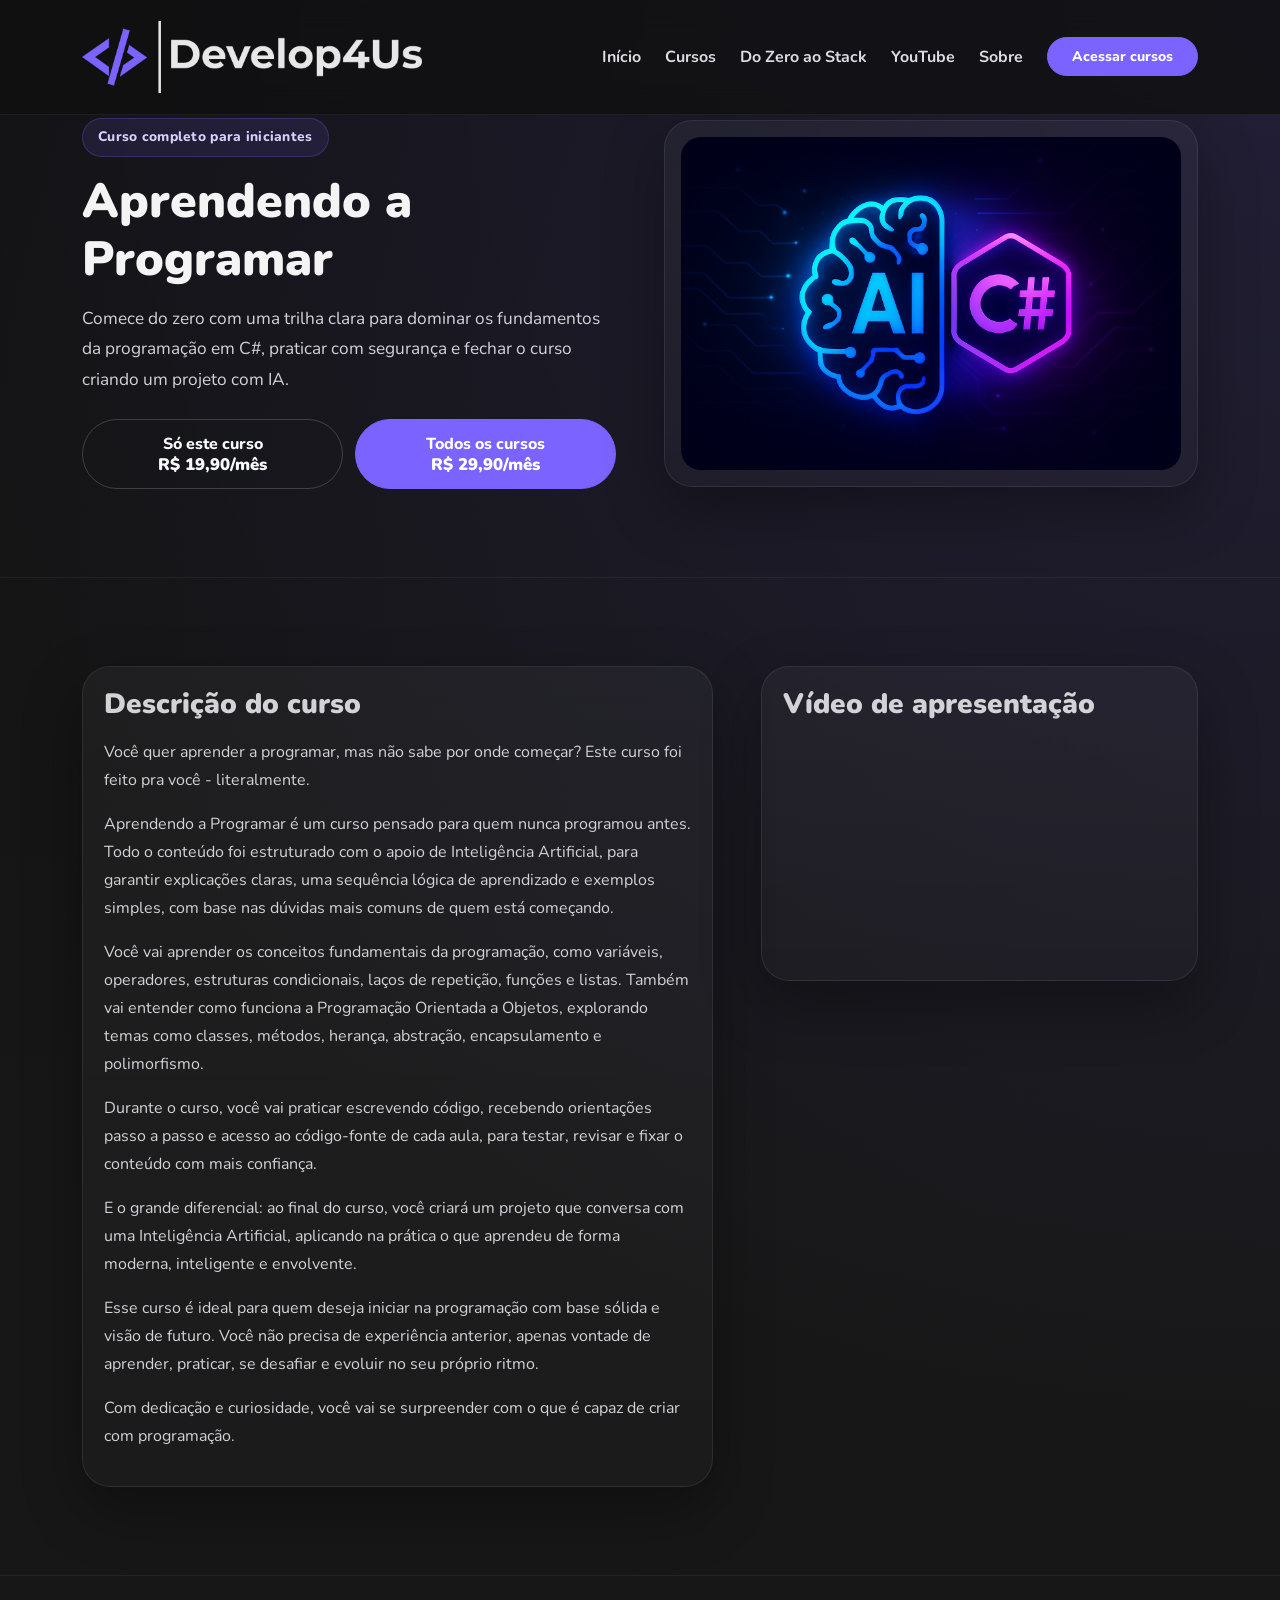
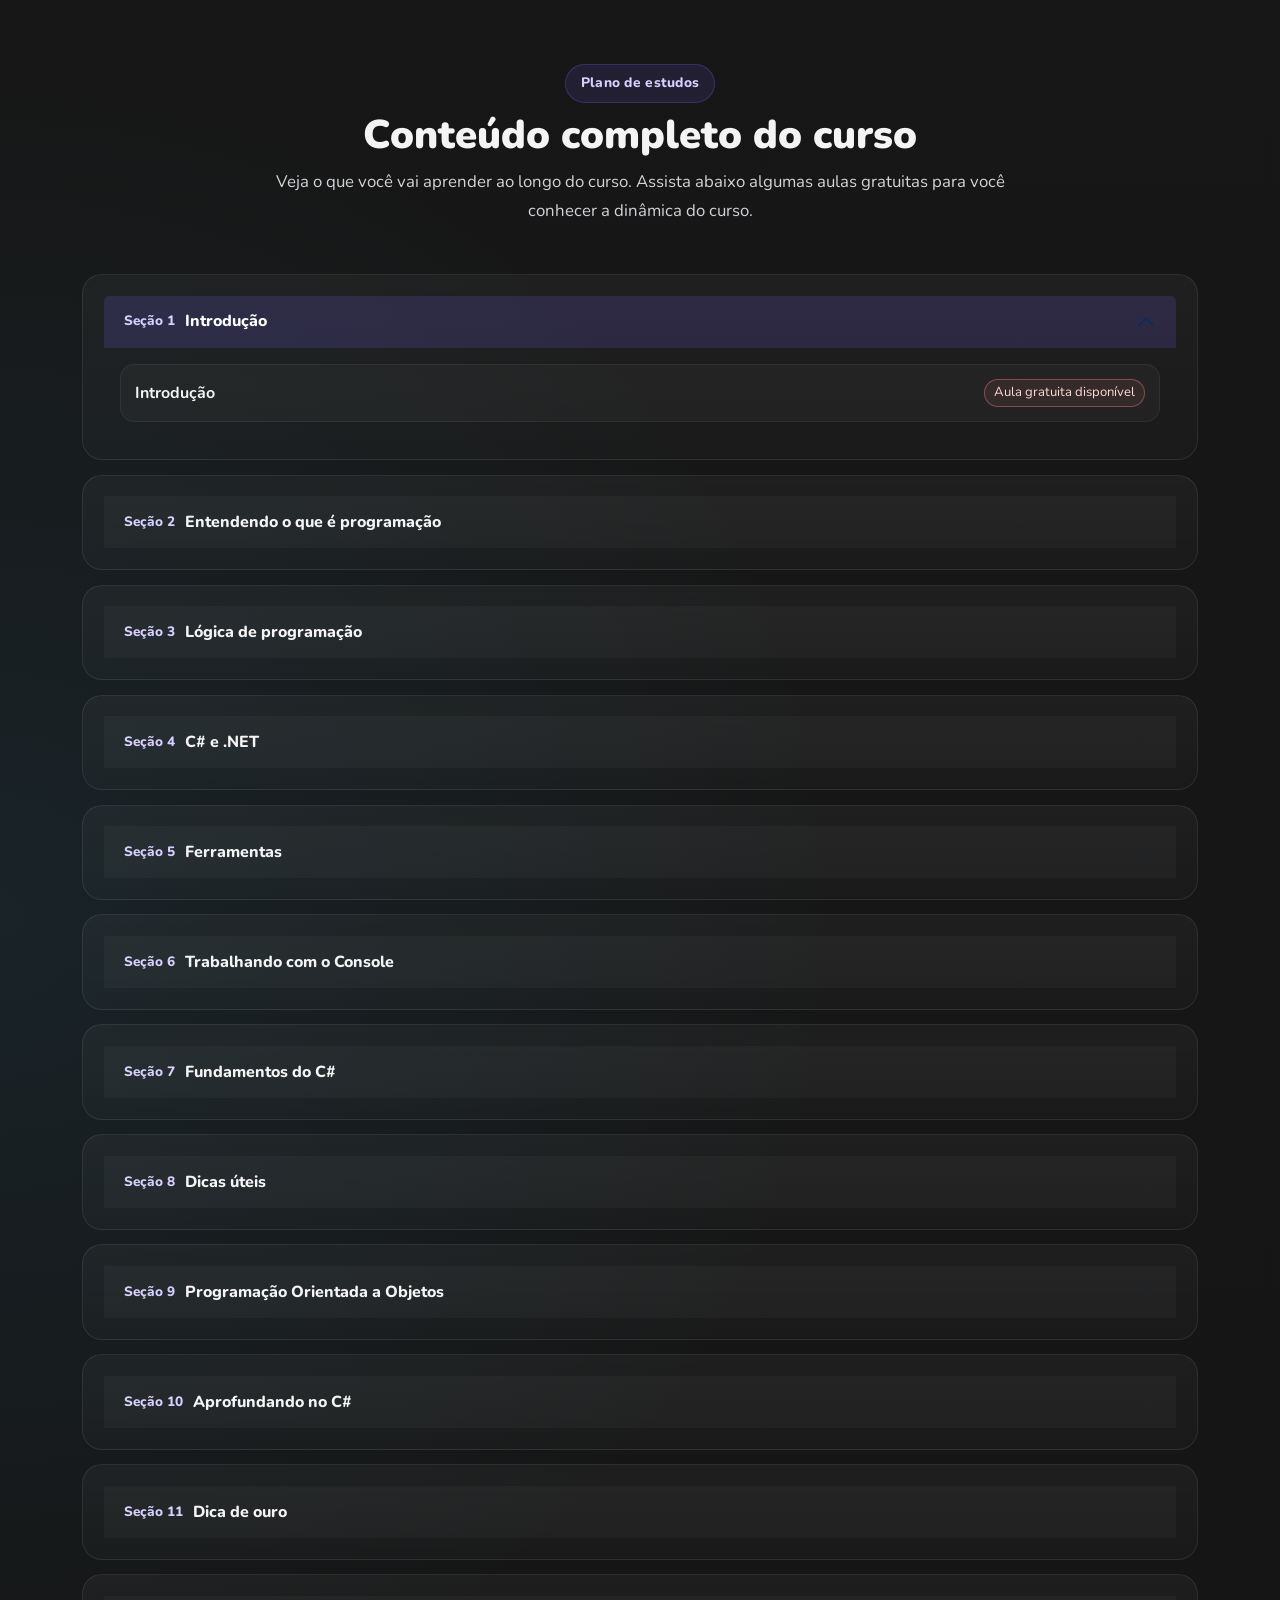
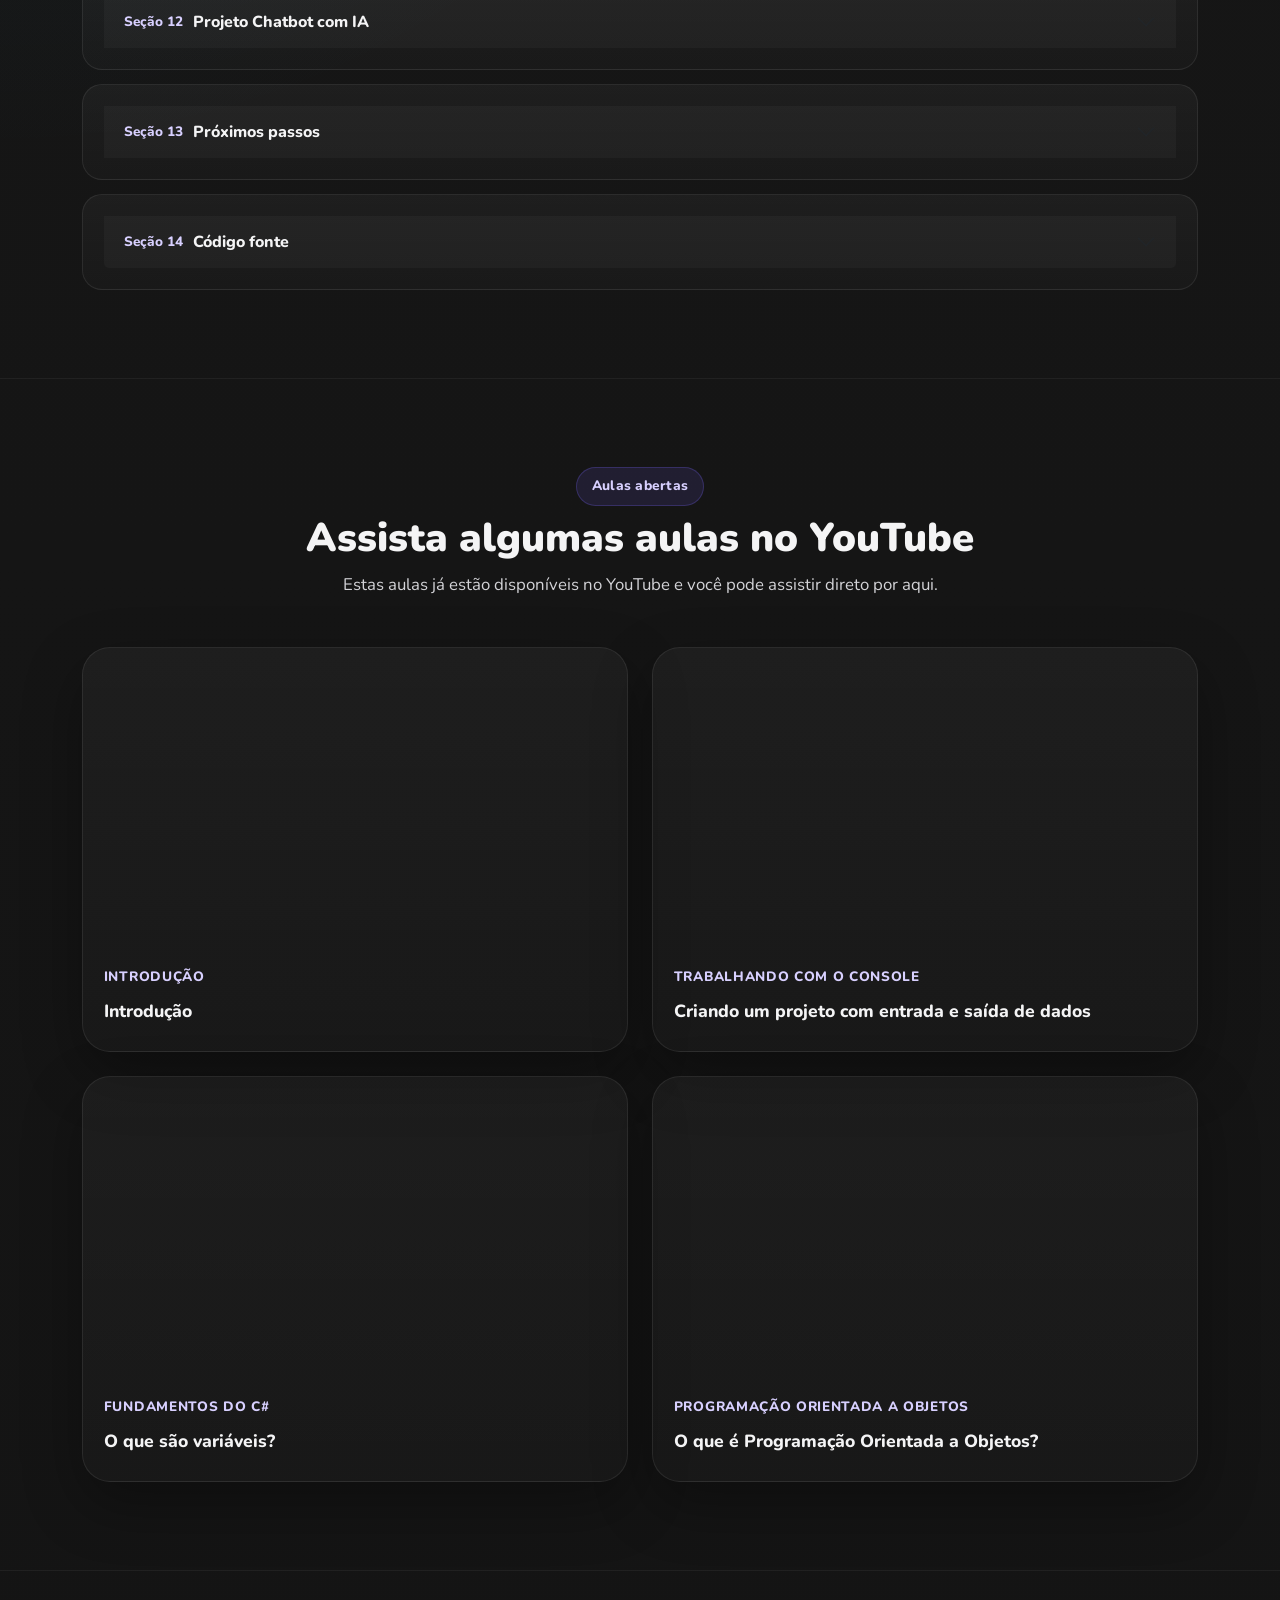
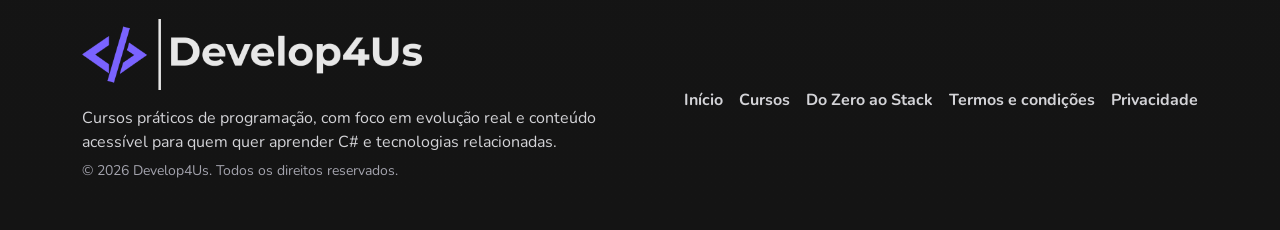
<file: aprendendo-a-programar/index.html>
<!doctype html>
<html lang="pt-BR">
<head>
  <meta charset="utf-8">
  <meta name="viewport" content="width=device-width, initial-scale=1">
  <title>Aprendendo a Programar | Develop4Us</title>
  <meta name="description" content="Curso Aprendendo a Programar: comece do zero com lógica, C#, POO e projeto com IA.">
  <meta name="theme-color" content="#171717">

  <meta property="og:title" content="Aprendendo a Programar | Develop4Us">
  <meta property="og:description" content="Página oficial do curso Aprendendo a Programar com descrição, apresentação e conteúdo completo.">
  <meta property="og:type" content="website">
  <meta property="og:url" content="https://develop4us.com/aprendendo-a-programar">
  <meta property="og:image" content="../assets/img/logo_c1.png">

  <link rel="icon" type="image/png" href="../assets/img/favicon.png">
  <link rel="preconnect" href="https://fonts.googleapis.com">
  <link rel="preconnect" href="https://fonts.gstatic.com" crossorigin>
  <link href="https://fonts.googleapis.com/css2?family=Nunito:wght@400;600;700;800;900&display=swap" rel="stylesheet">
  <link href="https://cdn.jsdelivr.net/npm/bootstrap@5.3.3/dist/css/bootstrap.min.css" rel="stylesheet" integrity="sha384-QWTKZyjpPEjISv5WaRU9OFeRpok6YctnYmDr5pNlyT2bRjXh0JMhjY6hW+ALEwIH" crossorigin="anonymous">
  <link rel="stylesheet" href="https://cdn.jsdelivr.net/npm/bootstrap-icons@1.11.3/font/bootstrap-icons.min.css">
  <link rel="stylesheet" href="../assets/css/site.css">

  <!-- Google Analytics -->
  <!-- Google tag (gtag.js) -->
  <script async src="https://www.googletagmanager.com/gtag/js?id=G-N8VQVEPZ1S"></script>
  <script>
    window.dataLayer = window.dataLayer || [];
    function gtag(){dataLayer.push(arguments);}
    gtag('js', new Date());

    gtag('config', 'G-N8VQVEPZ1S');
  </script>
</head>
<body>
  <div class="site-shell">
    <header>
      <nav class="navbar navbar-expand-lg navbar-dark fixed-top glass-nav" aria-label="Barra principal">
        <div class="container py-2">
          <a class="navbar-brand d-flex align-items-center gap-3" href="../index.html#inicio" aria-label="Voltar para o início">
            <img src="../assets/img/logo.png" alt="Logo da Develop4Us" class="brand-logo">
          </a>
          <button class="navbar-toggler border-0 shadow-none" type="button" data-bs-toggle="collapse" data-bs-target="#mainNav" aria-controls="mainNav" aria-expanded="false" aria-label="Abrir menu">
            <span class="navbar-toggler-icon"></span>
          </button>
          <div class="collapse navbar-collapse" id="mainNav">
            <ul class="navbar-nav ms-auto align-items-lg-center gap-lg-2 mt-3 mt-lg-0">
              <li class="nav-item"><a class="nav-link" href="../index.html#inicio">Início</a></li>
              <li class="nav-item"><a class="nav-link" href="../index.html#cursos">Cursos</a></li>
              <li class="nav-item"><a class="nav-link" href="../index.html#trilha">Do Zero ao Stack</a></li>
              <li class="nav-item"><a class="nav-link" href="../index.html#youtube">YouTube</a></li>
              <li class="nav-item"><a class="nav-link" href="../index.html#sobre">Sobre</a></li>
              <li class="nav-item ms-lg-2"><a class="btn btn-primary btn-sm px-4 py-2" href="https://academy.develop4us.com/pt-br/club/develop4us" target="_blank" rel="noopener noreferrer">Acessar cursos</a></li>
            </ul>
          </div>
        </div>
      </nav>
    </header>

    <main>
      <section class="course-hero section-pad">
        <div class="container">
          <div class="row g-4 g-lg-5 align-items-center">
            <div class="col-12 col-lg-6">
              <span class="eyebrow">Curso completo para iniciantes</span>
              <h1 class="display-5 fw-black mt-3 mb-3">Aprendendo a Programar</h1>
              <p class="hero-copy mb-4">Comece do zero com uma trilha clara para dominar os fundamentos da programação em C#, praticar com segurança e fechar o curso criando um projeto com IA.</p>
              <div class="course-pricing course-pricing-inline justify-content-center">
                <a href="https://pay.hotmart.com/M104665115P" class="btn btn-outline-light flex-fill" target="_blank" rel="noopener noreferrer">Só este curso<br><strong>R$ 19,90/mês</strong></a>
                <a href="https://pay.hotmart.com/E105148294Q" class="btn btn-primary flex-fill" target="_blank" rel="noopener noreferrer">Todos os cursos<br><strong>R$ 29,90/mês</strong></a>
              </div>
            </div>
            <div class="col-12 col-lg-6">
              <div class="course-cover card-surface">
                <img src="../assets/img/logo_c1.png" alt="Capa do curso Aprendendo a Programar" class="course-cover-image">
              </div>
            </div>
          </div>
        </div>
      </section>

      <section class="section-pad section-divider">
        <div class="container">
          <div class="row g-4 g-lg-5">
            <div class="col-12 col-lg-7">
              <div class="card-surface course-description">
                <h2 class="h3 fw-black mb-3">Descrição do curso</h2>
                <div id="courseDescription" class="course-description-content"></div>
              </div>
            </div>
            <div class="col-12 col-lg-5">
              <div class="card-surface course-video-presentation">
                <h2 class="h3 fw-black mb-3">Vídeo de apresentação</h2>
                <div class="ratio ratio-16x9 rounded overflow-hidden">
                  <iframe src="https://www.youtube.com/embed/44EhH_-DKz4" title="Vídeo de apresentação do curso Aprendendo a Programar" frameborder="0" allow="accelerometer; autoplay; clipboard-write; encrypted-media; gyroscope; picture-in-picture; web-share" allowfullscreen></iframe>
                </div>
              </div>
            </div>
          </div>
        </div>
      </section>

      <section id="conteudo" class="section-pad section-divider">
        <div class="container">
          <div class="section-heading text-center mb-5">
            <span class="eyebrow">Plano de estudos</span>
            <h2 class="display-6 fw-black mt-2">Conteúdo completo do curso</h2>
            <p class="section-copy mx-auto">Veja o que você vai aprender ao longo do curso. Assista abaixo algumas aulas gratuitas para você conhecer a dinâmica do curso.</p>
          </div>
          <div id="curriculumList" class="curriculum-list"></div>
        </div>
      </section>

      <section id="aulas-youtube" class="section-pad section-divider">
        <div class="container">
          <div class="section-heading text-center mb-5">
            <span class="eyebrow">Aulas abertas</span>
            <h2 class="display-6 fw-black mt-2">Assista algumas aulas no YouTube</h2>
            <p class="section-copy mx-auto">Estas aulas já estão disponíveis no YouTube e você pode assistir direto por aqui.</p>
          </div>
          <div id="youtubeLessons" class="row g-4"></div>
        </div>
      </section>
    </main>

    <footer class="section-divider py-5">
      <div class="container">
        <div class="row g-4 align-items-center">
          <div class="col-12 col-lg-6 text-center text-lg-start">
            <img src="../assets/img/logo.png" alt="Logo da Develop4Us" class="footer-logo mb-3">
            <p class="mb-1">Cursos práticos de programação, com foco em evolução real e conteúdo acessível para quem quer aprender C# e tecnologias relacionadas.</p>
            <small class="text-secondary">© <span id="currentYear"></span> Develop4Us. Todos os direitos reservados.</small>
          </div>
          <div class="col-12 col-lg-6">
            <div class="footer-links d-flex flex-column flex-sm-row flex-wrap justify-content-center justify-content-lg-end gap-2 gap-sm-3">
              <a href="../index.html#inicio">Início</a>
              <a href="../index.html#cursos">Cursos</a>
              <a href="../index.html#trilha">Do Zero ao Stack</a>
              <a href="../termos.html">Termos e condições</a>
              <a href="../privacidade.html">Privacidade</a>
            </div>
          </div>
        </div>
      </div>
    </footer>
  </div>

  <script>
    window.coursePageData = {
      description: [
        'Você quer aprender a programar, mas não sabe por onde começar? Este curso foi feito pra você - literalmente.',
        'Aprendendo a Programar é um curso pensado para quem nunca programou antes. Todo o conteúdo foi estruturado com o apoio de Inteligência Artificial, para garantir explicações claras, uma sequência lógica de aprendizado e exemplos simples, com base nas dúvidas mais comuns de quem está começando.',
        'Você vai aprender os conceitos fundamentais da programação, como variáveis, operadores, estruturas condicionais, laços de repetição, funções e listas. Também vai entender como funciona a Programação Orientada a Objetos, explorando temas como classes, métodos, herança, abstração, encapsulamento e polimorfismo.',
        'Durante o curso, você vai praticar escrevendo código, recebendo orientações passo a passo e acesso ao código-fonte de cada aula, para testar, revisar e fixar o conteúdo com mais confiança.',
        'E o grande diferencial: ao final do curso, você criará um projeto que conversa com uma Inteligência Artificial, aplicando na prática o que aprendeu de forma moderna, inteligente e envolvente.',
        'Esse curso é ideal para quem deseja iniciar na programação com base sólida e visão de futuro. Você não precisa de experiência anterior, apenas vontade de aprender, praticar, se desafiar e evoluir no seu próprio ritmo.',
        'Com dedicação e curiosidade, você vai se surpreender com o que é capaz de criar com programação.'
      ],
      lessons: [
        { section: 'Introdução', title: 'Introdução', youtube: 'https://youtu.be/5ladXvCIR5Y' },
        { section: 'Entendendo o que é programação', title: 'O que é programação?' },
        { section: 'Entendendo o que é programação', title: 'O que faz um programador?' },
        { section: 'Entendendo o que é programação', title: 'O que são softwares?' },
        { section: 'Entendendo o que é programação', title: 'Como é o funcionamento de um programa?' },
        { section: 'Lógica de programação', title: 'Pensando como um programador' },
        { section: 'Lógica de programação', title: 'O que são algoritmos e como usá-los?' },
        { section: 'C# e .NET', title: 'O que é C#?' },
        { section: 'C# e .NET', title: 'O que é .NET?' },
        { section: 'Ferramentas', title: 'O que é uma IDE?' },
        { section: 'Ferramentas', title: 'Instalação do VS Code' },
        { section: 'Ferramentas', title: 'Instalação do kit de ferramentas do C#' },
        { section: 'Ferramentas', title: 'Instalação do .NET' },
        { section: 'Ferramentas', title: 'Meu primeiro app de Console' },
        { section: 'Ferramentas', title: 'Meu primeiro app Web' },
        { section: 'Ferramentas', title: 'Meu primeiro app para Windows' },
        { section: 'Trabalhando com o Console', title: 'Criando um projeto com entrada e saída de dados', youtube: 'https://youtu.be/Va6NUKObylQ' },
        { section: 'Fundamentos do C#', title: 'O que são variáveis?', youtube: 'https://youtu.be/ct6WzISPlgQ' },
        { section: 'Fundamentos do C#', title: 'Criando minhas primeiras variáveis' },
        { section: 'Fundamentos do C#', title: 'O que são operadores?' },
        { section: 'Fundamentos do C#', title: 'Usando os operadores aritméticos' },
        { section: 'Fundamentos do C#', title: 'Trabalhando com operadores de comparação e lógicos' },
        { section: 'Fundamentos do C#', title: 'O que são estruturas condicionais e laços de repetição?' },
        { section: 'Fundamentos do C#', title: 'Aplicando o if-else na prática' },
        { section: 'Fundamentos do C#', title: 'Usando o switch-case' },
        { section: 'Fundamentos do C#', title: 'Laços de repetição: for' },
        { section: 'Fundamentos do C#', title: 'Laços de repetição: while' },
        { section: 'Fundamentos do C#', title: 'Laços de repetição: do-while' },
        { section: 'Fundamentos do C#', title: 'Trabalhando com arrays' },
        { section: 'Fundamentos do C#', title: 'Trabalhando com listas' },
        { section: 'Fundamentos do C#', title: 'Laços de repetição: foreach' },
        { section: 'Fundamentos do C#', title: 'O que são funções ou métodos?' },
        { section: 'Fundamentos do C#', title: 'Criando métodos simples' },
        { section: 'Fundamentos do C#', title: 'Criando métodos com parâmetros' },
        { section: 'Fundamentos do C#', title: 'Criando métodos com retorno' },
        { section: 'Dicas úteis', title: 'Dica: Criando projetos pelo Solution Explorer' },
        { section: 'Dicas úteis', title: 'Dica: Aprendendo a depurar o código' },
        { section: 'Programação Orientada a Objetos', title: 'O que é Programação Orientada a Objetos?', youtube: 'https://youtu.be/pikRvl3avoI' },
        { section: 'Programação Orientada a Objetos', title: 'O que são classes e objetos?' },
        { section: 'Programação Orientada a Objetos', title: 'Criando classes' },
        { section: 'Programação Orientada a Objetos', title: 'Criando classes em arquivos diferentes' },
        { section: 'Programação Orientada a Objetos', title: 'Criando e usando construtores' },
        { section: 'Programação Orientada a Objetos', title: 'Encapsulamento e modificadores de acesso' },
        { section: 'Programação Orientada a Objetos', title: 'Aplicando encapsulamento no código' },
        { section: 'Programação Orientada a Objetos', title: 'Criando métodos com sobrecarga' },
        { section: 'Programação Orientada a Objetos', title: 'O que são abstração e interfaces?' },
        { section: 'Programação Orientada a Objetos', title: 'Usando abstração e interfaces na prática' },
        { section: 'Programação Orientada a Objetos', title: 'Criando classes abstratas' },
        { section: 'Programação Orientada a Objetos', title: 'O que é herança?' },
        { section: 'Programação Orientada a Objetos', title: 'Exemplo de herança' },
        { section: 'Programação Orientada a Objetos', title: 'O que é polimorfismo?' },
        { section: 'Programação Orientada a Objetos', title: 'Exemplo de polimorfismo' },
        { section: 'Aprofundando no C#', title: 'Var, constantes e variáveis estáticas' },
        { section: 'Aprofundando no C#', title: 'Propriedades e campos em classes' },
        { section: 'Aprofundando no C#', title: 'Programando com LINQ' },
        { section: 'Aprofundando no C#', title: 'Lidando com as exceções' },
        { section: 'Aprofundando no C#', title: 'Aprendendo a manipular arquivos e streams' },
        { section: 'Aprofundando no C#', title: 'Aprendendo programação assíncrona' },
        { section: 'Dica de ouro', title: 'Dica: Usando o GitHub Copilot' },
        { section: 'Projeto Chatbot com IA', title: 'Criando um chatbot usando IA' },
        { section: 'Próximos passos', title: 'Qual caminho seguir na programação?' },
        { section: 'Código fonte', title: 'Código fonte' }
      ]
    };
  </script>
  <script src="https://cdn.jsdelivr.net/npm/bootstrap@5.3.3/dist/js/bootstrap.bundle.min.js" integrity="sha384-YvpcrYf0tY3lHB60NNkmXc5s9fDVZLESaAA55NDzOxhy9GkcIdslK1eN7N6jIeHz" crossorigin="anonymous"></script>
  <script src="../assets/js/site.js"></script>
  <script src="../assets/js/course-page.js"></script>
</body>
</html>
</file>
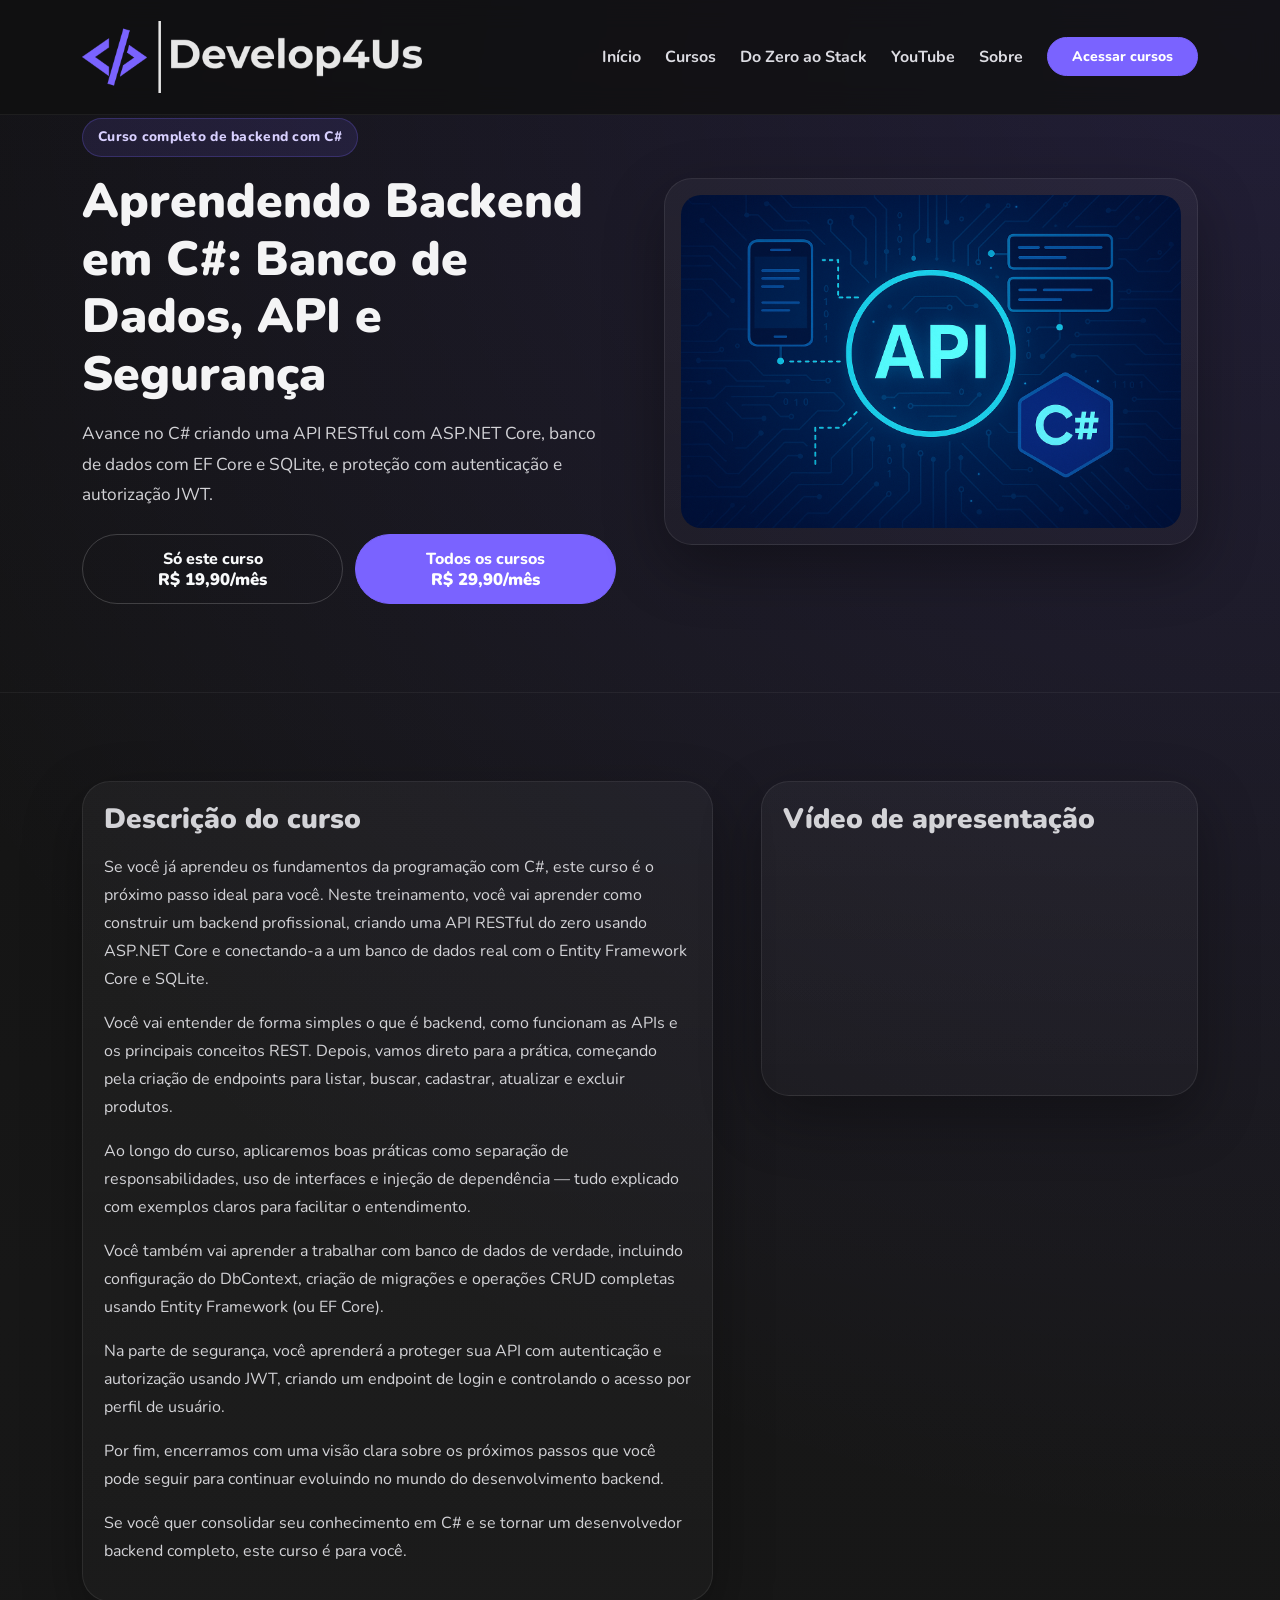
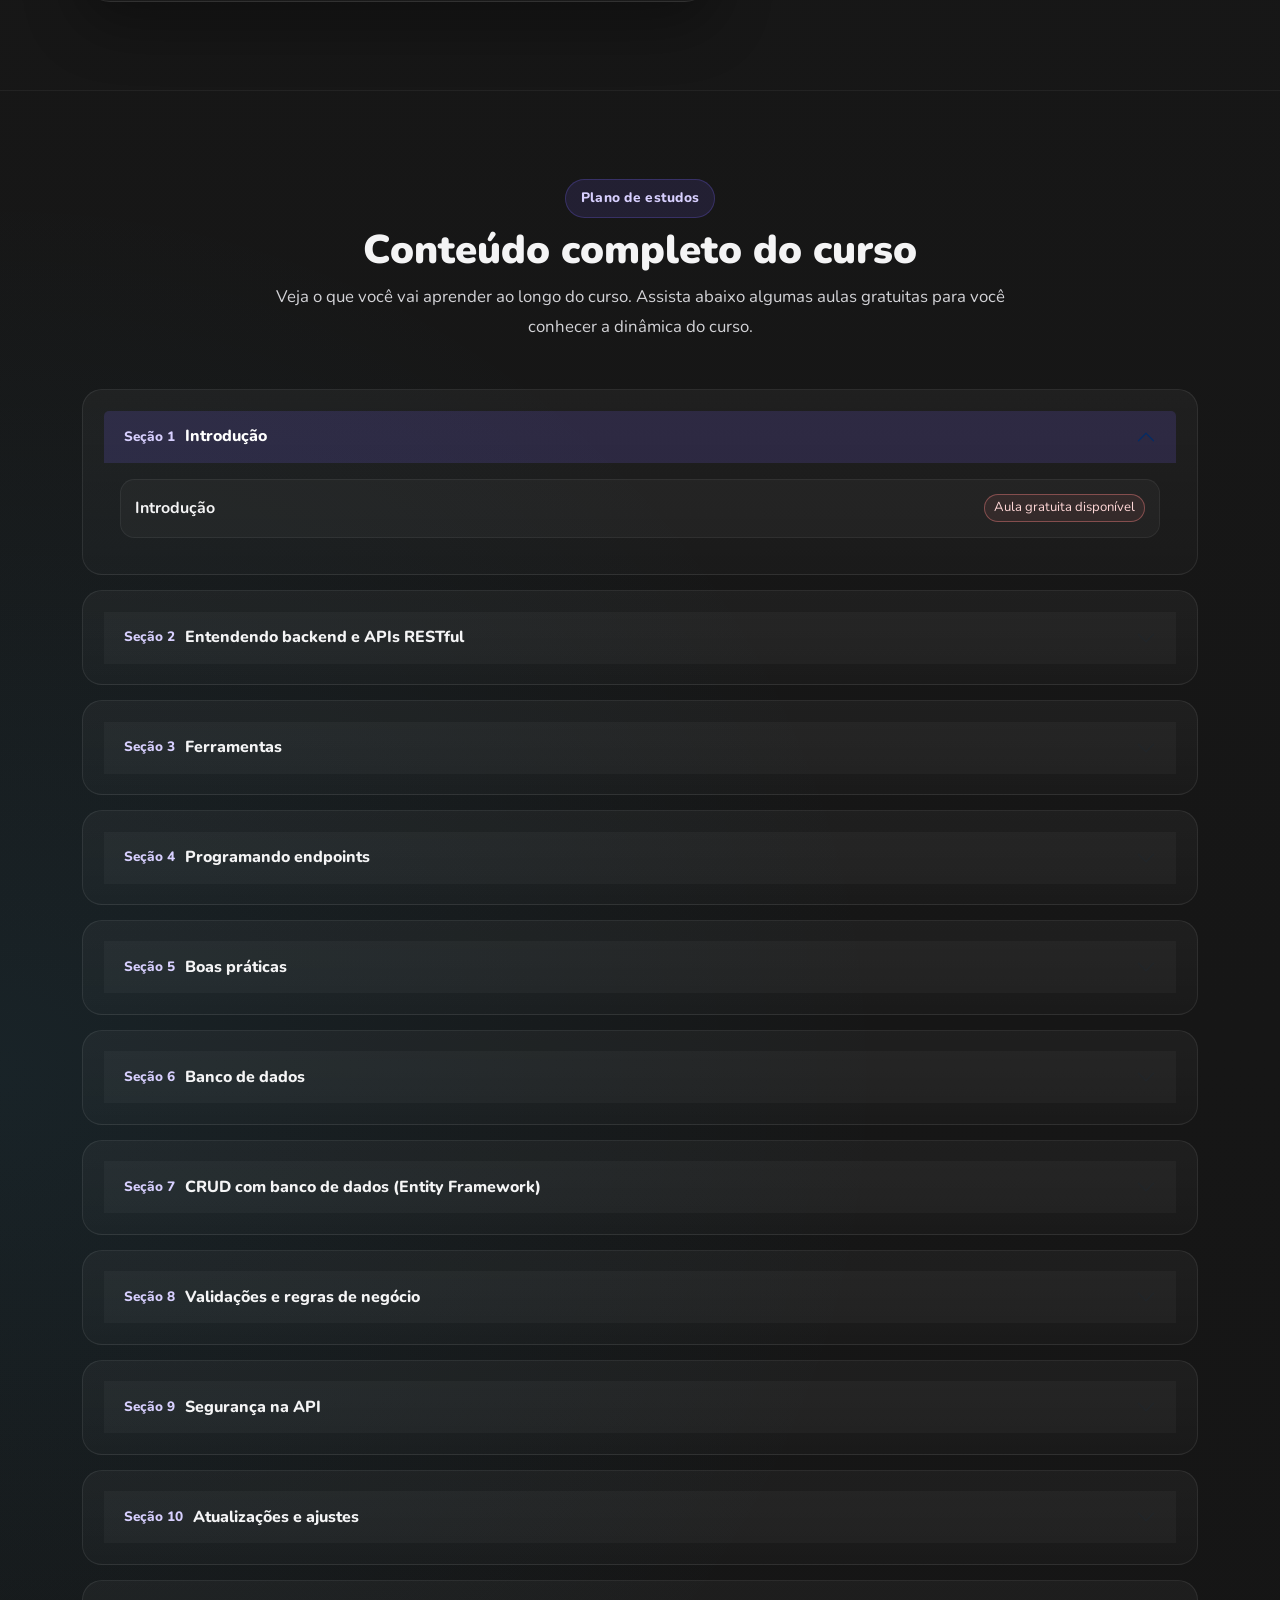
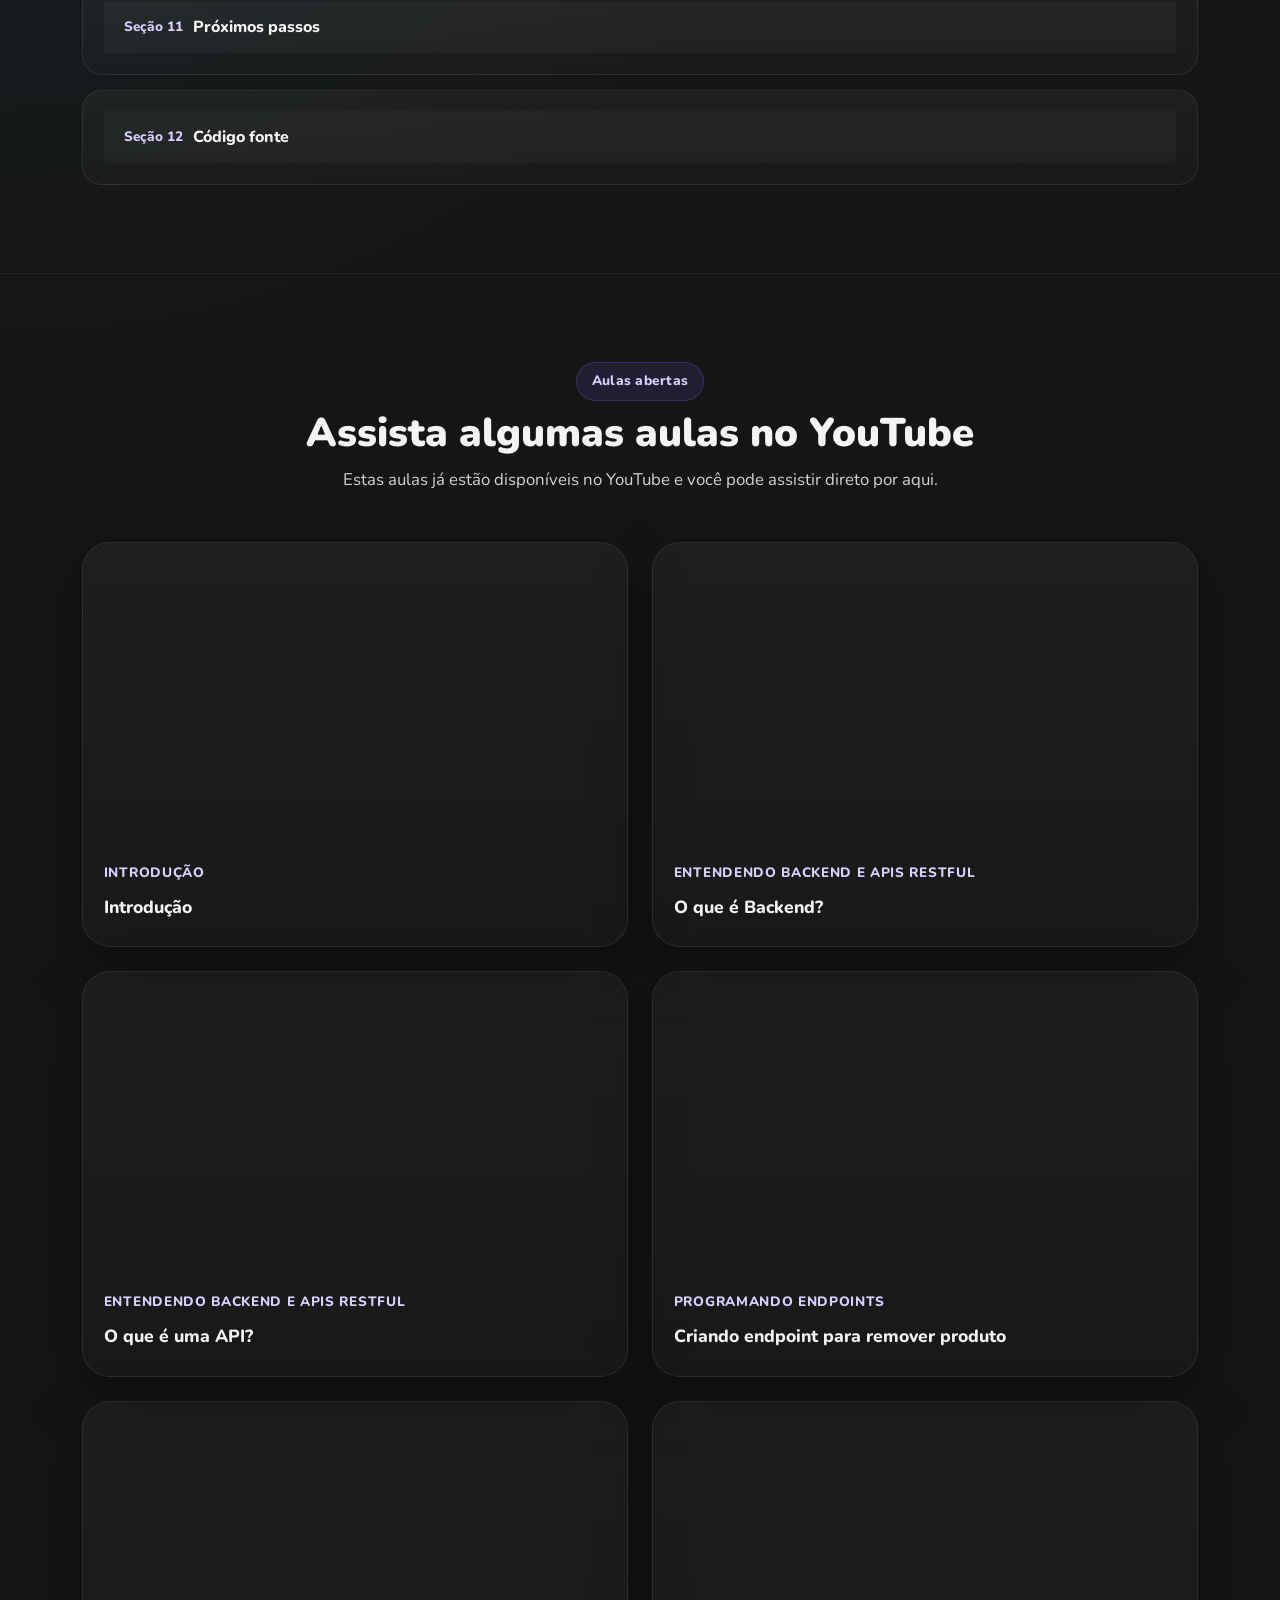
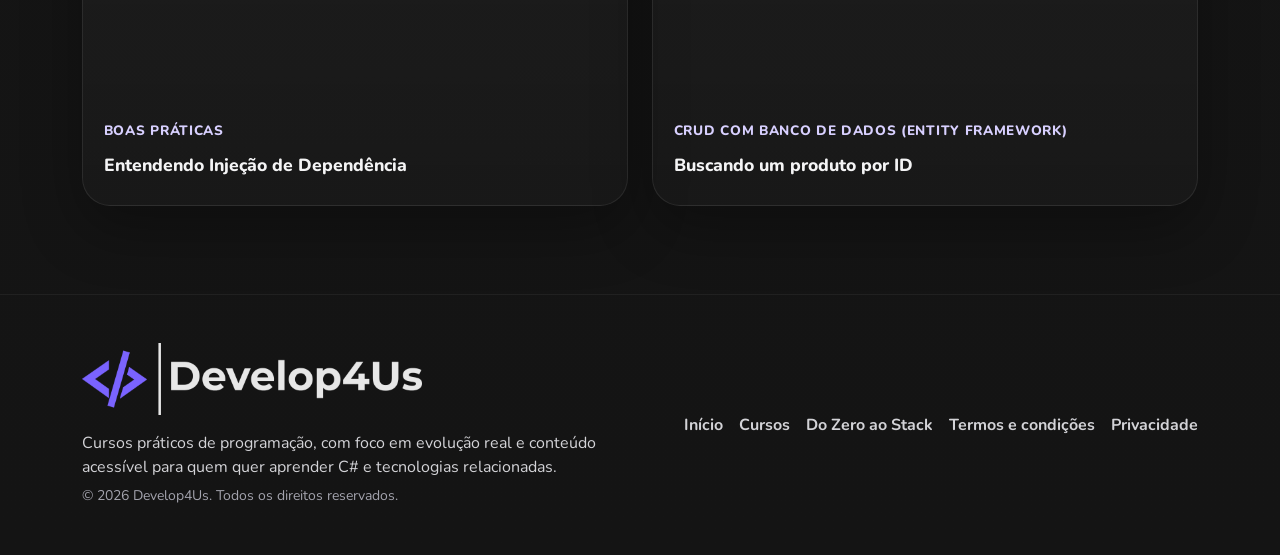
<file: aprendendo-backend-em-c-sharp/index.html>
<!doctype html>
<html lang="pt-BR">
<head>
  <meta charset="utf-8">
  <meta name="viewport" content="width=device-width, initial-scale=1">
  <title>Aprendendo Backend em C#: Banco de Dados, API e Segurança | Develop4Us</title>
  <meta name="description" content="Curso Aprendendo Backend em C#: construa APIs RESTful com ASP.NET Core, EF Core, SQLite e segurança com JWT.">
  <meta name="theme-color" content="#171717">

  <meta property="og:title" content="Aprendendo Backend em C#: Banco de Dados, API e Segurança | Develop4Us">
  <meta property="og:description" content="Página oficial do curso Aprendendo Backend em C# com descrição, apresentação e conteúdo completo.">
  <meta property="og:type" content="website">
  <meta property="og:url" content="https://develop4us.com/aprendendo-backend-em-c-sharp">
  <meta property="og:image" content="../assets/img/logo_c2.png">

  <link rel="icon" type="image/png" href="../assets/img/favicon.png">
  <link rel="preconnect" href="https://fonts.googleapis.com">
  <link rel="preconnect" href="https://fonts.gstatic.com" crossorigin>
  <link href="https://fonts.googleapis.com/css2?family=Nunito:wght@400;600;700;800;900&display=swap" rel="stylesheet">
  <link href="https://cdn.jsdelivr.net/npm/bootstrap@5.3.3/dist/css/bootstrap.min.css" rel="stylesheet" integrity="sha384-QWTKZyjpPEjISv5WaRU9OFeRpok6YctnYmDr5pNlyT2bRjXh0JMhjY6hW+ALEwIH" crossorigin="anonymous">
  <link rel="stylesheet" href="https://cdn.jsdelivr.net/npm/bootstrap-icons@1.11.3/font/bootstrap-icons.min.css">
  <link rel="stylesheet" href="../assets/css/site.css">

  <!-- Google Analytics -->
  <!-- Google tag (gtag.js) -->
  <script async src="https://www.googletagmanager.com/gtag/js?id=G-N8VQVEPZ1S"></script>
  <script>
    window.dataLayer = window.dataLayer || [];
    function gtag(){dataLayer.push(arguments);}
    gtag('js', new Date());

    gtag('config', 'G-N8VQVEPZ1S');
  </script>
</head>
<body>
  <div class="site-shell">
    <header>
      <nav class="navbar navbar-expand-lg navbar-dark fixed-top glass-nav" aria-label="Barra principal">
        <div class="container py-2">
          <a class="navbar-brand d-flex align-items-center gap-3" href="../index.html#inicio" aria-label="Voltar para o início">
            <img src="../assets/img/logo.png" alt="Logo da Develop4Us" class="brand-logo">
          </a>
          <button class="navbar-toggler border-0 shadow-none" type="button" data-bs-toggle="collapse" data-bs-target="#mainNav" aria-controls="mainNav" aria-expanded="false" aria-label="Abrir menu">
            <span class="navbar-toggler-icon"></span>
          </button>
          <div class="collapse navbar-collapse" id="mainNav">
            <ul class="navbar-nav ms-auto align-items-lg-center gap-lg-2 mt-3 mt-lg-0">
              <li class="nav-item"><a class="nav-link" href="../index.html#inicio">Início</a></li>
              <li class="nav-item"><a class="nav-link" href="../index.html#cursos">Cursos</a></li>
              <li class="nav-item"><a class="nav-link" href="../index.html#trilha">Do Zero ao Stack</a></li>
              <li class="nav-item"><a class="nav-link" href="../index.html#youtube">YouTube</a></li>
              <li class="nav-item"><a class="nav-link" href="../index.html#sobre">Sobre</a></li>
              <li class="nav-item ms-lg-2"><a class="btn btn-primary btn-sm px-4 py-2" href="https://academy.develop4us.com/pt-br/club/develop4us" target="_blank" rel="noopener noreferrer">Acessar cursos</a></li>
            </ul>
          </div>
        </div>
      </nav>
    </header>

    <main>
      <section class="course-hero section-pad">
        <div class="container">
          <div class="row g-4 g-lg-5 align-items-center">
            <div class="col-12 col-lg-6">
              <span class="eyebrow">Curso completo de backend com C#</span>
              <h1 class="display-5 fw-black mt-3 mb-3">Aprendendo Backend em C#: Banco de Dados, API e Segurança</h1>
              <p class="hero-copy mb-4">Avance no C# criando uma API RESTful com ASP.NET Core, banco de dados com EF Core e SQLite, e proteção com autenticação e autorização JWT.</p>
              <div class="course-pricing course-pricing-inline justify-content-center">
                <a href="https://pay.hotmart.com/W104980548Y" class="btn btn-outline-light flex-fill" target="_blank" rel="noopener noreferrer">Só este curso<br><strong>R$ 19,90/mês</strong></a>
                <a href="https://pay.hotmart.com/E105148294Q" class="btn btn-primary flex-fill" target="_blank" rel="noopener noreferrer">Todos os cursos<br><strong>R$ 29,90/mês</strong></a>
              </div>
            </div>
            <div class="col-12 col-lg-6">
              <div class="course-cover card-surface">
                <img src="../assets/img/logo_c2.png" alt="Capa do curso Aprendendo Backend em C#: Banco de Dados, API e Segurança" class="course-cover-image">
              </div>
            </div>
          </div>
        </div>
      </section>

      <section class="section-pad section-divider">
        <div class="container">
          <div class="row g-4 g-lg-5">
            <div class="col-12 col-lg-7">
              <div class="card-surface course-description">
                <h2 class="h3 fw-black mb-3">Descrição do curso</h2>
                <div id="courseDescription" class="course-description-content"></div>
              </div>
            </div>
            <div class="col-12 col-lg-5">
              <div class="card-surface course-video-presentation">
                <h2 class="h3 fw-black mb-3">Vídeo de apresentação</h2>
                <div class="ratio ratio-16x9 rounded overflow-hidden">
                  <iframe src="https://www.youtube.com/embed/WlIqNqLHCUg" title="Vídeo de apresentação do curso Aprendendo Backend em C#: Banco de Dados, API e Segurança" frameborder="0" allow="accelerometer; autoplay; clipboard-write; encrypted-media; gyroscope; picture-in-picture; web-share" allowfullscreen></iframe>
                </div>
              </div>
            </div>
          </div>
        </div>
      </section>

      <section id="conteudo" class="section-pad section-divider">
        <div class="container">
          <div class="section-heading text-center mb-5">
            <span class="eyebrow">Plano de estudos</span>
            <h2 class="display-6 fw-black mt-2">Conteúdo completo do curso</h2>
            <p class="section-copy mx-auto">Veja o que você vai aprender ao longo do curso. Assista abaixo algumas aulas gratuitas para você conhecer a dinâmica do curso.</p>
          </div>
          <div id="curriculumList" class="curriculum-list"></div>
        </div>
      </section>

      <section id="aulas-youtube" class="section-pad section-divider">
        <div class="container">
          <div class="section-heading text-center mb-5">
            <span class="eyebrow">Aulas abertas</span>
            <h2 class="display-6 fw-black mt-2">Assista algumas aulas no YouTube</h2>
            <p class="section-copy mx-auto">Estas aulas já estão disponíveis no YouTube e você pode assistir direto por aqui.</p>
          </div>
          <div id="youtubeLessons" class="row g-4"></div>
        </div>
      </section>
    </main>

    <footer class="section-divider py-5">
      <div class="container">
        <div class="row g-4 align-items-center">
          <div class="col-12 col-lg-6 text-center text-lg-start">
            <img src="../assets/img/logo.png" alt="Logo da Develop4Us" class="footer-logo mb-3">
            <p class="mb-1">Cursos práticos de programação, com foco em evolução real e conteúdo acessível para quem quer aprender C# e tecnologias relacionadas.</p>
            <small class="text-secondary">© <span id="currentYear"></span> Develop4Us. Todos os direitos reservados.</small>
          </div>
          <div class="col-12 col-lg-6">
            <div class="footer-links d-flex flex-column flex-sm-row flex-wrap justify-content-center justify-content-lg-end gap-2 gap-sm-3">
              <a href="../index.html#inicio">Início</a>
              <a href="../index.html#cursos">Cursos</a>
              <a href="../index.html#trilha">Do Zero ao Stack</a>
              <a href="../termos.html">Termos e condições</a>
              <a href="../privacidade.html">Privacidade</a>
            </div>
          </div>
        </div>
      </div>
    </footer>
  </div>

  <script>
    window.coursePageData = {
      description: [
        'Se você já aprendeu os fundamentos da programação com C#, este curso é o próximo passo ideal para você. Neste treinamento, você vai aprender como construir um backend profissional, criando uma API RESTful do zero usando ASP.NET Core e conectando-a a um banco de dados real com o Entity Framework Core e SQLite.',
        'Você vai entender de forma simples o que é backend, como funcionam as APIs e os principais conceitos REST. Depois, vamos direto para a prática, começando pela criação de endpoints para listar, buscar, cadastrar, atualizar e excluir produtos.',
        'Ao longo do curso, aplicaremos boas práticas como separação de responsabilidades, uso de interfaces e injeção de dependência — tudo explicado com exemplos claros para facilitar o entendimento.',
        'Você também vai aprender a trabalhar com banco de dados de verdade, incluindo configuração do DbContext, criação de migrações e operações CRUD completas usando Entity Framework (ou EF Core).',
        'Na parte de segurança, você aprenderá a proteger sua API com autenticação e autorização usando JWT, criando um endpoint de login e controlando o acesso por perfil de usuário.',
        'Por fim, encerramos com uma visão clara sobre os próximos passos que você pode seguir para continuar evoluindo no mundo do desenvolvimento backend.',
        'Se você quer consolidar seu conhecimento em C# e se tornar um desenvolvedor backend completo, este curso é para você.'
      ],
      lessons: [
        { section: 'Introdução', title: 'Introdução', youtube: 'https://youtu.be/GBhgKj8dXQE' },
        { section: 'Entendendo backend e APIs RESTful', title: 'O que é Backend?', youtube: 'https://youtu.be/SnbsVc_PAxI' },
        { section: 'Entendendo backend e APIs RESTful', title: 'O que é uma API?', youtube: 'https://youtu.be/-yW75Wqumak' },
        { section: 'Entendendo backend e APIs RESTful', title: 'Conceitos REST no dia a dia' },
        { section: 'Ferramentas', title: 'Instalação do VS Code' },
        { section: 'Ferramentas', title: 'Instalação do kit de ferramentas do C#' },
        { section: 'Ferramentas', title: 'Instalação do .NET' },
        { section: 'Programando endpoints', title: 'Criando o projeto do curso' },
        { section: 'Programando endpoints', title: 'Configurando Swagger no projeto' },
        { section: 'Programando endpoints', title: 'Criando endpoint para listar produtos' },
        { section: 'Programando endpoints', title: 'Criando endpoint para buscar produto por ID' },
        { section: 'Programando endpoints', title: 'Criando endpoint para inserir produto' },
        { section: 'Programando endpoints', title: 'Criando endpoint para atualizar produto' },
        { section: 'Programando endpoints', title: 'Criando endpoint para remover produto', youtube: 'https://youtu.be/ebkvtQMx7ww' },
        { section: 'Programando endpoints', title: 'Trabalhando com Controllers' },
        { section: 'Programando endpoints', title: 'Adicionando os métodos post, put e delete no Controller' },
        { section: 'Boas práticas', title: 'Separando responsabilidades: criando Service para Produtos' },
        { section: 'Boas práticas', title: 'Usando interfaces: criando a interface IProdutosService' },
        { section: 'Boas práticas', title: 'Entendendo Injeção de Dependência', youtube: 'https://youtu.be/mtLNZI56HeQ' },
        { section: 'Banco de dados', title: 'O que é um banco de dados?' },
        { section: 'Banco de dados', title: 'Instalando o Entity Framework' },
        { section: 'Banco de dados', title: 'Configurando o DbContext para SQLite' },
        { section: 'Banco de dados', title: 'Criando as migrações e gerando o banco de dados' },
        { section: 'CRUD com banco de dados (Entity Framework)', title: 'Inserindo produto no banco de dados' },
        { section: 'CRUD com banco de dados (Entity Framework)', title: 'Listando todos os produtos' },
        { section: 'CRUD com banco de dados (Entity Framework)', title: 'Buscando um produto por ID', youtube: 'https://youtu.be/jSA2IyuJXQc' },
        { section: 'CRUD com banco de dados (Entity Framework)', title: 'Atualizando um produto' },
        { section: 'CRUD com banco de dados (Entity Framework)', title: 'Removendo um produto' },
        { section: 'Validações e regras de negócio', title: 'Validação de dados com DataAnnotations' },
        { section: 'Validações e regras de negócio', title: 'Implementando regras de negócio' },
        { section: 'Segurança na API', title: 'Por que proteger uma API?' },
        { section: 'Segurança na API', title: 'Entendendo autenticação e autorização' },
        { section: 'Segurança na API', title: 'Instalando e configurando o JWT' },
        { section: 'Segurança na API', title: 'Criando o endpoint de Login' },
        { section: 'Segurança na API', title: 'Configurando o Swagger para aceitar tokens JWT' },
        { section: 'Segurança na API', title: 'Implementando autenticação JWT' },
        { section: 'Segurança na API', title: 'Implementando autorização JWT' },
        { section: 'Segurança na API', title: 'Ajustes finais e análise da nossa API' },
        { section: 'Atualizações e ajustes', title: 'Atualização para a versão 10 do .NET' },
        { section: 'Próximos passos', title: 'Próximos passos para evolução no backend' },
        { section: 'Código fonte', title: 'Código fonte com a versão 9 do .NET' },
        { section: 'Código fonte', title: 'Código fonte com a versão 10 do .NET' }
      ]
    };
  </script>
  <script src="https://cdn.jsdelivr.net/npm/bootstrap@5.3.3/dist/js/bootstrap.bundle.min.js" integrity="sha384-YvpcrYf0tY3lHB60NNkmXc5s9fDVZLESaAA55NDzOxhy9GkcIdslK1eN7N6jIeHz" crossorigin="anonymous"></script>
  <script src="../assets/js/site.js"></script>
  <script src="../assets/js/course-page.js"></script>
</body>
</html>
</file>
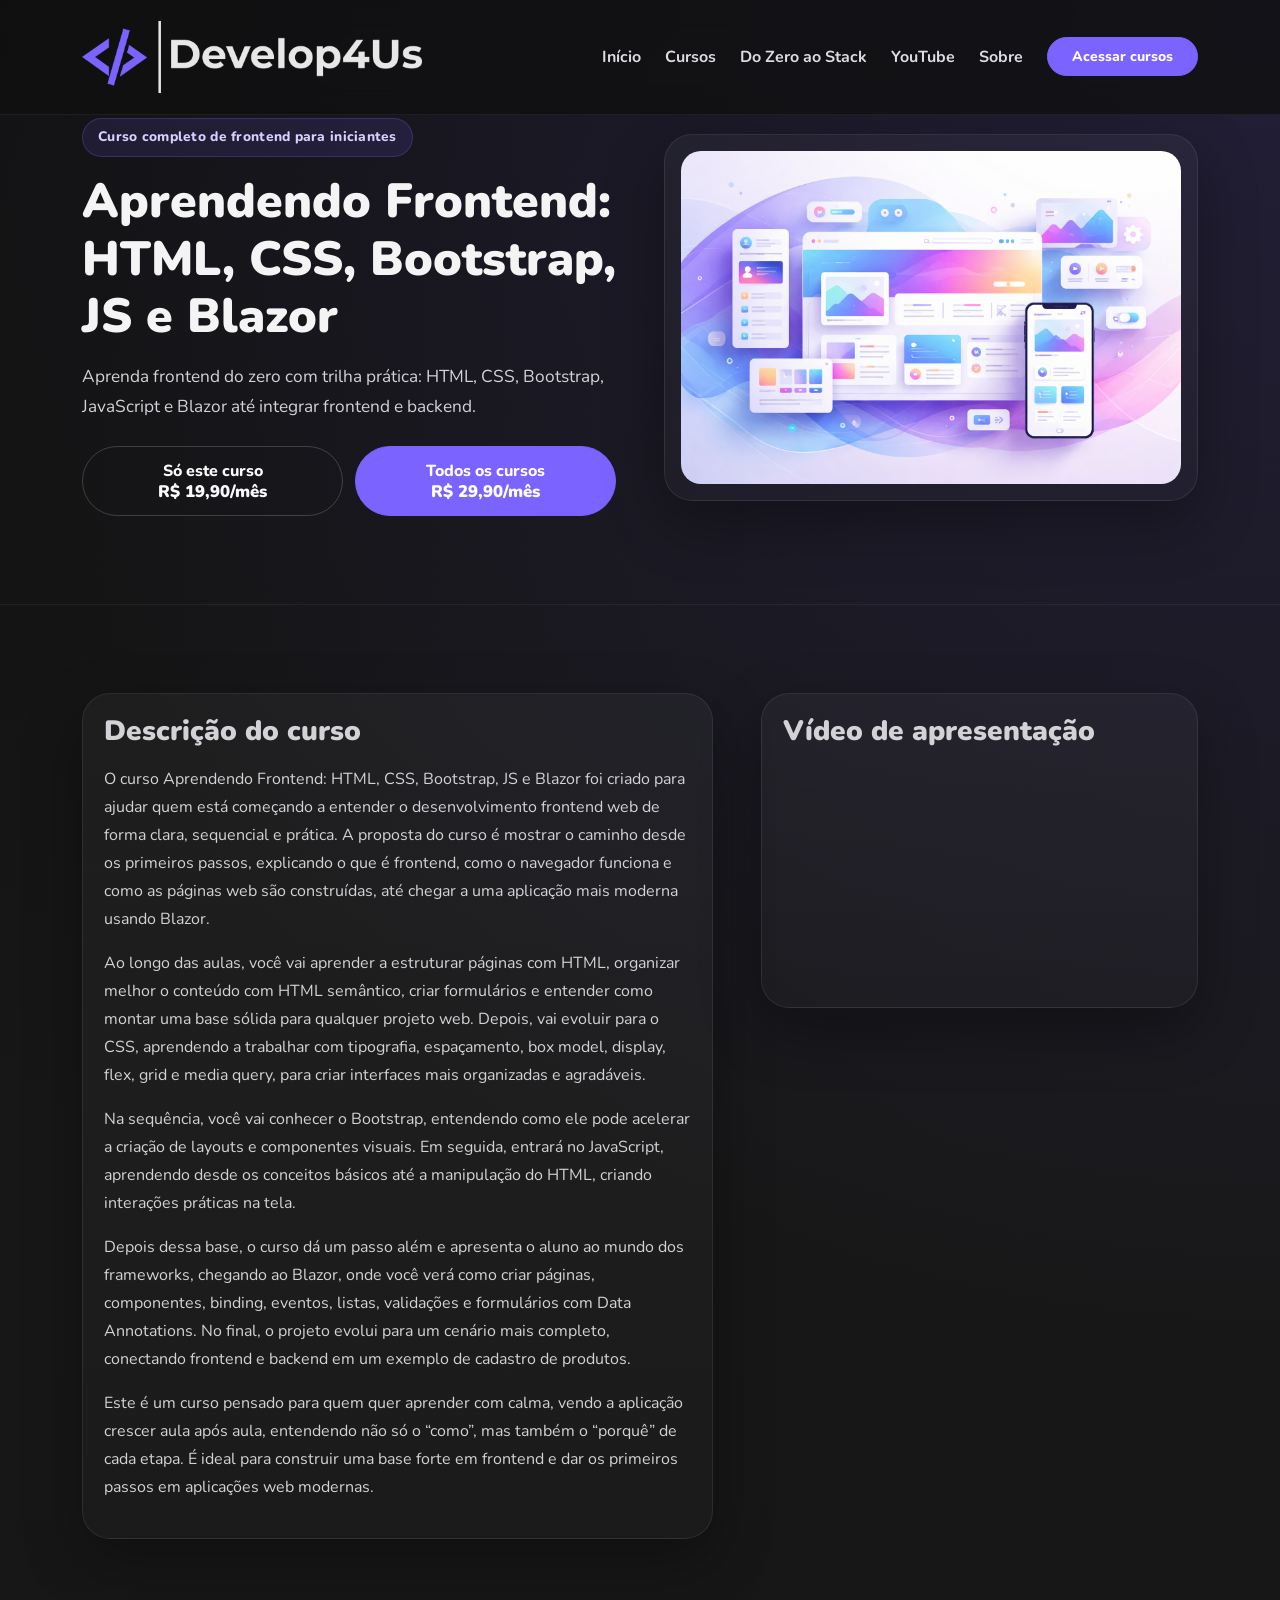
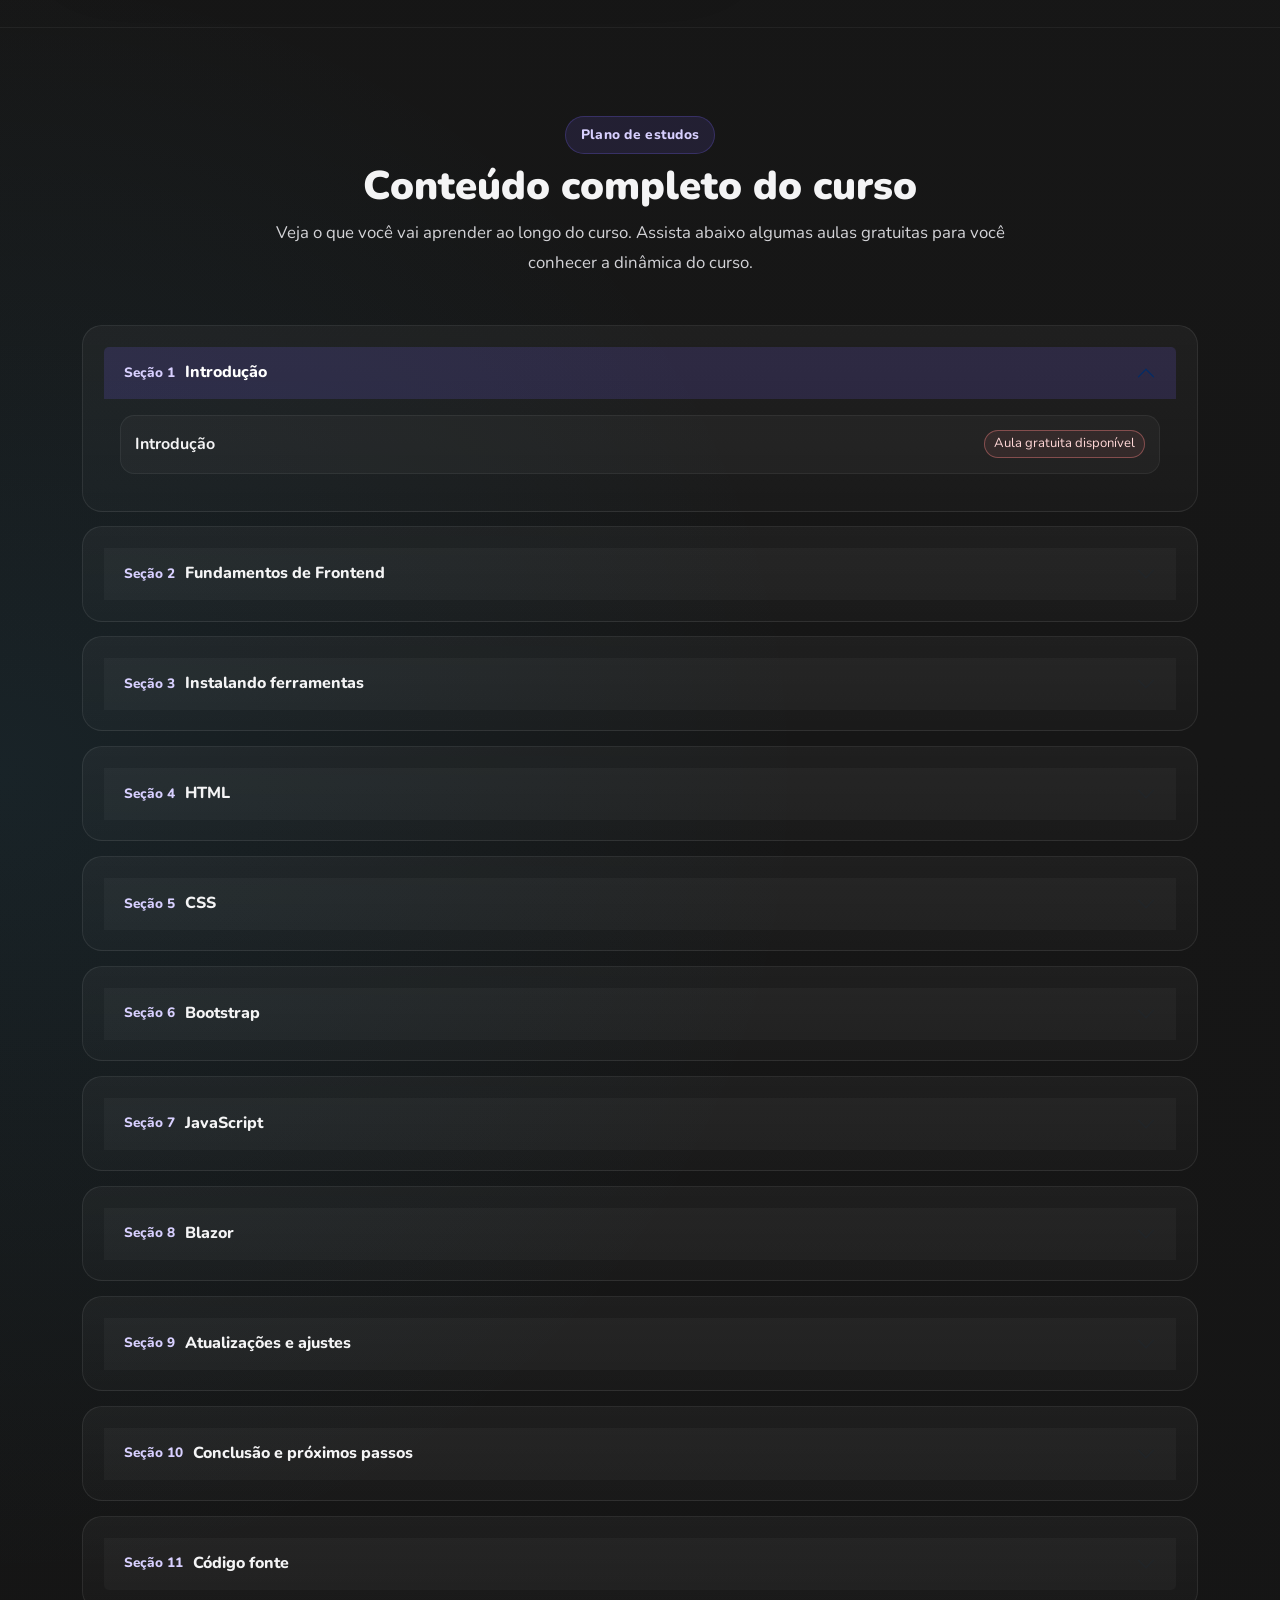
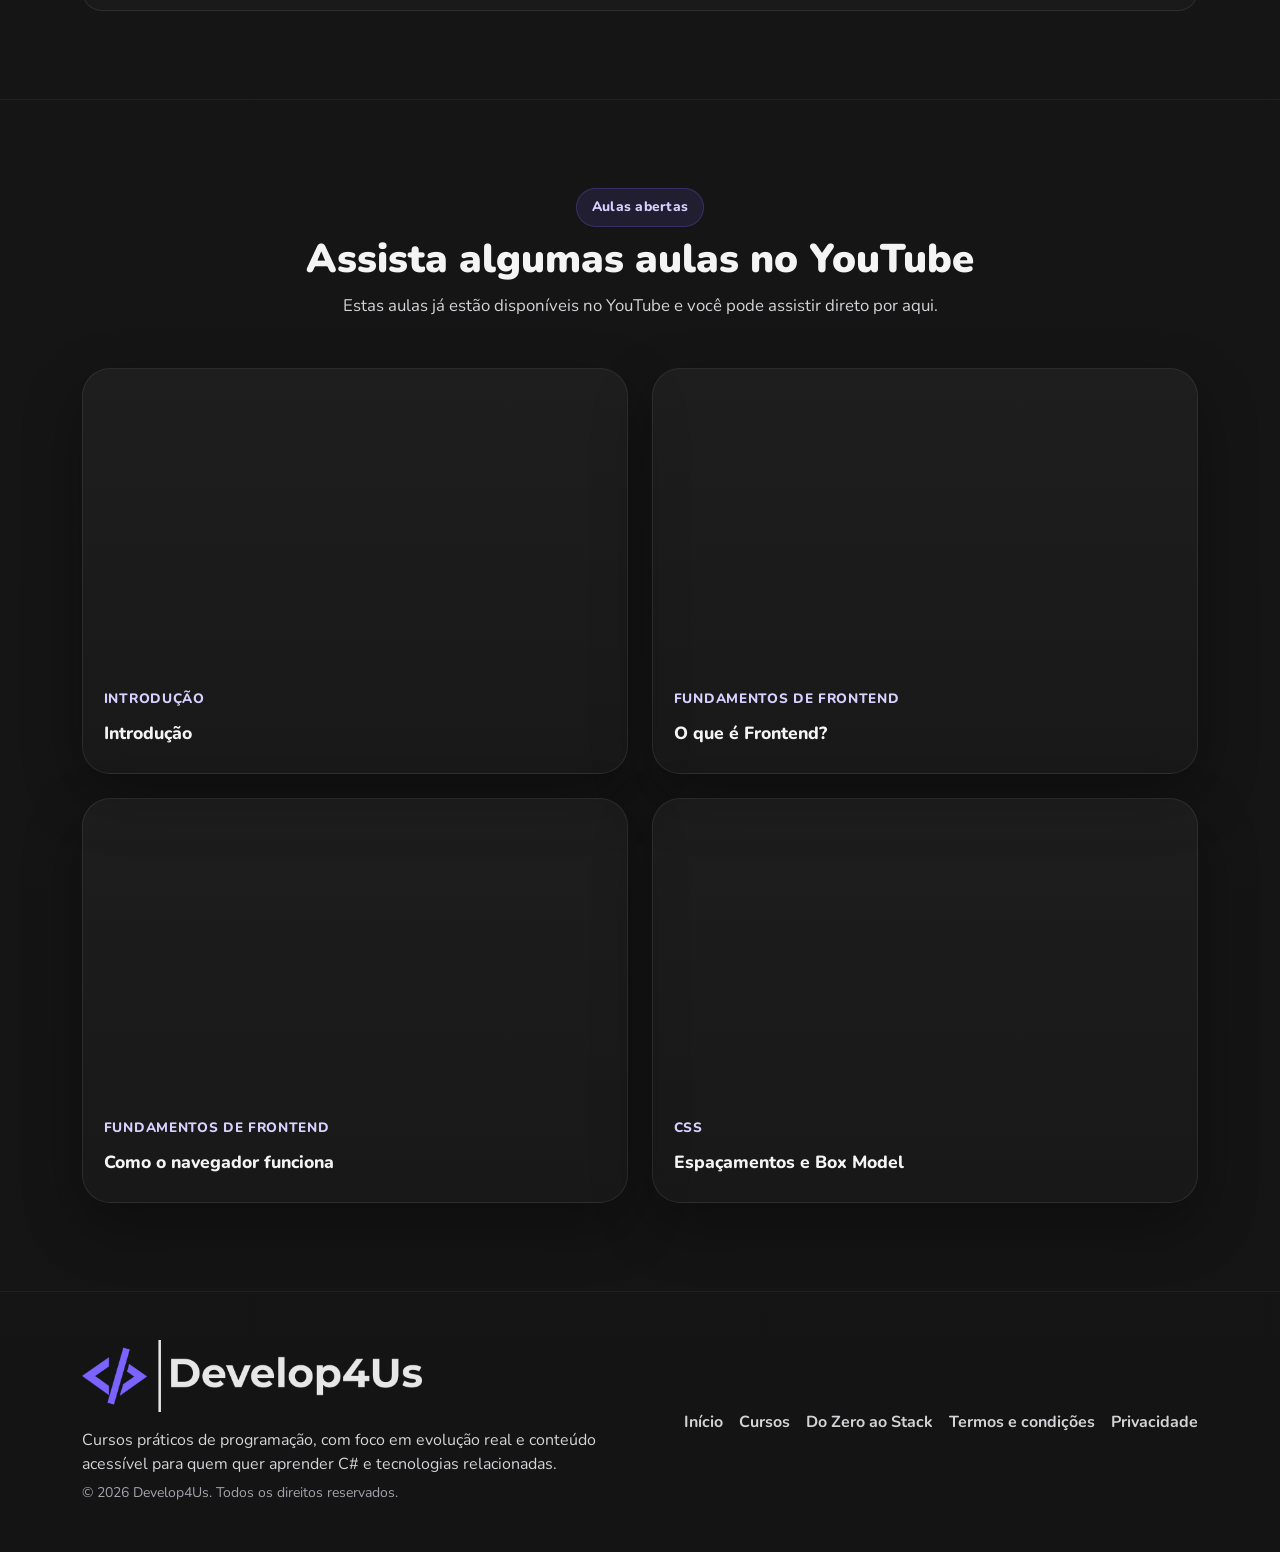
<file: aprendendo-frontend/index.html>
<!doctype html>
<html lang="pt-BR">
<head>
  <meta charset="utf-8">
  <meta name="viewport" content="width=device-width, initial-scale=1">
  <title>Aprendendo Frontend: HTML, CSS, Bootstrap, JS e Blazor | Develop4Us</title>
  <meta name="description" content="Curso Aprendendo Frontend: aprenda HTML, CSS, Bootstrap, JavaScript e Blazor do zero até integração com backend.">
  <meta name="theme-color" content="#171717">

  <meta property="og:title" content="Aprendendo Frontend: HTML, CSS, Bootstrap, JS e Blazor | Develop4Us">
  <meta property="og:description" content="Página oficial do curso Aprendendo Frontend com descrição, apresentação e conteúdo completo.">
  <meta property="og:type" content="website">
  <meta property="og:url" content="https://develop4us.com/aprendendo-frontend">
  <meta property="og:image" content="../assets/img/logo_c5.png">

  <link rel="icon" type="image/png" href="../assets/img/favicon.png">
  <link rel="preconnect" href="https://fonts.googleapis.com">
  <link rel="preconnect" href="https://fonts.gstatic.com" crossorigin>
  <link href="https://fonts.googleapis.com/css2?family=Nunito:wght@400;600;700;800;900&display=swap" rel="stylesheet">
  <link href="https://cdn.jsdelivr.net/npm/bootstrap@5.3.3/dist/css/bootstrap.min.css" rel="stylesheet" integrity="sha384-QWTKZyjpPEjISv5WaRU9OFeRpok6YctnYmDr5pNlyT2bRjXh0JMhjY6hW+ALEwIH" crossorigin="anonymous">
  <link rel="stylesheet" href="https://cdn.jsdelivr.net/npm/bootstrap-icons@1.11.3/font/bootstrap-icons.min.css">
  <link rel="stylesheet" href="../assets/css/site.css">

  <!-- Google Analytics -->
  <!-- Google tag (gtag.js) -->
  <script async src="https://www.googletagmanager.com/gtag/js?id=G-N8VQVEPZ1S"></script>
  <script>
    window.dataLayer = window.dataLayer || [];
    function gtag(){dataLayer.push(arguments);}
    gtag('js', new Date());

    gtag('config', 'G-N8VQVEPZ1S');
  </script>
</head>
<body>
  <div class="site-shell">
    <header>
      <nav class="navbar navbar-expand-lg navbar-dark fixed-top glass-nav" aria-label="Barra principal">
        <div class="container py-2">
          <a class="navbar-brand d-flex align-items-center gap-3" href="../index.html#inicio" aria-label="Voltar para o início">
            <img src="../assets/img/logo.png" alt="Logo da Develop4Us" class="brand-logo">
          </a>
          <button class="navbar-toggler border-0 shadow-none" type="button" data-bs-toggle="collapse" data-bs-target="#mainNav" aria-controls="mainNav" aria-expanded="false" aria-label="Abrir menu">
            <span class="navbar-toggler-icon"></span>
          </button>
          <div class="collapse navbar-collapse" id="mainNav">
            <ul class="navbar-nav ms-auto align-items-lg-center gap-lg-2 mt-3 mt-lg-0">
              <li class="nav-item"><a class="nav-link" href="../index.html#inicio">Início</a></li>
              <li class="nav-item"><a class="nav-link" href="../index.html#cursos">Cursos</a></li>
              <li class="nav-item"><a class="nav-link" href="../index.html#trilha">Do Zero ao Stack</a></li>
              <li class="nav-item"><a class="nav-link" href="../index.html#youtube">YouTube</a></li>
              <li class="nav-item"><a class="nav-link" href="../index.html#sobre">Sobre</a></li>
              <li class="nav-item ms-lg-2"><a class="btn btn-primary btn-sm px-4 py-2" href="https://academy.develop4us.com/pt-br/club/develop4us" target="_blank" rel="noopener noreferrer">Acessar cursos</a></li>
            </ul>
          </div>
        </div>
      </nav>
    </header>

    <main>
      <section class="course-hero section-pad">
        <div class="container">
          <div class="row g-4 g-lg-5 align-items-center">
            <div class="col-12 col-lg-6">
              <span class="eyebrow">Curso completo de frontend para iniciantes</span>
              <h1 class="display-5 fw-black mt-3 mb-3">Aprendendo Frontend: HTML, CSS, Bootstrap, JS e Blazor</h1>
              <p class="hero-copy mb-4">Aprenda frontend do zero com trilha prática: HTML, CSS, Bootstrap, JavaScript e Blazor até integrar frontend e backend.</p>
              <div class="course-pricing course-pricing-inline justify-content-center">
                <a href="https://pay.hotmart.com/J104989497I" class="btn btn-outline-light flex-fill" target="_blank" rel="noopener noreferrer">Só este curso<br><strong>R$ 19,90/mês</strong></a>
                <a href="https://pay.hotmart.com/E105148294Q" class="btn btn-primary flex-fill" target="_blank" rel="noopener noreferrer">Todos os cursos<br><strong>R$ 29,90/mês</strong></a>
              </div>
            </div>
            <div class="col-12 col-lg-6">
              <div class="course-cover card-surface">
                <img src="../assets/img/logo_c5.png" alt="Capa do curso Aprendendo Frontend: HTML, CSS, Bootstrap, JS e Blazor" class="course-cover-image">
              </div>
            </div>
          </div>
        </div>
      </section>

      <section class="section-pad section-divider">
        <div class="container">
          <div class="row g-4 g-lg-5">
            <div class="col-12 col-lg-7">
              <div class="card-surface course-description">
                <h2 class="h3 fw-black mb-3">Descrição do curso</h2>
                <div id="courseDescription" class="course-description-content"></div>
              </div>
            </div>
            <div class="col-12 col-lg-5">
              <div class="card-surface course-video-presentation">
                <h2 class="h3 fw-black mb-3">Vídeo de apresentação</h2>
                <div class="ratio ratio-16x9 rounded overflow-hidden">
                  <iframe src="https://www.youtube.com/embed/yQHNxvKg0dk" title="Vídeo de apresentação do curso Aprendendo Frontend" frameborder="0" allow="accelerometer; autoplay; clipboard-write; encrypted-media; gyroscope; picture-in-picture; web-share" allowfullscreen></iframe>
                </div>
              </div>
            </div>
          </div>
        </div>
      </section>

      <section id="conteudo" class="section-pad section-divider">
        <div class="container">
          <div class="section-heading text-center mb-5">
            <span class="eyebrow">Plano de estudos</span>
            <h2 class="display-6 fw-black mt-2">Conteúdo completo do curso</h2>
            <p class="section-copy mx-auto">Veja o que você vai aprender ao longo do curso. Assista abaixo algumas aulas gratuitas para você conhecer a dinâmica do curso.</p>
          </div>
          <div id="curriculumList" class="curriculum-list"></div>
        </div>
      </section>

      <section id="aulas-youtube" class="section-pad section-divider">
        <div class="container">
          <div class="section-heading text-center mb-5">
            <span class="eyebrow">Aulas abertas</span>
            <h2 class="display-6 fw-black mt-2">Assista algumas aulas no YouTube</h2>
            <p class="section-copy mx-auto">Estas aulas já estão disponíveis no YouTube e você pode assistir direto por aqui.</p>
          </div>
          <div id="youtubeLessons" class="row g-4"></div>
        </div>
      </section>
    </main>

    <footer class="section-divider py-5">
      <div class="container">
        <div class="row g-4 align-items-center">
          <div class="col-12 col-lg-6 text-center text-lg-start">
            <img src="../assets/img/logo.png" alt="Logo da Develop4Us" class="footer-logo mb-3">
            <p class="mb-1">Cursos práticos de programação, com foco em evolução real e conteúdo acessível para quem quer aprender C# e tecnologias relacionadas.</p>
            <small class="text-secondary">© <span id="currentYear"></span> Develop4Us. Todos os direitos reservados.</small>
          </div>
          <div class="col-12 col-lg-6">
            <div class="footer-links d-flex flex-column flex-sm-row flex-wrap justify-content-center justify-content-lg-end gap-2 gap-sm-3">
              <a href="../index.html#inicio">Início</a>
              <a href="../index.html#cursos">Cursos</a>
              <a href="../index.html#trilha">Do Zero ao Stack</a>
              <a href="../termos.html">Termos e condições</a>
              <a href="../privacidade.html">Privacidade</a>
            </div>
          </div>
        </div>
      </div>
    </footer>
  </div>

  <script>
    window.coursePageData = {
      description: [
        'O curso Aprendendo Frontend: HTML, CSS, Bootstrap, JS e Blazor foi criado para ajudar quem está começando a entender o desenvolvimento frontend web de forma clara, sequencial e prática. A proposta do curso é mostrar o caminho desde os primeiros passos, explicando o que é frontend, como o navegador funciona e como as páginas web são construídas, até chegar a uma aplicação mais moderna usando Blazor.',
        'Ao longo das aulas, você vai aprender a estruturar páginas com HTML, organizar melhor o conteúdo com HTML semântico, criar formulários e entender como montar uma base sólida para qualquer projeto web. Depois, vai evoluir para o CSS, aprendendo a trabalhar com tipografia, espaçamento, box model, display, flex, grid e media query, para criar interfaces mais organizadas e agradáveis.',
        'Na sequência, você vai conhecer o Bootstrap, entendendo como ele pode acelerar a criação de layouts e componentes visuais. Em seguida, entrará no JavaScript, aprendendo desde os conceitos básicos até a manipulação do HTML, criando interações práticas na tela.',
        'Depois dessa base, o curso dá um passo além e apresenta o aluno ao mundo dos frameworks, chegando ao Blazor, onde você verá como criar páginas, componentes, binding, eventos, listas, validações e formulários com Data Annotations. No final, o projeto evolui para um cenário mais completo, conectando frontend e backend em um exemplo de cadastro de produtos.',
        'Este é um curso pensado para quem quer aprender com calma, vendo a aplicação crescer aula após aula, entendendo não só o “como”, mas também o “porquê” de cada etapa. É ideal para construir uma base forte em frontend e dar os primeiros passos em aplicações web modernas.'
      ],
      lessons: [
        { section: 'Introdução', title: 'Introdução', youtube: 'https://youtu.be/K1szKmjWfkc' },
        { section: 'Fundamentos de Frontend', title: 'O que é Frontend?', youtube: 'https://youtu.be/zTHj7eIjTnc' },
        { section: 'Fundamentos de Frontend', title: 'Como o navegador funciona', youtube: 'https://youtu.be/T4ztjoh27Q0' },
        { section: 'Instalando ferramentas', title: 'Instalação do VS Code' },
        { section: 'Instalando ferramentas', title: 'Instalação do kit de ferramentas do C#' },
        { section: 'Instalando ferramentas', title: 'Instalação do .NET' },
        { section: 'Instalando ferramentas', title: 'Criando um projeto simples' },
        { section: 'HTML', title: 'Introdução ao HTML' },
        { section: 'HTML', title: 'HTML na prática: conhecendo algumas tags' },
        { section: 'HTML', title: 'HTML semântico' },
        { section: 'HTML', title: 'Formulários em HTML' },
        { section: 'CSS', title: 'Introdução ao CSS' },
        { section: 'CSS', title: 'Tipografia' },
        { section: 'CSS', title: 'Espaçamentos e Box Model', youtube: 'https://youtu.be/EgLG40_uwjo' },
        { section: 'CSS', title: 'Display block, inline e inline-block' },
        { section: 'CSS', title: 'Display flex' },
        { section: 'CSS', title: 'Display grid' },
        { section: 'CSS', title: 'Media Query' },
        { section: 'Bootstrap', title: 'O que é Bootstrap?' },
        { section: 'Bootstrap', title: 'Bootstrap na prática' },
        { section: 'Bootstrap', title: 'Bootstrap na prática: parte 2' },
        { section: 'Bootstrap', title: 'Gerando página em Bootstrap usando IA' },
        { section: 'JavaScript', title: 'Introdução ao JavaScript' },
        { section: 'JavaScript', title: 'JavaScript básico' },
        { section: 'JavaScript', title: 'JavaScript básico: parte 2' },
        { section: 'JavaScript', title: 'Manipulando o HTML com JavaScript' },
        { section: 'JavaScript', title: 'JavaScript aplicado' },
        { section: 'Blazor', title: 'Bem-vindo ao mundo dos frameworks' },
        { section: 'Blazor', title: 'Criando o projeto Blazor' },
        { section: 'Blazor', title: 'Criando páginas e componentes' },
        { section: 'Blazor', title: 'Binding' },
        { section: 'Blazor', title: 'Eventos' },
        { section: 'Blazor', title: 'Validações e listas' },
        { section: 'Blazor', title: 'Criando o componente ProductCard' },
        { section: 'Blazor', title: 'Formulários e Data Annotations' },
        { section: 'Blazor', title: 'Criando uma classe responsável pelos produtos' },
        { section: 'Blazor', title: 'Backend' },
        { section: 'Blazor', title: 'Testando backend e frontend' },
        { section: 'Atualizações e ajustes', title: 'Atualização para a versão 10 do .NET' },
        { section: 'Conclusão e próximos passos', title: 'Conclusão e próximos passos' },
        { section: 'Código fonte', title: 'Código fonte com a versão 9 do .NET' },
        { section: 'Código fonte', title: 'Código fonte com a versão 10 do .NET' }
      ]
    };
  </script>
  <script src="https://cdn.jsdelivr.net/npm/bootstrap@5.3.3/dist/js/bootstrap.bundle.min.js" integrity="sha384-YvpcrYf0tY3lHB60NNkmXc5s9fDVZLESaAA55NDzOxhy9GkcIdslK1eN7N6jIeHz" crossorigin="anonymous"></script>
  <script src="../assets/js/site.js"></script>
  <script src="../assets/js/course-page.js"></script>
</body>
</html>
</file>
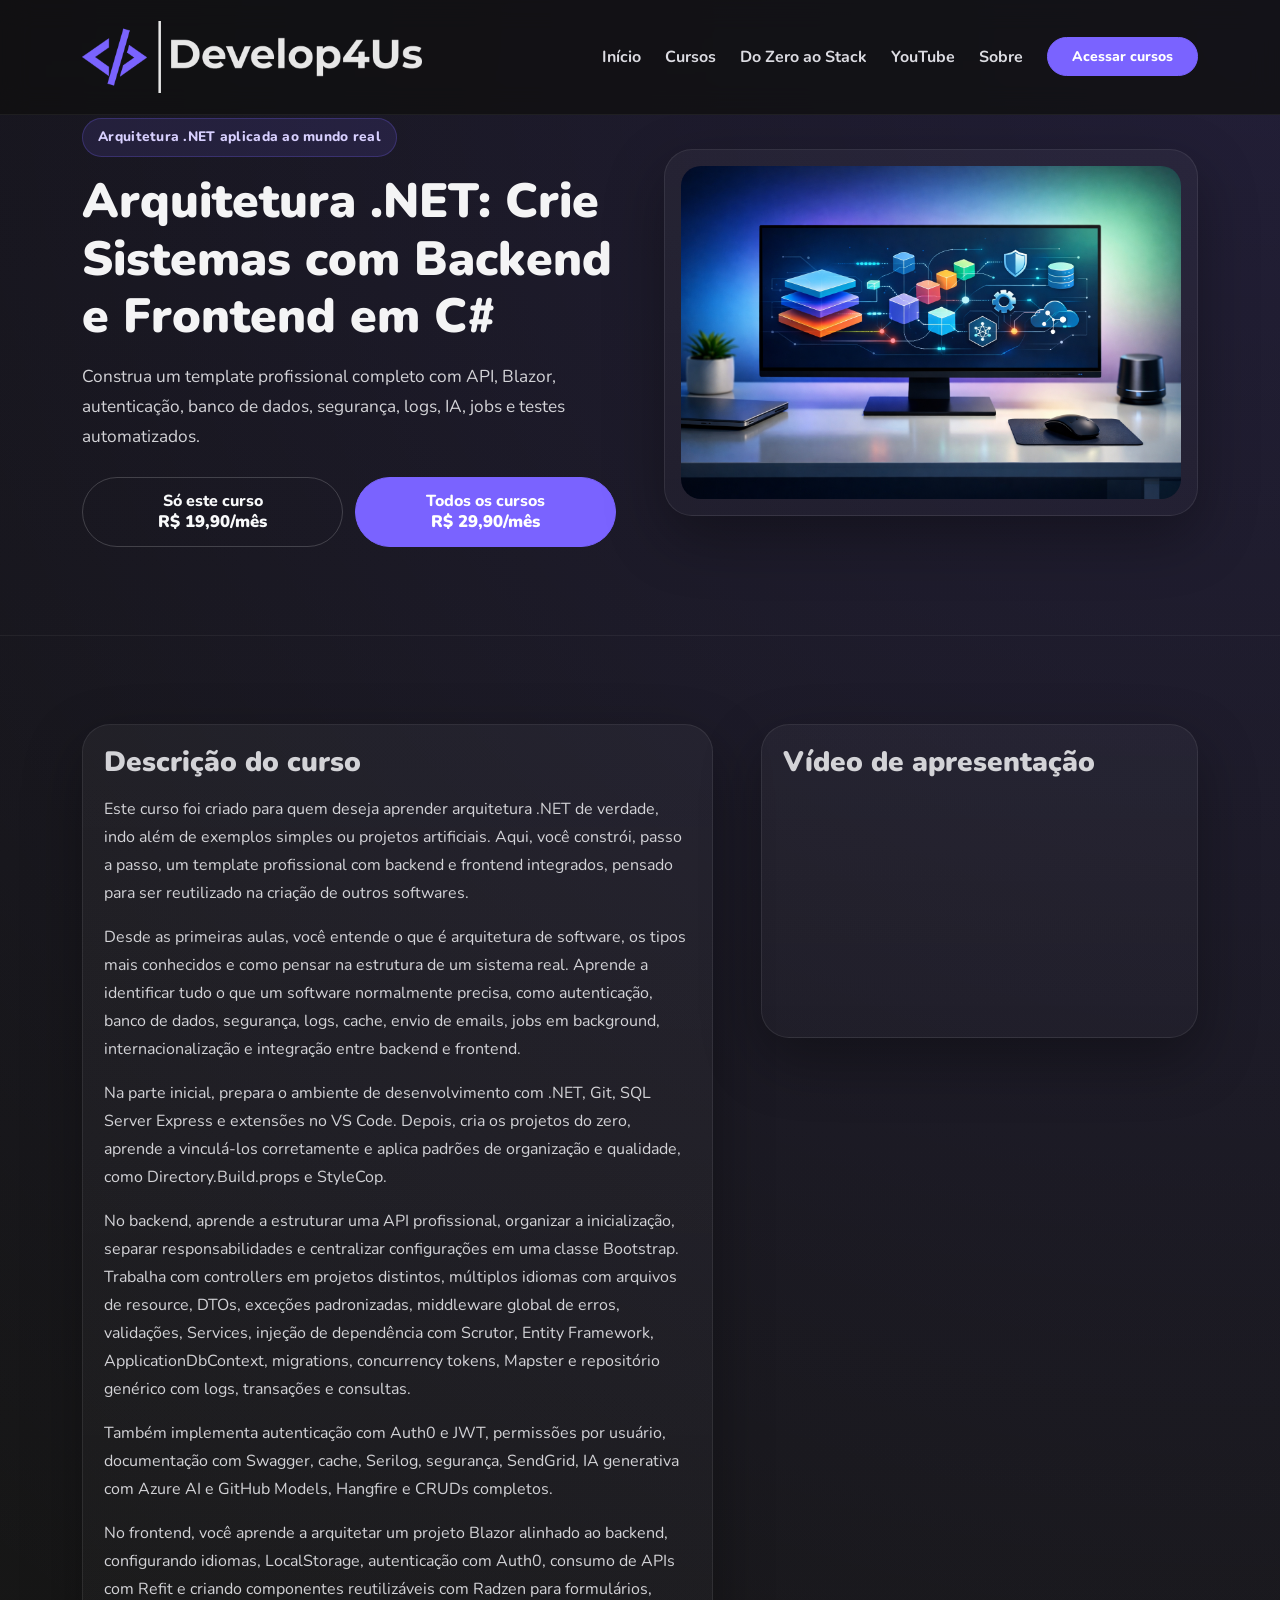
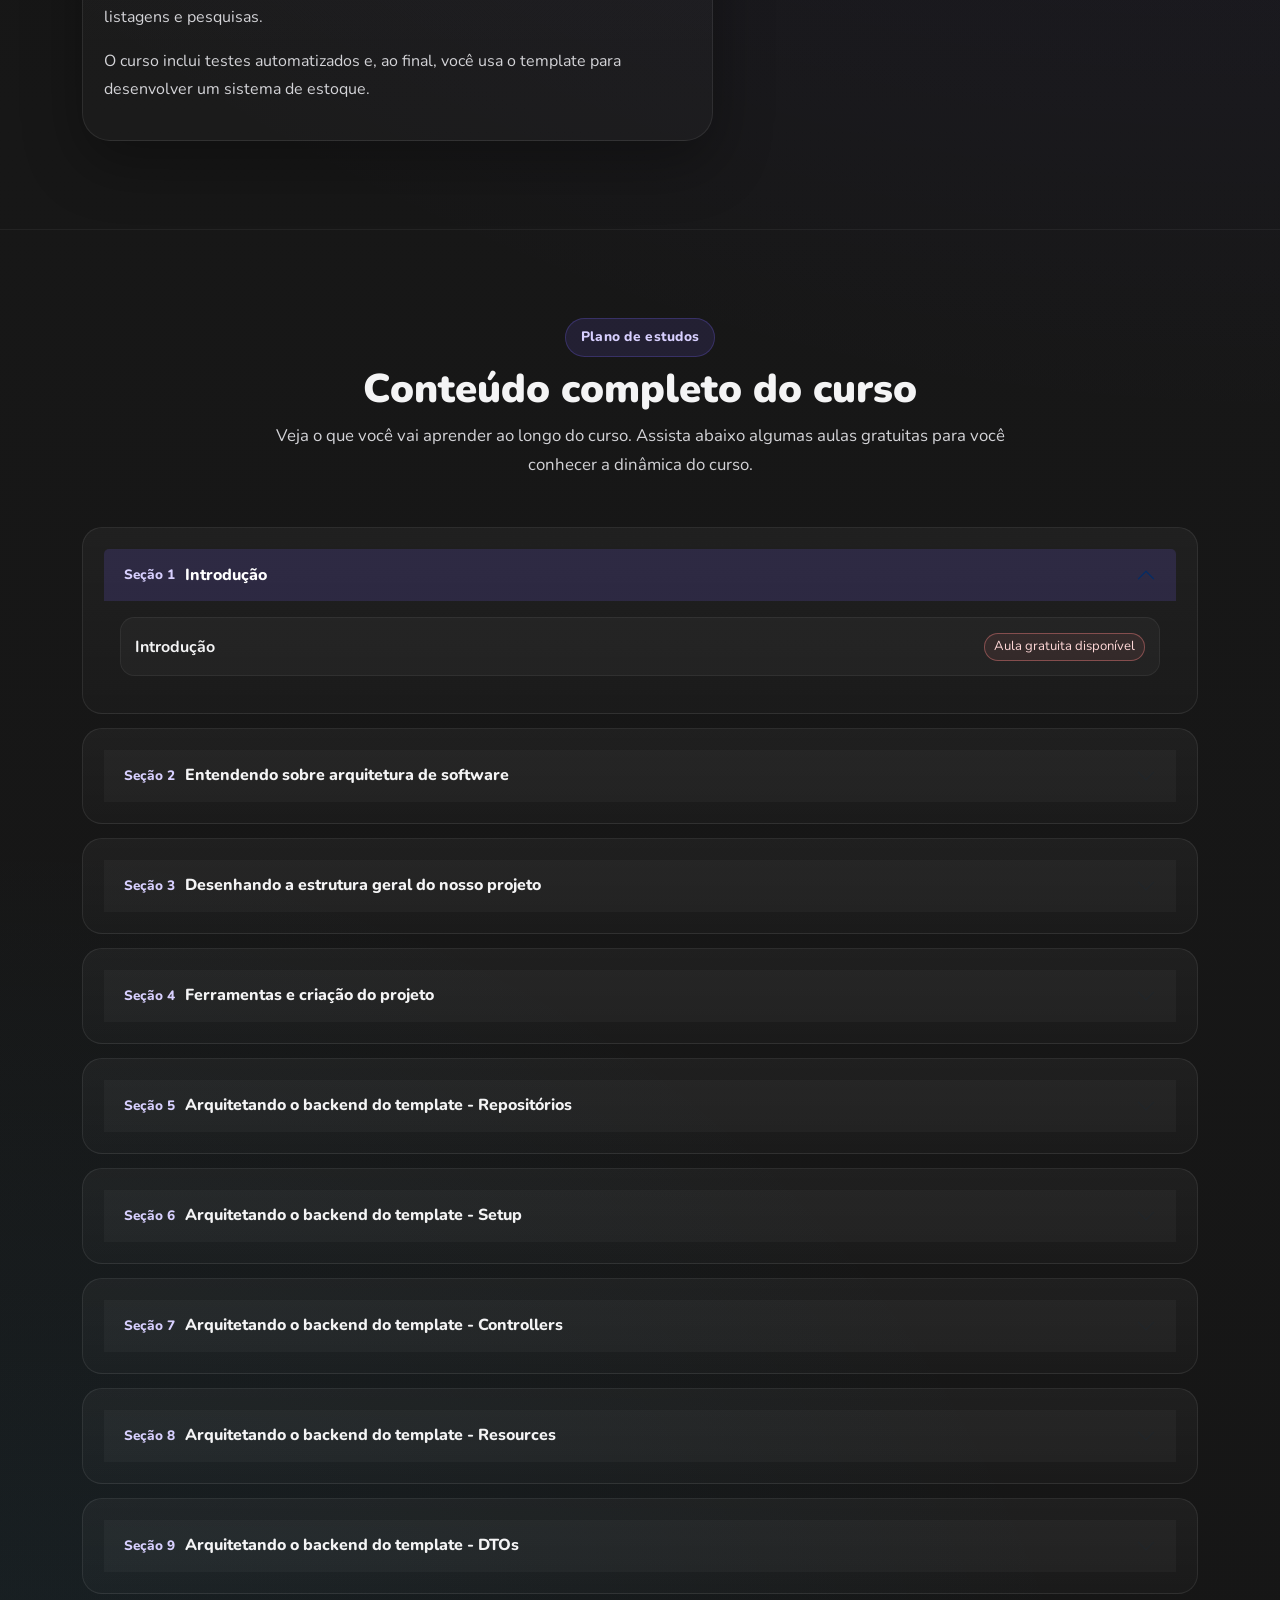
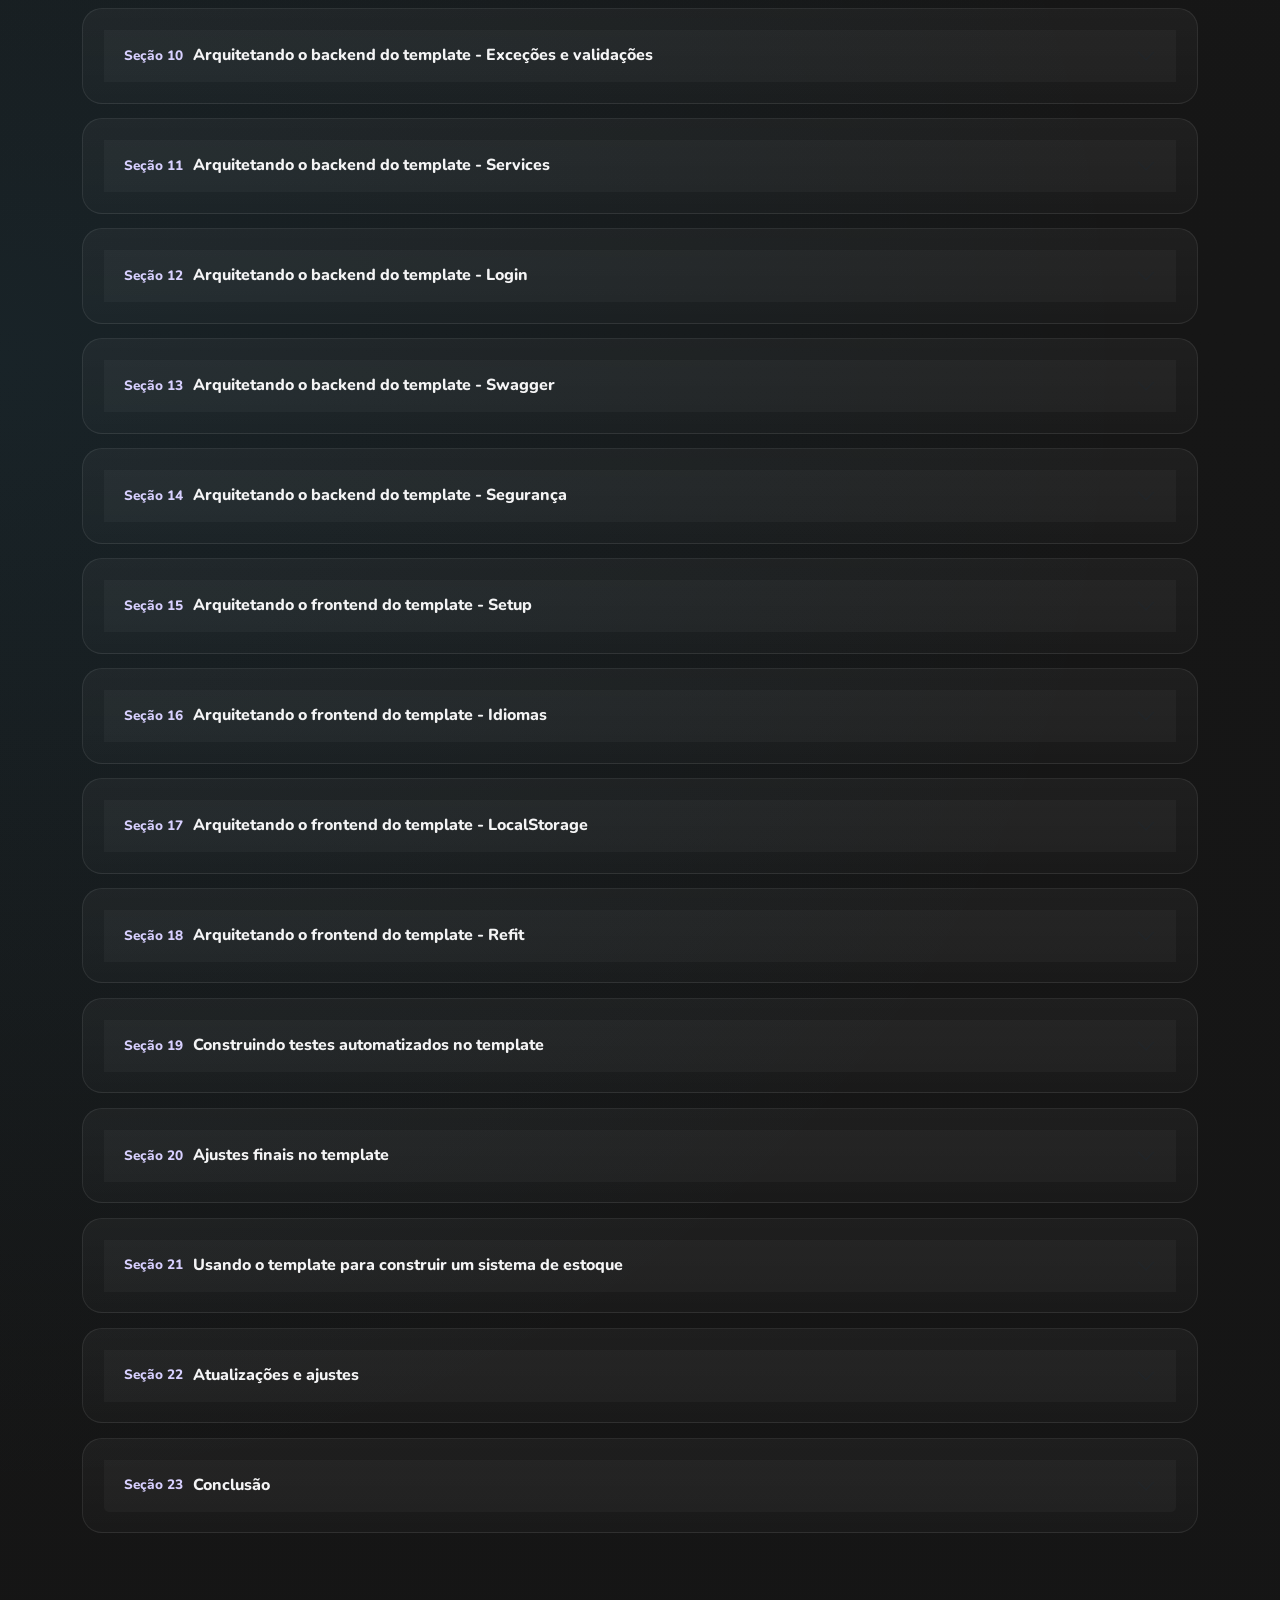
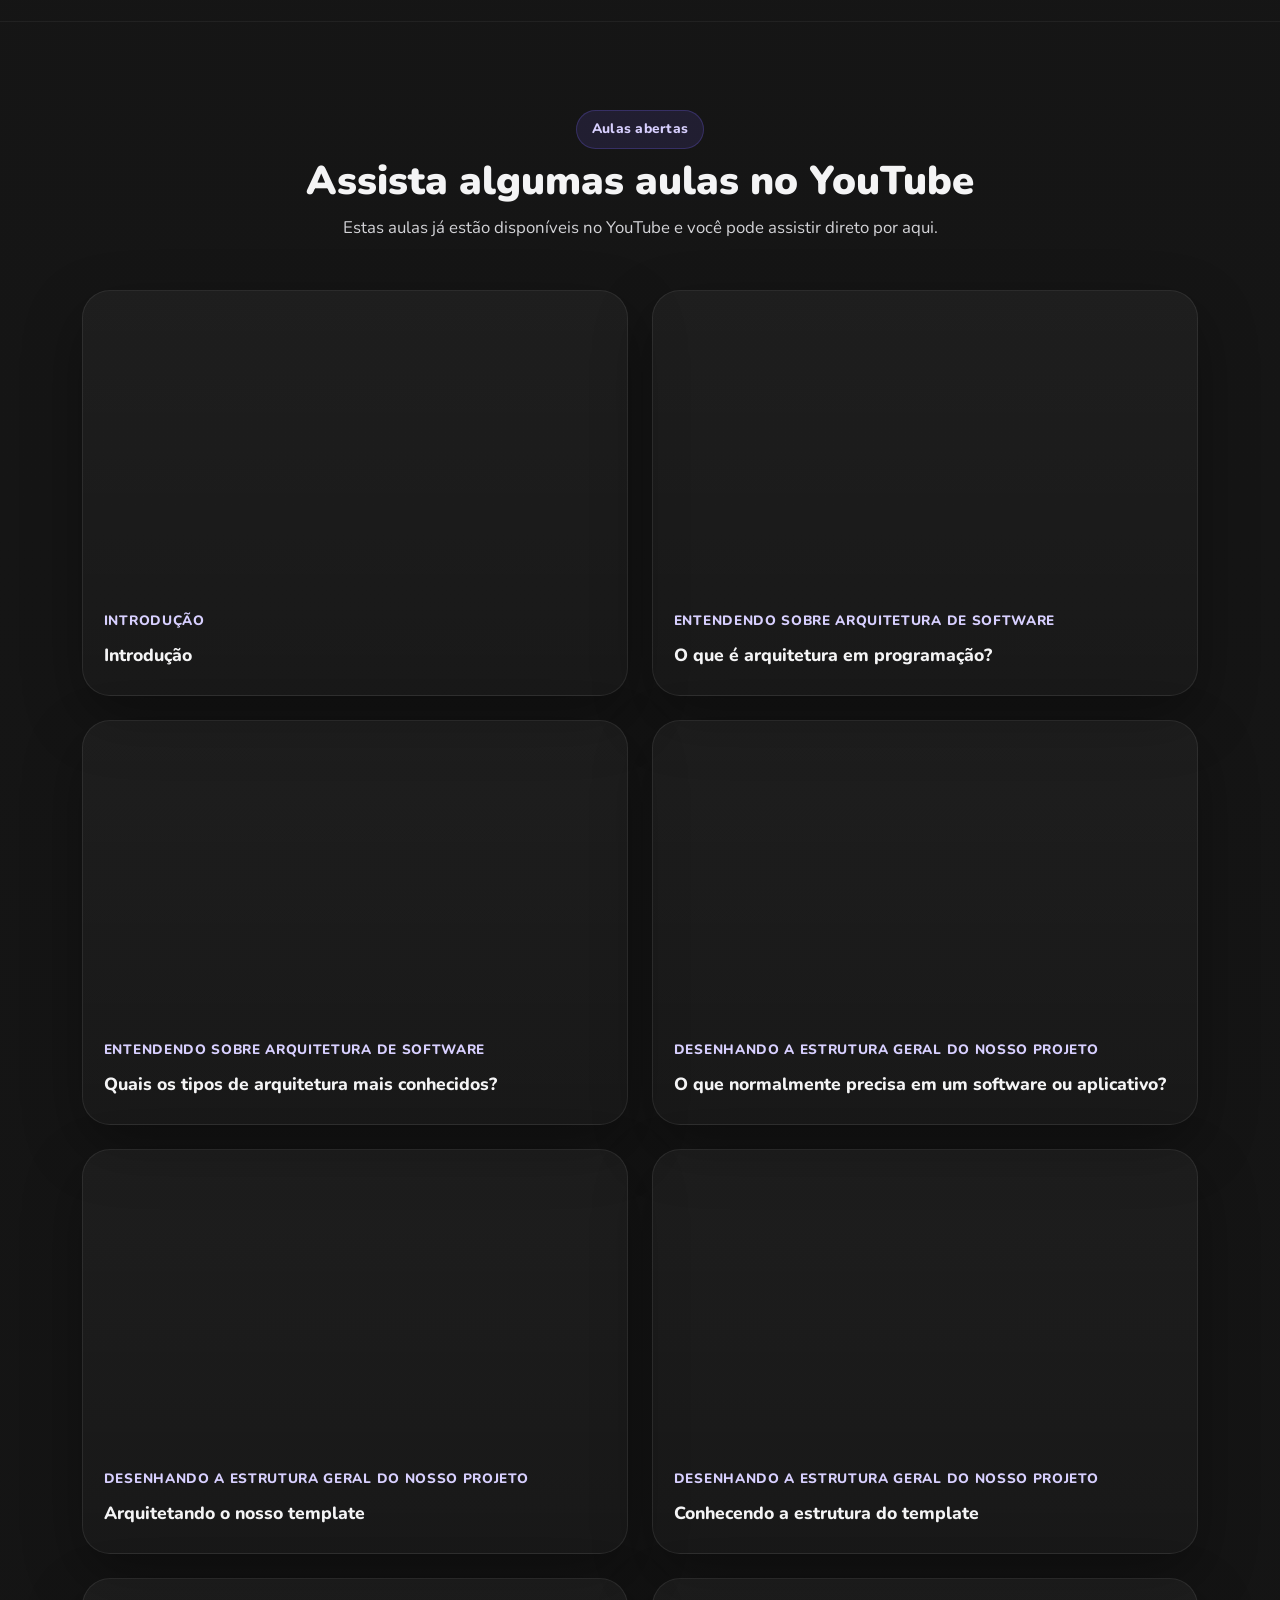
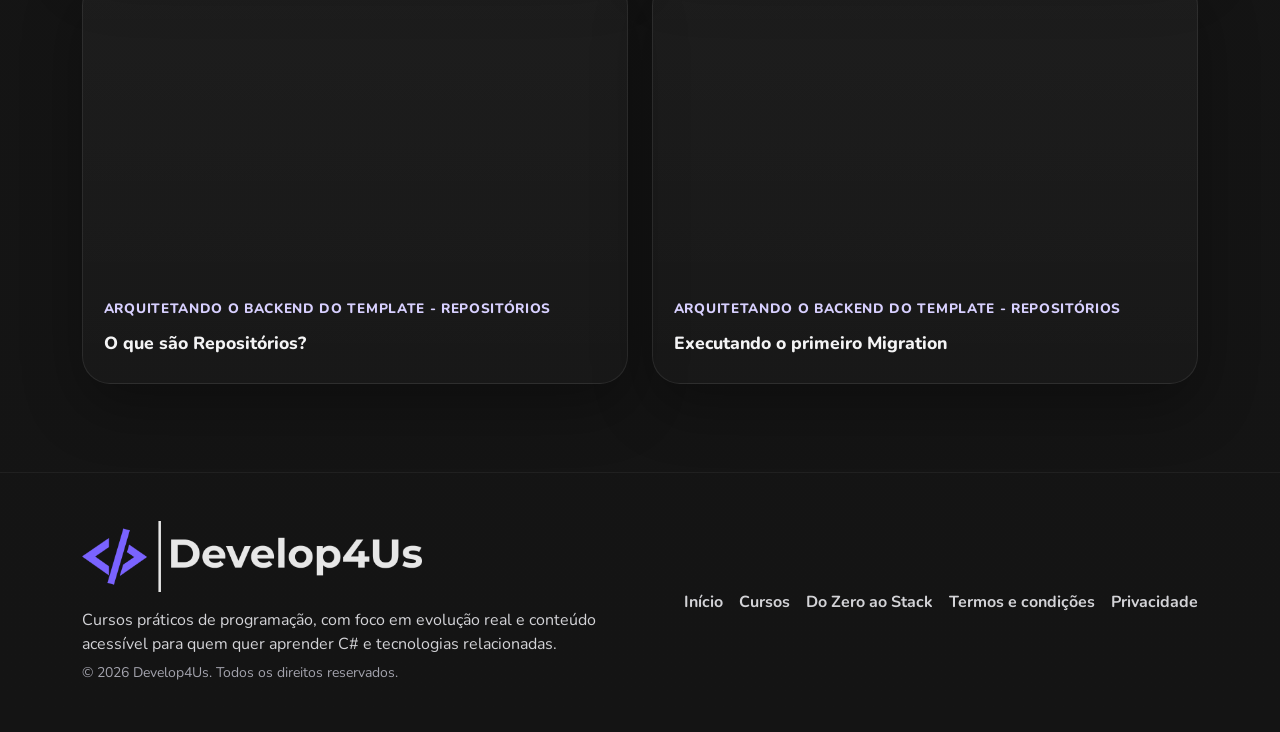
<file: arquitetura-dotnet/index.html>
<!doctype html>
<html lang="pt-BR">
<head>
  <meta charset="utf-8">
  <meta name="viewport" content="width=device-width, initial-scale=1">
  <title>Arquitetura .NET: Crie Sistemas com Backend e Frontend em C# | Develop4Us</title>
  <meta name="description" content="Curso Arquitetura .NET: crie um template profissional com backend e frontend em C#, com autenticação, banco, segurança, logs, IA e testes.">
  <meta name="theme-color" content="#171717">

  <meta property="og:title" content="Arquitetura .NET: Crie Sistemas com Backend e Frontend em C# | Develop4Us">
  <meta property="og:description" content="Página oficial do curso Arquitetura .NET com descrição, apresentação e conteúdo completo.">
  <meta property="og:type" content="website">
  <meta property="og:url" content="https://develop4us.com/arquitetura-dotnet">
  <meta property="og:image" content="../assets/img/logo_c4.png">

  <link rel="icon" type="image/png" href="../assets/img/favicon.png">
  <link rel="preconnect" href="https://fonts.googleapis.com">
  <link rel="preconnect" href="https://fonts.gstatic.com" crossorigin>
  <link href="https://fonts.googleapis.com/css2?family=Nunito:wght@400;600;700;800;900&display=swap" rel="stylesheet">
  <link href="https://cdn.jsdelivr.net/npm/bootstrap@5.3.3/dist/css/bootstrap.min.css" rel="stylesheet" integrity="sha384-QWTKZyjpPEjISv5WaRU9OFeRpok6YctnYmDr5pNlyT2bRjXh0JMhjY6hW+ALEwIH" crossorigin="anonymous">
  <link rel="stylesheet" href="https://cdn.jsdelivr.net/npm/bootstrap-icons@1.11.3/font/bootstrap-icons.min.css">
  <link rel="stylesheet" href="../assets/css/site.css">

  <!-- Google Analytics -->
  <!-- Google tag (gtag.js) -->
  <script async src="https://www.googletagmanager.com/gtag/js?id=G-N8VQVEPZ1S"></script>
  <script>
    window.dataLayer = window.dataLayer || [];
    function gtag(){dataLayer.push(arguments);}
    gtag('js', new Date());

    gtag('config', 'G-N8VQVEPZ1S');
  </script>
</head>
<body>
  <div class="site-shell">
    <header>
      <nav class="navbar navbar-expand-lg navbar-dark fixed-top glass-nav" aria-label="Barra principal">
        <div class="container py-2">
          <a class="navbar-brand d-flex align-items-center gap-3" href="../index.html#inicio" aria-label="Voltar para o início">
            <img src="../assets/img/logo.png" alt="Logo da Develop4Us" class="brand-logo">
          </a>
          <button class="navbar-toggler border-0 shadow-none" type="button" data-bs-toggle="collapse" data-bs-target="#mainNav" aria-controls="mainNav" aria-expanded="false" aria-label="Abrir menu">
            <span class="navbar-toggler-icon"></span>
          </button>
          <div class="collapse navbar-collapse" id="mainNav">
            <ul class="navbar-nav ms-auto align-items-lg-center gap-lg-2 mt-3 mt-lg-0">
              <li class="nav-item"><a class="nav-link" href="../index.html#inicio">Início</a></li>
              <li class="nav-item"><a class="nav-link" href="../index.html#cursos">Cursos</a></li>
              <li class="nav-item"><a class="nav-link" href="../index.html#trilha">Do Zero ao Stack</a></li>
              <li class="nav-item"><a class="nav-link" href="../index.html#youtube">YouTube</a></li>
              <li class="nav-item"><a class="nav-link" href="../index.html#sobre">Sobre</a></li>
              <li class="nav-item ms-lg-2"><a class="btn btn-primary btn-sm px-4 py-2" href="https://academy.develop4us.com/pt-br/club/develop4us" target="_blank" rel="noopener noreferrer">Acessar cursos</a></li>
            </ul>
          </div>
        </div>
      </nav>
    </header>

    <main>
      <section class="course-hero section-pad">
        <div class="container">
          <div class="row g-4 g-lg-5 align-items-center">
            <div class="col-12 col-lg-6">
              <span class="eyebrow">Arquitetura .NET aplicada ao mundo real</span>
              <h1 class="display-5 fw-black mt-3 mb-3">Arquitetura .NET: Crie Sistemas com Backend e Frontend em C#</h1>
              <p class="hero-copy mb-4">Construa um template profissional completo com API, Blazor, autenticação, banco de dados, segurança, logs, IA, jobs e testes automatizados.</p>
              <div class="course-pricing course-pricing-inline justify-content-center">
                <a href="https://pay.hotmart.com/S104982925H" class="btn btn-outline-light flex-fill" target="_blank" rel="noopener noreferrer">Só este curso<br><strong>R$ 19,90/mês</strong></a>
                <a href="https://pay.hotmart.com/E105148294Q" class="btn btn-primary flex-fill" target="_blank" rel="noopener noreferrer">Todos os cursos<br><strong>R$ 29,90/mês</strong></a>
              </div>
            </div>
            <div class="col-12 col-lg-6">
              <div class="course-cover card-surface">
                <img src="../assets/img/logo_c4.png" alt="Capa do curso Arquitetura .NET: Crie Sistemas com Backend e Frontend em C#" class="course-cover-image">
              </div>
            </div>
          </div>
        </div>
      </section>

      <section class="section-pad section-divider">
        <div class="container">
          <div class="row g-4 g-lg-5">
            <div class="col-12 col-lg-7">
              <div class="card-surface course-description">
                <h2 class="h3 fw-black mb-3">Descrição do curso</h2>
                <div id="courseDescription" class="course-description-content"></div>
              </div>
            </div>
            <div class="col-12 col-lg-5">
              <div class="card-surface course-video-presentation">
                <h2 class="h3 fw-black mb-3">Vídeo de apresentação</h2>
                <div class="ratio ratio-16x9 rounded overflow-hidden">
                  <iframe src="https://www.youtube.com/embed/aIwVIZN5WHc" title="Vídeo de apresentação do curso Arquitetura .NET" frameborder="0" allow="accelerometer; autoplay; clipboard-write; encrypted-media; gyroscope; picture-in-picture; web-share" allowfullscreen></iframe>
                </div>
              </div>
            </div>
          </div>
        </div>
      </section>

      <section id="conteudo" class="section-pad section-divider">
        <div class="container">
          <div class="section-heading text-center mb-5">
            <span class="eyebrow">Plano de estudos</span>
            <h2 class="display-6 fw-black mt-2">Conteúdo completo do curso</h2>
            <p class="section-copy mx-auto">Veja o que você vai aprender ao longo do curso. Assista abaixo algumas aulas gratuitas para você conhecer a dinâmica do curso.</p>
          </div>
          <div id="curriculumList" class="curriculum-list"></div>
        </div>
      </section>

      <section id="aulas-youtube" class="section-pad section-divider">
        <div class="container">
          <div class="section-heading text-center mb-5">
            <span class="eyebrow">Aulas abertas</span>
            <h2 class="display-6 fw-black mt-2">Assista algumas aulas no YouTube</h2>
            <p class="section-copy mx-auto">Estas aulas já estão disponíveis no YouTube e você pode assistir direto por aqui.</p>
          </div>
          <div id="youtubeLessons" class="row g-4"></div>
        </div>
      </section>
    </main>

    <footer class="section-divider py-5">
      <div class="container">
        <div class="row g-4 align-items-center">
          <div class="col-12 col-lg-6 text-center text-lg-start">
            <img src="../assets/img/logo.png" alt="Logo da Develop4Us" class="footer-logo mb-3">
            <p class="mb-1">Cursos práticos de programação, com foco em evolução real e conteúdo acessível para quem quer aprender C# e tecnologias relacionadas.</p>
            <small class="text-secondary">© <span id="currentYear"></span> Develop4Us. Todos os direitos reservados.</small>
          </div>
          <div class="col-12 col-lg-6">
            <div class="footer-links d-flex flex-column flex-sm-row flex-wrap justify-content-center justify-content-lg-end gap-2 gap-sm-3">
              <a href="../index.html#inicio">Início</a>
              <a href="../index.html#cursos">Cursos</a>
              <a href="../index.html#trilha">Do Zero ao Stack</a>
              <a href="../termos.html">Termos e condições</a>
              <a href="../privacidade.html">Privacidade</a>
            </div>
          </div>
        </div>
      </div>
    </footer>
  </div>

  <script>
    window.coursePageData = {
      description: [
        'Este curso foi criado para quem deseja aprender arquitetura .NET de verdade, indo além de exemplos simples ou projetos artificiais. Aqui, você constrói, passo a passo, um template profissional com backend e frontend integrados, pensado para ser reutilizado na criação de outros softwares.',
        'Desde as primeiras aulas, você entende o que é arquitetura de software, os tipos mais conhecidos e como pensar na estrutura de um sistema real. Aprende a identificar tudo o que um software normalmente precisa, como autenticação, banco de dados, segurança, logs, cache, envio de emails, jobs em background, internacionalização e integração entre backend e frontend.',
        'Na parte inicial, prepara o ambiente de desenvolvimento com .NET, Git, SQL Server Express e extensões no VS Code. Depois, cria os projetos do zero, aprende a vinculá-los corretamente e aplica padrões de organização e qualidade, como Directory.Build.props e StyleCop.',
        'No backend, aprende a estruturar uma API profissional, organizar a inicialização, separar responsabilidades e centralizar configurações em uma classe Bootstrap. Trabalha com controllers em projetos distintos, múltiplos idiomas com arquivos de resource, DTOs, exceções padronizadas, middleware global de erros, validações, Services, injeção de dependência com Scrutor, Entity Framework, ApplicationDbContext, migrations, concurrency tokens, Mapster e repositório genérico com logs, transações e consultas.',
        'Também implementa autenticação com Auth0 e JWT, permissões por usuário, documentação com Swagger, cache, Serilog, segurança, SendGrid, IA generativa com Azure AI e GitHub Models, Hangfire e CRUDs completos.',
        'No frontend, você aprende a arquitetar um projeto Blazor alinhado ao backend, configurando idiomas, LocalStorage, autenticação com Auth0, consumo de APIs com Refit e criando componentes reutilizáveis com Radzen para formulários, listagens e pesquisas.',
        'O curso inclui testes automatizados e, ao final, você usa o template para desenvolver um sistema de estoque.'
      ],
      lessons: [
        { section: 'Introdução', title: 'Introdução', youtube: 'https://youtu.be/Y6OQ48xQIp0' },
        { section: 'Entendendo sobre arquitetura de software', title: 'O que é arquitetura em programação?', youtube: 'https://youtu.be/PU8ARTetMZ4' },
        { section: 'Entendendo sobre arquitetura de software', title: 'Quais os tipos de arquitetura mais conhecidos?', youtube: 'https://youtu.be/JtP0gRSxo1Y' },
        { section: 'Desenhando a estrutura geral do nosso projeto', title: 'O que normalmente precisa em um software ou aplicativo?', youtube: 'https://youtu.be/YnKmDIdyjvw' },
        { section: 'Desenhando a estrutura geral do nosso projeto', title: 'Arquitetando o nosso template', youtube: 'https://youtu.be/dE_mxsUg1ac' },
        { section: 'Desenhando a estrutura geral do nosso projeto', title: 'Conhecendo a estrutura do template', youtube: 'https://youtu.be/DwveEv0tADU' },
        { section: 'Ferramentas e criação do projeto', title: 'Instalação do VS Code' },
        { section: 'Ferramentas e criação do projeto', title: 'Instalação do kit de ferramentas do C#' },
        { section: 'Ferramentas e criação do projeto', title: 'Instalando o .NET' },
        { section: 'Ferramentas e criação do projeto', title: 'Instalando o Git for Windows pelo VS Code' },
        { section: 'Ferramentas e criação do projeto', title: 'Instalando o SQL Server Express' },
        { section: 'Ferramentas e criação do projeto', title: 'Instalando a extensão SQL Database Projects no VS Code' },
        { section: 'Ferramentas e criação do projeto', title: 'Snippets de código' },
        { section: 'Ferramentas e criação do projeto', title: 'Criando os projetos no VS Code' },
        { section: 'Ferramentas e criação do projeto', title: 'Adicionando o arquivo Directory.Build.props' },
        { section: 'Ferramentas e criação do projeto', title: 'Vinculando os projetos entre si' },
        { section: 'Ferramentas e criação do projeto', title: 'Instalando o StyleCop' },
        { section: 'Arquitetando o backend do template - Repositórios', title: 'O que são Repositórios?', youtube: 'https://youtu.be/DoDexS-fjAA' },
        { section: 'Arquitetando o backend do template - Repositórios', title: 'Executando o primeiro Migration', youtube: 'https://youtu.be/y9N8hQxju7c' },
        { section: 'Arquitetando o backend do template - Setup', title: 'Alterando os arquivos launchSettings e AppSettings da API' },
        { section: 'Arquitetando o backend do template - Setup', title: 'Criando uma classe Bootstrap e migrando o conteúdo do Program.cs para ela' },
        { section: 'Arquitetando o backend do template - Controllers', title: 'Registrando controllers de outros projetos' },
        { section: 'Arquitetando o backend do template - Resources', title: 'Criando os arquivos de resource para os idiomas' },
        { section: 'Arquitetando o backend do template - Resources', title: 'Configurando o Bootstrap para trabalhar com localização' },
        { section: 'Arquitetando o backend do template - Resources', title: 'Testando a tradução de idiomas na API' },
        { section: 'Arquitetando o backend do template - DTOs', title: 'Entendendo a estrutura dos DTOs' },
        { section: 'Arquitetando o backend do template - DTOs', title: 'Criando a estrutura de DTOs' },
        { section: 'Arquitetando o backend do template - DTOs', title: 'Estudo extra: O que são tipos genéricos?' },
        { section: 'Arquitetando o backend do template - Exceções e validações', title: 'Entendendo a importância de exceções e validações' },
        { section: 'Arquitetando o backend do template - Exceções e validações', title: 'Criando a estrutura de exceções' },
        { section: 'Arquitetando o backend do template - Exceções e validações', title: 'Adicionando middleware para lidar com exceções' },
        { section: 'Arquitetando o backend do template - Exceções e validações', title: 'Testando as exceções' },
        { section: 'Arquitetando o backend do template - Exceções e validações', title: 'Configurando o DataAnnotations para validações das requests' },
        { section: 'Arquitetando o backend do template - Exceções e validações', title: 'Criando o ValidateCollectionAttribute' },
        { section: 'Arquitetando o backend do template - Exceções e validações', title: 'Testando as validações com DataAnnotations' },
        { section: 'Arquitetando o backend do template - Services', title: 'O que são Services?' },
        { section: 'Arquitetando o backend do template - Services', title: 'Criando a estrutura de Services' },
        { section: 'Arquitetando o backend do template - Services', title: 'Entendendo injeção de dependências' },
        { section: 'Arquitetando o backend do template - Services', title: 'Instalando o Scrutor' },
        { section: 'Arquitetando o backend do template - Services', title: 'Adicionando services no container usando Scrutor' },
        { section: 'Arquitetando o backend do template - Services', title: 'Criando interface e classe para acessar dados do usuário corrente' },
        { section: 'Arquitetando o backend do template - Login', title: 'Explicação sobre o Auth0' },
        { section: 'Arquitetando o backend do template - Login', title: 'Criando a conta no Auth0' },
        { section: 'Arquitetando o backend do template - Login', title: 'Instalando o JwtBearer' },
        { section: 'Arquitetando o backend do template - Login', title: 'Configurando a autenticação com Auth0' },
        { section: 'Arquitetando o backend do template - Login', title: 'Ajustando o authority' },
        { section: 'Arquitetando o backend do template - Swagger', title: 'Instalando o Swagger' },
        { section: 'Arquitetando o backend do template - Swagger', title: 'Configurando o Swagger' },
        { section: 'Arquitetando o backend do template - Swagger', title: 'Testando o Swagger' },
        { section: 'Arquitetando o backend do template - Segurança', title: 'Explicando sobre segurança' },
        { section: 'Arquitetando o backend do template - Segurança', title: 'Implementando CORs na API' },
        { section: 'Arquitetando o backend do template - Segurança', title: 'Forçando HTTPS com UseHsts' },
        { section: 'Arquitetando o backend do template - Segurança', title: 'Protegendo com Headers de segurança' },
        { section: 'Arquitetando o backend do template - Segurança', title: 'Configurando o RateLimiting' },
        { section: 'Arquitetando o backend do template - Segurança', title: 'Alterando o AllowedHosts' },
        { section: 'Arquitetando o backend do template - Segurança', title: 'Testando o AllowedHosts' },
        { section: 'Arquitetando o frontend do template - Setup', title: 'Criando uma classe Bootstrap e migrando o conteúdo do Program.cs para ela' },
        { section: 'Arquitetando o frontend do template - Setup', title: 'Alterar as opções de HTTPS no arquivo launchSettings da Web' },
        { section: 'Arquitetando o frontend do template - Idiomas', title: 'Adicionando idiomas' },
        { section: 'Arquitetando o frontend do template - Idiomas', title: 'Configurando idiomas' },
        { section: 'Arquitetando o frontend do template - LocalStorage', title: 'Instalando o LocalStorage' },
        { section: 'Arquitetando o frontend do template - LocalStorage', title: 'Configurando o LocalStorage' },
        { section: 'Arquitetando o frontend do template - Refit', title: 'Instalando o Refit' },
        { section: 'Arquitetando o frontend do template - Refit', title: 'Configurando o Refit' },
        { section: 'Arquitetando o frontend do template - Refit', title: 'Testando o Refit para carregar apenas menus com permissões' },
        { section: 'Construindo testes automatizados no template', title: 'Instalando o Moq, Shouldly e Bogus' },
        { section: 'Construindo testes automatizados no template', title: 'Criando a classe CountryServiceTests' },
        { section: 'Construindo testes automatizados no template', title: 'Criando a classe CountryServiceTests: parte 2' },
        { section: 'Construindo testes automatizados no template', title: 'Criando a classe CountrySummaryServiceTests' },
        { section: 'Construindo testes automatizados no template', title: 'Criando as classes StateServiceTests e StateSummaryServiceTests' },
        { section: 'Construindo testes automatizados no template', title: 'Criando as classes CityServiceTests e CitySummaryServiceTests' },
        { section: 'Construindo testes automatizados no template', title: 'Criando as classes CityServiceTests e CitySummaryServiceTests: parte 2' },
        { section: 'Ajustes finais no template', title: 'Ajustes gerais' },
        { section: 'Usando o template para construir um sistema de estoque', title: 'Uso do template para criar novos projetos' },
        { section: 'Usando o template para construir um sistema de estoque', title: 'Configurando os arquivos appSettings' },
        { section: 'Usando o template para construir um sistema de estoque', title: 'Criando o módulo Inventory' },
        { section: 'Usando o template para construir um sistema de estoque', title: 'Adicionando a entidade de produtos no banco de dados' },
        { section: 'Usando o template para construir um sistema de estoque', title: 'Adicionando os DTOs de produtos' },
        { section: 'Usando o template para construir um sistema de estoque', title: 'Adicionando os serviços de produtos' },
        { section: 'Usando o template para construir um sistema de estoque', title: 'Adicionando os controllers de produtos' },
        { section: 'Usando o template para construir um sistema de estoque', title: 'Adicionando os DTOs de produtos na Web' },
        { section: 'Usando o template para construir um sistema de estoque', title: 'Adicionando os arquivos de API Client dos produtos na Web' },
        { section: 'Usando o template para construir um sistema de estoque', title: 'Adicionando a página de listagem de produtos' },
        { section: 'Usando o template para construir um sistema de estoque', title: 'Adicionando a página de cadastro de produtos' },
        { section: 'Usando o template para construir um sistema de estoque', title: 'Criando o componente ProductSummaryDropDownDataGridControl' },
        { section: 'Usando o template para construir um sistema de estoque', title: 'Adicionando a entidade de movimentos de estoque no banco de dados' },
        { section: 'Usando o template para construir um sistema de estoque', title: 'Adicionando os DTOs de movimentos de estoque' },
        { section: 'Usando o template para construir um sistema de estoque', title: 'Adicionando os serviços de movimentos de estoque' },
        { section: 'Usando o template para construir um sistema de estoque', title: 'Adicionando os controllers de movimentos de estoque' },
        { section: 'Usando o template para construir um sistema de estoque', title: 'Adicionando os DTOs de movimentos de estoque na Web' },
        { section: 'Usando o template para construir um sistema de estoque', title: 'Adicionando os arquivos de API Client dos movimentos de estoque na Web' },
        { section: 'Usando o template para construir um sistema de estoque', title: 'Adicionando a página de listagem de movimentos de estoque' },
        { section: 'Usando o template para construir um sistema de estoque', title: 'Adicionando a página de cadastro de movimentos de estoque' },
        { section: 'Usando o template para construir um sistema de estoque', title: 'Corrigindo a validação de produtos no cadastro de movimentos de estoque' },
        { section: 'Usando o template para construir um sistema de estoque', title: 'Criando um o job para análise de itens faltantes no estoque' },
        { section: 'Atualizações e ajustes', title: 'Atualização para a versão 10 do .NET' },
        { section: 'Conclusão', title: 'Conclusão e Próximos Passos' }
      ]
    };
  </script>
  <script src="https://cdn.jsdelivr.net/npm/bootstrap@5.3.3/dist/js/bootstrap.bundle.min.js" integrity="sha384-YvpcrYf0tY3lHB60NNkmXc5s9fDVZLESaAA55NDzOxhy9GkcIdslK1eN7N6jIeHz" crossorigin="anonymous"></script>
  <script src="../assets/js/site.js"></script>
  <script src="../assets/js/course-page.js"></script>
</body>
</html>
</file>
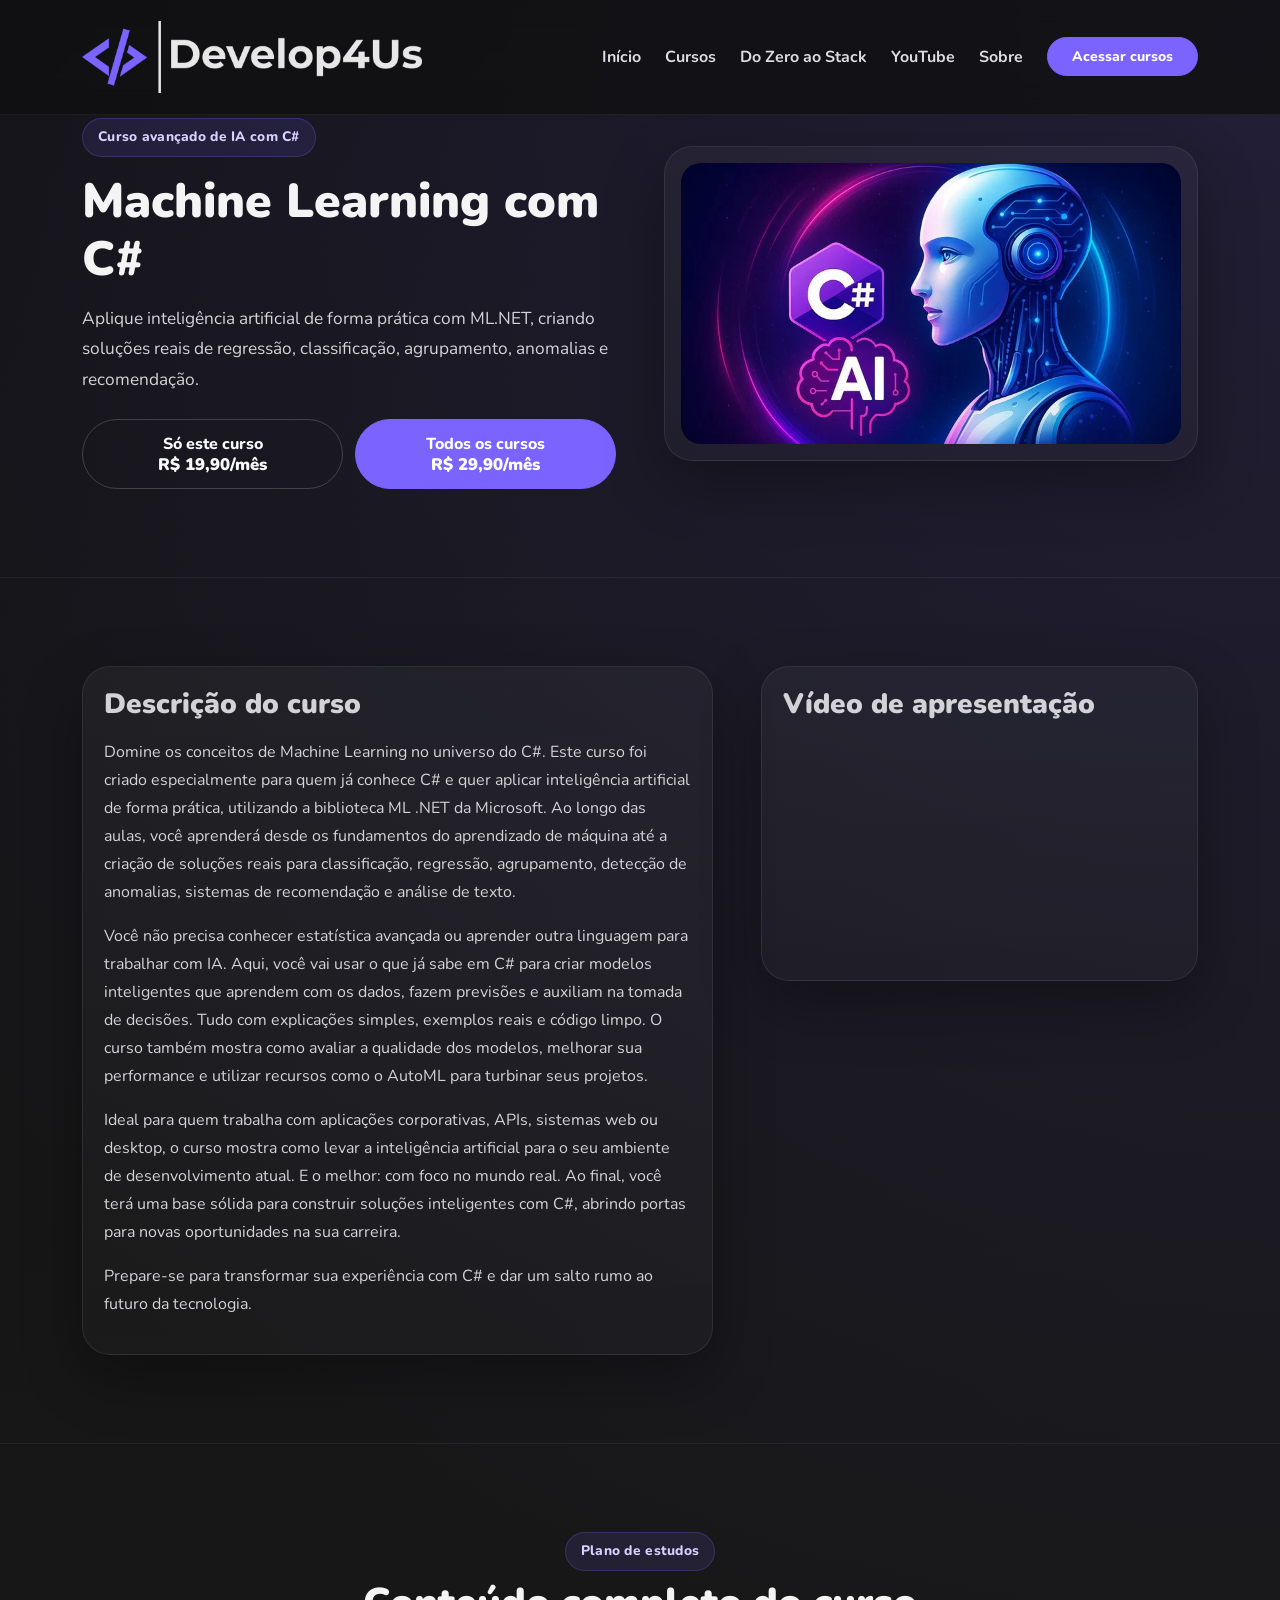
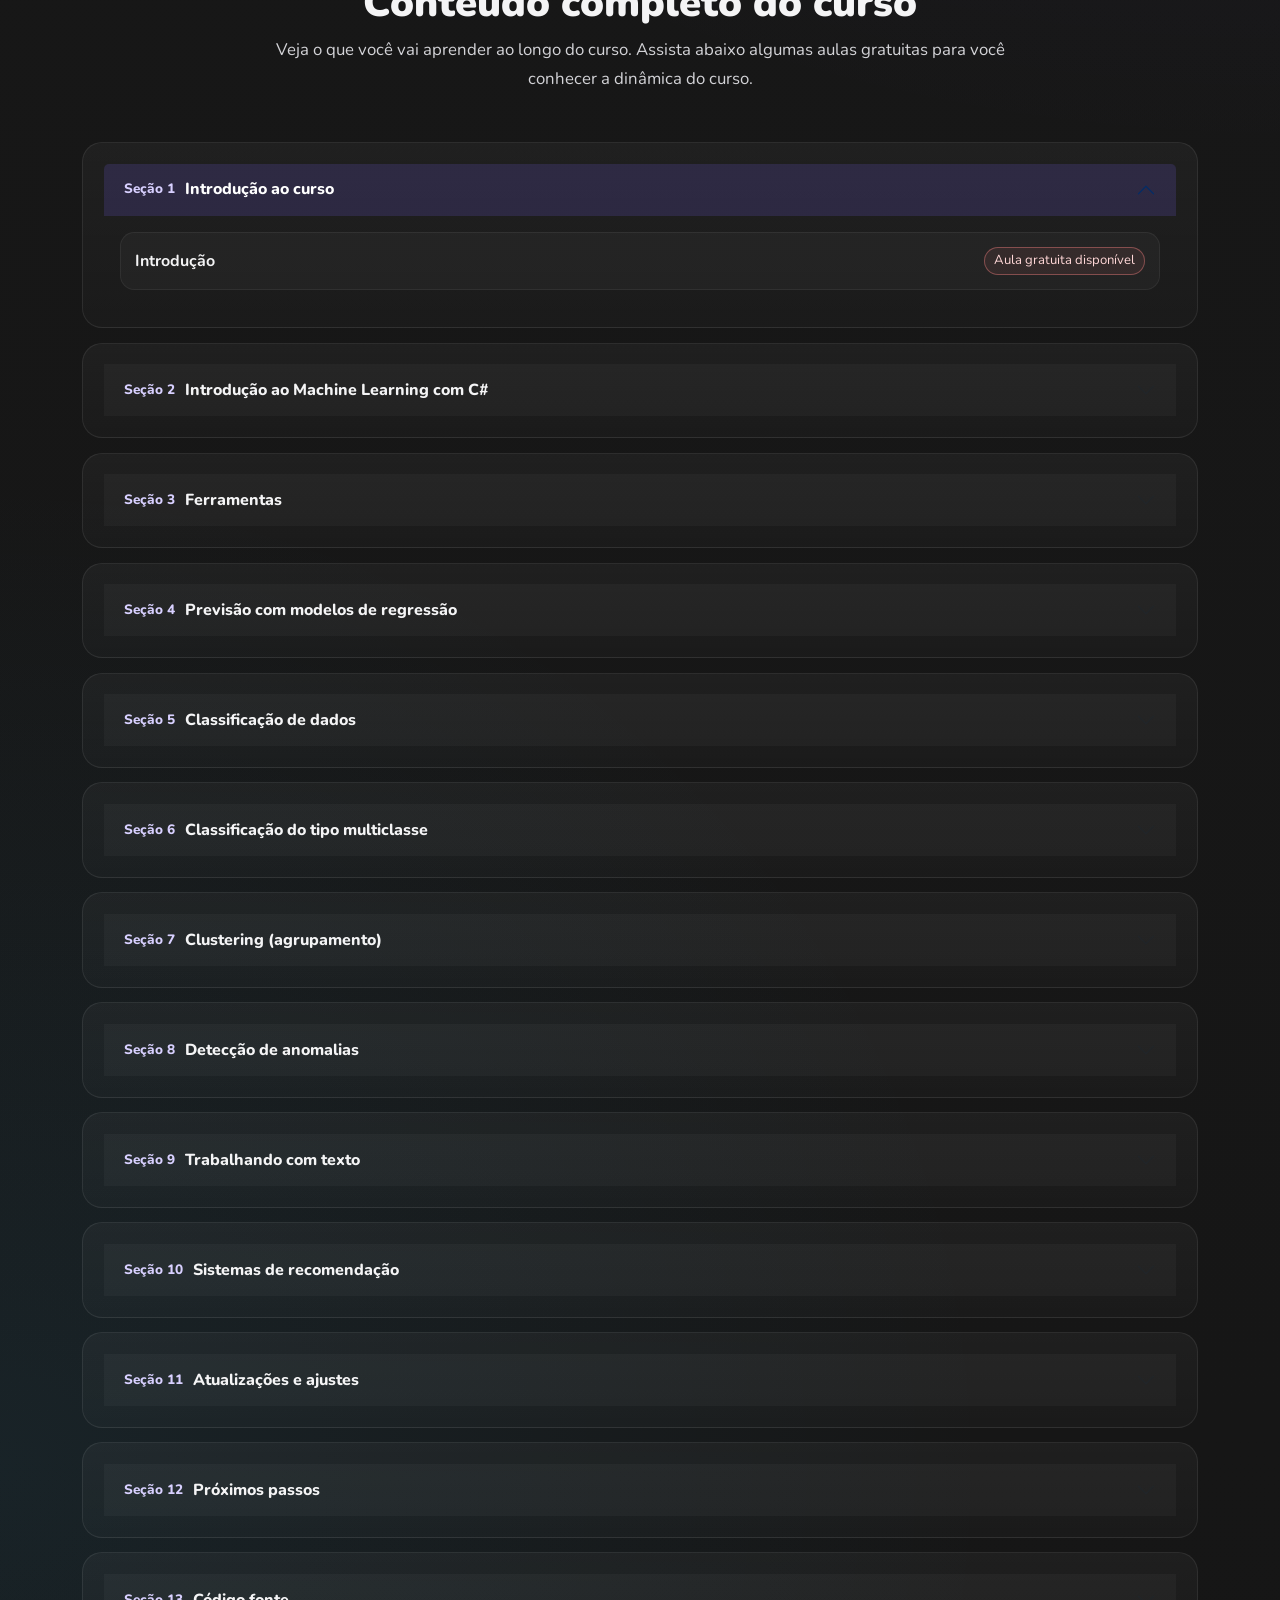
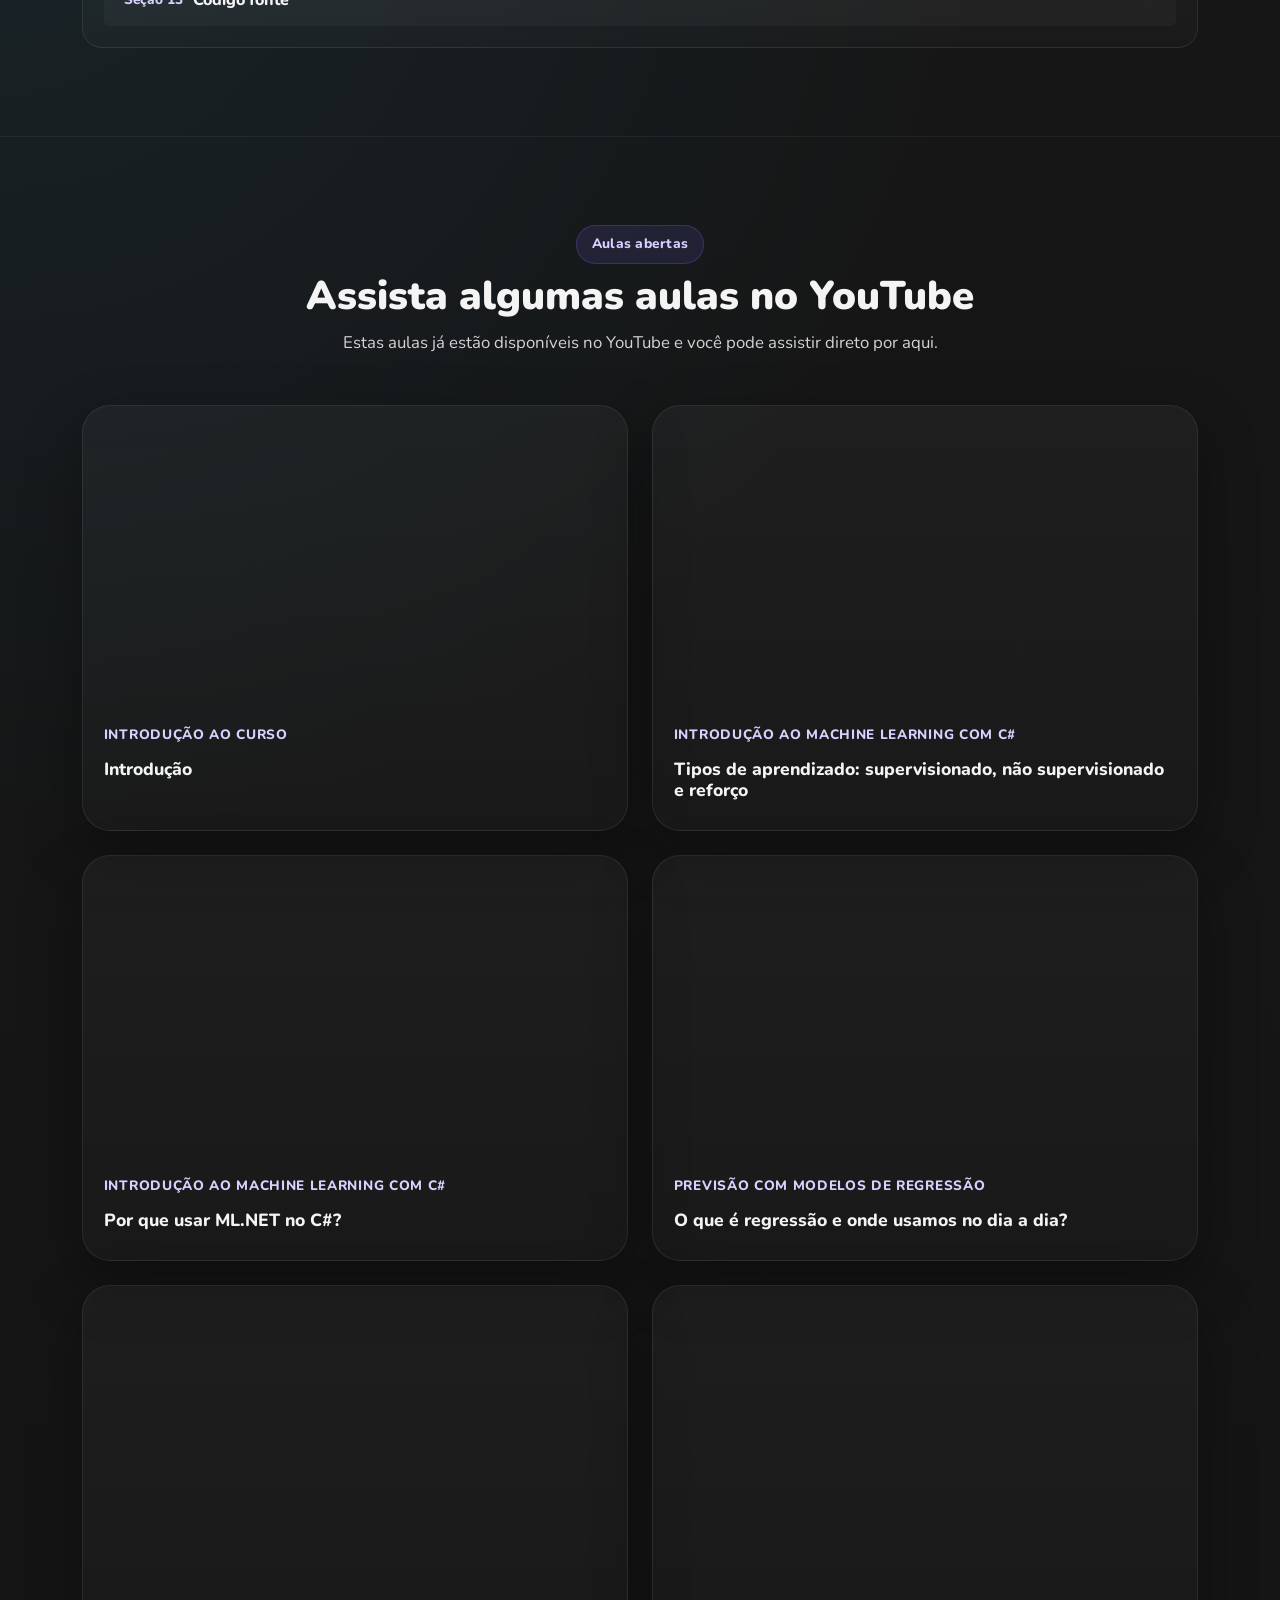
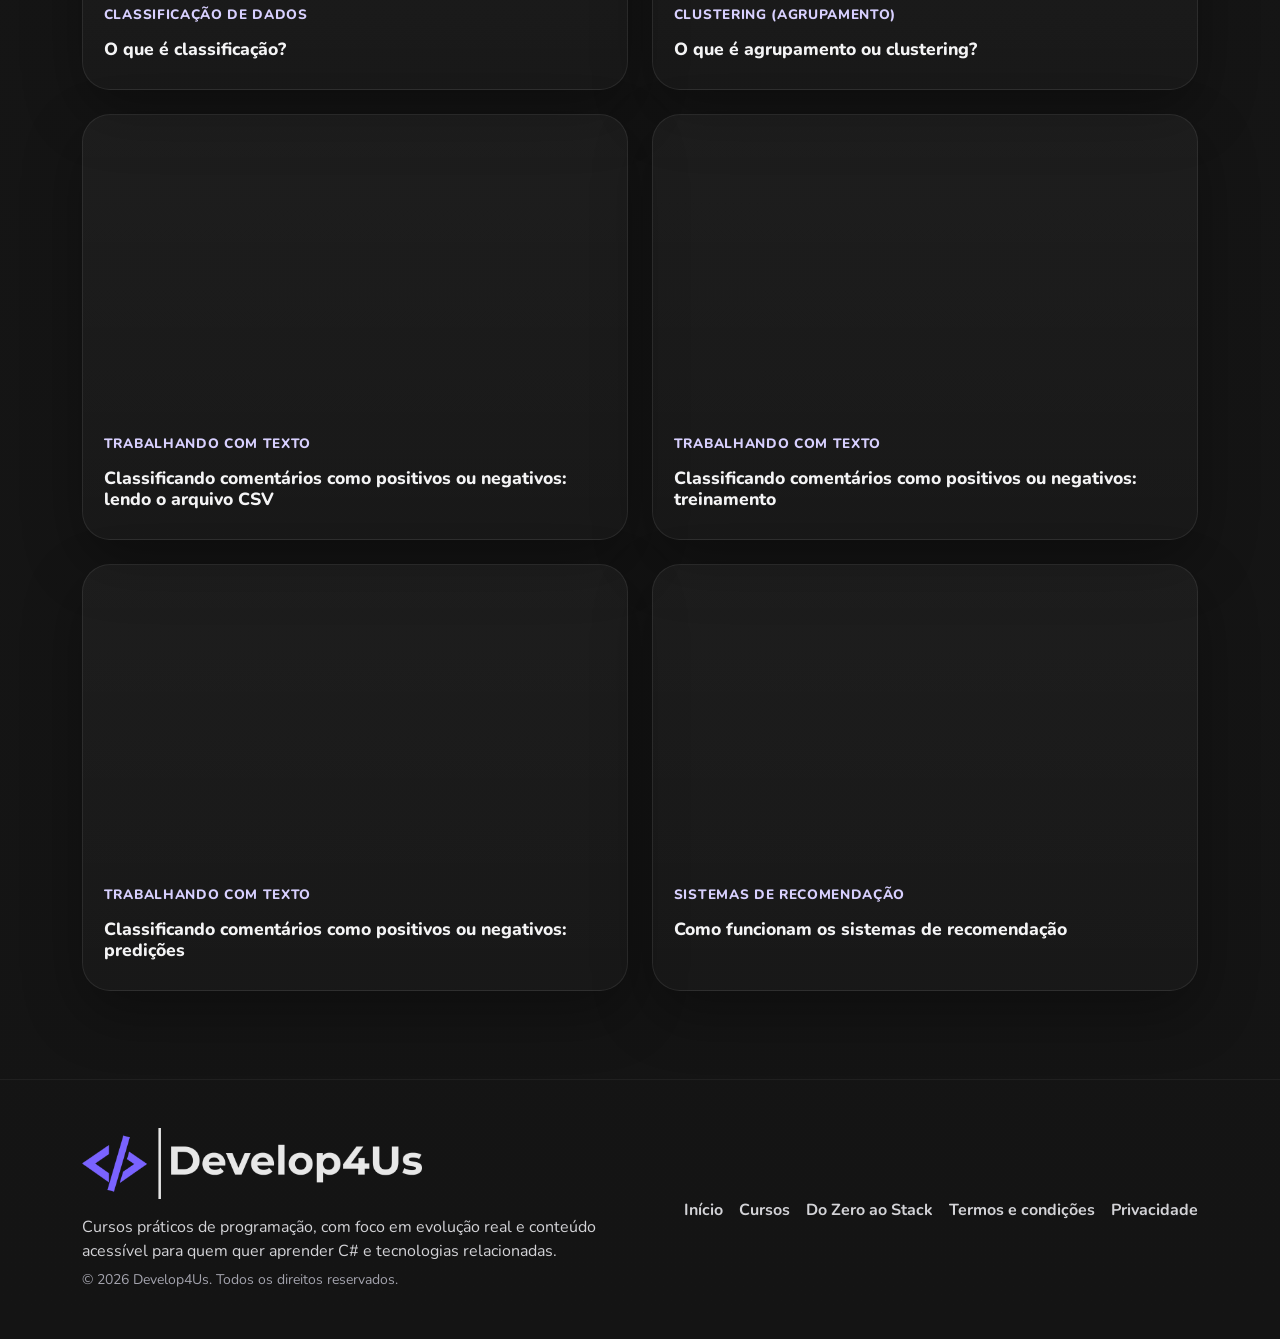
<file: machine-learning-com-c-sharp/index.html>
<!doctype html>
<html lang="pt-BR">
<head>
  <meta charset="utf-8">
  <meta name="viewport" content="width=device-width, initial-scale=1">
  <title>Machine Learning com C# | Develop4Us</title>
  <meta name="description" content="Curso Machine Learning com C#: aprenda ML.NET na prática com regressão, classificação, clustering, anomalias e recomendação.">
  <meta name="theme-color" content="#171717">

  <meta property="og:title" content="Machine Learning com C# | Develop4Us">
  <meta property="og:description" content="Página oficial do curso Machine Learning com C# com descrição, apresentação e conteúdo completo.">
  <meta property="og:type" content="website">
  <meta property="og:url" content="https://develop4us.com/machine-learning-com-c-sharp">
  <meta property="og:image" content="../assets/img/logo_c3.png">

  <link rel="icon" type="image/png" href="../assets/img/favicon.png">
  <link rel="preconnect" href="https://fonts.googleapis.com">
  <link rel="preconnect" href="https://fonts.gstatic.com" crossorigin>
  <link href="https://fonts.googleapis.com/css2?family=Nunito:wght@400;600;700;800;900&display=swap" rel="stylesheet">
  <link href="https://cdn.jsdelivr.net/npm/bootstrap@5.3.3/dist/css/bootstrap.min.css" rel="stylesheet" integrity="sha384-QWTKZyjpPEjISv5WaRU9OFeRpok6YctnYmDr5pNlyT2bRjXh0JMhjY6hW+ALEwIH" crossorigin="anonymous">
  <link rel="stylesheet" href="https://cdn.jsdelivr.net/npm/bootstrap-icons@1.11.3/font/bootstrap-icons.min.css">
  <link rel="stylesheet" href="../assets/css/site.css">

  <!-- Google Analytics -->
  <!-- Google tag (gtag.js) -->
  <script async src="https://www.googletagmanager.com/gtag/js?id=G-N8VQVEPZ1S"></script>
  <script>
    window.dataLayer = window.dataLayer || [];
    function gtag(){dataLayer.push(arguments);}
    gtag('js', new Date());

    gtag('config', 'G-N8VQVEPZ1S');
  </script>
</head>
<body>
  <div class="site-shell">
    <header>
      <nav class="navbar navbar-expand-lg navbar-dark fixed-top glass-nav" aria-label="Barra principal">
        <div class="container py-2">
          <a class="navbar-brand d-flex align-items-center gap-3" href="../index.html#inicio" aria-label="Voltar para o início">
            <img src="../assets/img/logo.png" alt="Logo da Develop4Us" class="brand-logo">
          </a>
          <button class="navbar-toggler border-0 shadow-none" type="button" data-bs-toggle="collapse" data-bs-target="#mainNav" aria-controls="mainNav" aria-expanded="false" aria-label="Abrir menu">
            <span class="navbar-toggler-icon"></span>
          </button>
          <div class="collapse navbar-collapse" id="mainNav">
            <ul class="navbar-nav ms-auto align-items-lg-center gap-lg-2 mt-3 mt-lg-0">
              <li class="nav-item"><a class="nav-link" href="../index.html#inicio">Início</a></li>
              <li class="nav-item"><a class="nav-link" href="../index.html#cursos">Cursos</a></li>
              <li class="nav-item"><a class="nav-link" href="../index.html#trilha">Do Zero ao Stack</a></li>
              <li class="nav-item"><a class="nav-link" href="../index.html#youtube">YouTube</a></li>
              <li class="nav-item"><a class="nav-link" href="../index.html#sobre">Sobre</a></li>
              <li class="nav-item ms-lg-2"><a class="btn btn-primary btn-sm px-4 py-2" href="https://academy.develop4us.com/pt-br/club/develop4us" target="_blank" rel="noopener noreferrer">Acessar cursos</a></li>
            </ul>
          </div>
        </div>
      </nav>
    </header>

    <main>
      <section class="course-hero section-pad">
        <div class="container">
          <div class="row g-4 g-lg-5 align-items-center">
            <div class="col-12 col-lg-6">
              <span class="eyebrow">Curso avançado de IA com C#</span>
              <h1 class="display-5 fw-black mt-3 mb-3">Machine Learning com C#</h1>
              <p class="hero-copy mb-4">Aplique inteligência artificial de forma prática com ML.NET, criando soluções reais de regressão, classificação, agrupamento, anomalias e recomendação.</p>
              <div class="course-pricing course-pricing-inline justify-content-center">
                <a href="https://pay.hotmart.com/P104981018S" class="btn btn-outline-light flex-fill" target="_blank" rel="noopener noreferrer">Só este curso<br><strong>R$ 19,90/mês</strong></a>
                <a href="https://pay.hotmart.com/E105148294Q" class="btn btn-primary flex-fill" target="_blank" rel="noopener noreferrer">Todos os cursos<br><strong>R$ 29,90/mês</strong></a>
              </div>
            </div>
            <div class="col-12 col-lg-6">
              <div class="course-cover card-surface">
                <img src="../assets/img/logo_c3.png" alt="Capa do curso Machine Learning com C#" class="course-cover-image">
              </div>
            </div>
          </div>
        </div>
      </section>

      <section class="section-pad section-divider">
        <div class="container">
          <div class="row g-4 g-lg-5">
            <div class="col-12 col-lg-7">
              <div class="card-surface course-description">
                <h2 class="h3 fw-black mb-3">Descrição do curso</h2>
                <div id="courseDescription" class="course-description-content"></div>
              </div>
            </div>
            <div class="col-12 col-lg-5">
              <div class="card-surface course-video-presentation">
                <h2 class="h3 fw-black mb-3">Vídeo de apresentação</h2>
                <div class="ratio ratio-16x9 rounded overflow-hidden">
                  <iframe src="https://www.youtube.com/embed/5A12V2lD52Q" title="Vídeo de apresentação do curso Machine Learning com C#" frameborder="0" allow="accelerometer; autoplay; clipboard-write; encrypted-media; gyroscope; picture-in-picture; web-share" allowfullscreen></iframe>
                </div>
              </div>
            </div>
          </div>
        </div>
      </section>

      <section id="conteudo" class="section-pad section-divider">
        <div class="container">
          <div class="section-heading text-center mb-5">
            <span class="eyebrow">Plano de estudos</span>
            <h2 class="display-6 fw-black mt-2">Conteúdo completo do curso</h2>
            <p class="section-copy mx-auto">Veja o que você vai aprender ao longo do curso. Assista abaixo algumas aulas gratuitas para você conhecer a dinâmica do curso.</p>
          </div>
          <div id="curriculumList" class="curriculum-list"></div>
        </div>
      </section>

      <section id="aulas-youtube" class="section-pad section-divider">
        <div class="container">
          <div class="section-heading text-center mb-5">
            <span class="eyebrow">Aulas abertas</span>
            <h2 class="display-6 fw-black mt-2">Assista algumas aulas no YouTube</h2>
            <p class="section-copy mx-auto">Estas aulas já estão disponíveis no YouTube e você pode assistir direto por aqui.</p>
          </div>
          <div id="youtubeLessons" class="row g-4"></div>
        </div>
      </section>
    </main>

    <footer class="section-divider py-5">
      <div class="container">
        <div class="row g-4 align-items-center">
          <div class="col-12 col-lg-6 text-center text-lg-start">
            <img src="../assets/img/logo.png" alt="Logo da Develop4Us" class="footer-logo mb-3">
            <p class="mb-1">Cursos práticos de programação, com foco em evolução real e conteúdo acessível para quem quer aprender C# e tecnologias relacionadas.</p>
            <small class="text-secondary">© <span id="currentYear"></span> Develop4Us. Todos os direitos reservados.</small>
          </div>
          <div class="col-12 col-lg-6">
            <div class="footer-links d-flex flex-column flex-sm-row flex-wrap justify-content-center justify-content-lg-end gap-2 gap-sm-3">
              <a href="../index.html#inicio">Início</a>
              <a href="../index.html#cursos">Cursos</a>
              <a href="../index.html#trilha">Do Zero ao Stack</a>
              <a href="../termos.html">Termos e condições</a>
              <a href="../privacidade.html">Privacidade</a>
            </div>
          </div>
        </div>
      </div>
    </footer>
  </div>

  <script>
    window.coursePageData = {
      description: [
        'Domine os conceitos de Machine Learning no universo do C#. Este curso foi criado especialmente para quem já conhece C# e quer aplicar inteligência artificial de forma prática, utilizando a biblioteca ML .NET da Microsoft. Ao longo das aulas, você aprenderá desde os fundamentos do aprendizado de máquina até a criação de soluções reais para classificação, regressão, agrupamento, detecção de anomalias, sistemas de recomendação e análise de texto.',
        'Você não precisa conhecer estatística avançada ou aprender outra linguagem para trabalhar com IA. Aqui, você vai usar o que já sabe em C# para criar modelos inteligentes que aprendem com os dados, fazem previsões e auxiliam na tomada de decisões. Tudo com explicações simples, exemplos reais e código limpo. O curso também mostra como avaliar a qualidade dos modelos, melhorar sua performance e utilizar recursos como o AutoML para turbinar seus projetos.',
        'Ideal para quem trabalha com aplicações corporativas, APIs, sistemas web ou desktop, o curso mostra como levar a inteligência artificial para o seu ambiente de desenvolvimento atual. E o melhor: com foco no mundo real. Ao final, você terá uma base sólida para construir soluções inteligentes com C#, abrindo portas para novas oportunidades na sua carreira.',
        'Prepare-se para transformar sua experiência com C# e dar um salto rumo ao futuro da tecnologia.'
      ],
      lessons: [
        { section: 'Introdução ao curso', title: 'Introdução', youtube: 'https://youtu.be/NAr2LD3n9E4' },
        { section: 'Introdução ao Machine Learning com C#', title: 'O que é Machine Learning e onde usamos no dia a dia?' },
        { section: 'Introdução ao Machine Learning com C#', title: 'Tipos de aprendizado: supervisionado, não supervisionado e reforço', youtube: 'https://youtu.be/bXnFgDWAUo4' },
        { section: 'Introdução ao Machine Learning com C#', title: 'Por que usar ML.NET no C#?', youtube: 'https://youtu.be/POzYJ6RxAws' },
        { section: 'Introdução ao Machine Learning com C#', title: 'Estrutura de um projeto de ML.NET' },
        { section: 'Ferramentas', title: 'Instalação do VS Code' },
        { section: 'Ferramentas', title: 'Instalação do kit de ferramentas do C#' },
        { section: 'Ferramentas', title: 'Instalação do .NET' },
        { section: 'Ferramentas', title: 'Criando o projeto de Machine Learning' },
        { section: 'Previsão com modelos de regressão', title: 'O que é regressão e onde usamos no dia a dia?', youtube: 'https://youtu.be/KmrLHac8egM' },
        { section: 'Previsão com modelos de regressão', title: 'Importando e preparando os dados a partir de um CSV' },
        { section: 'Previsão com modelos de regressão', title: 'Treinando o modelo de regressão com ML.NET' },
        { section: 'Previsão com modelos de regressão', title: 'Salvando o modelo treinado para uso futuro' },
        { section: 'Previsão com modelos de regressão', title: 'Fazendo previsões com o modelo treinado' },
        { section: 'Previsão com modelos de regressão', title: 'Avaliando a precisão e a qualidade do modelo' },
        { section: 'Previsão com modelos de regressão', title: 'Melhorando o modelo: treinando com mais dados' },
        { section: 'Previsão com modelos de regressão', title: 'Explorando outro algoritmo de regressão' },
        { section: 'Previsão com modelos de regressão', title: 'Automatizando a escolha do melhor modelo com AutoML' },
        { section: 'Classificação de dados', title: 'O que é classificação?', youtube: 'https://youtu.be/ze44Z3CgKaY' },
        { section: 'Classificação de dados', title: 'Importando e preparando os dados a partir de um CSV' },
        { section: 'Classificação de dados', title: 'Treinando e salvando o modelo de classificação binária com ML.NET' },
        { section: 'Classificação de dados', title: 'Fazendo previsões de classificacao binária' },
        { section: 'Classificação de dados', title: 'Avaliando acurácia, precisão, recall e matriz de confusão' },
        { section: 'Classificação de dados', title: 'Testando a classificação binária com o AutoML' },
        { section: 'Classificação do tipo multiclasse', title: 'Importando e preparando os dados a partir de um CSV' },
        { section: 'Classificação do tipo multiclasse', title: 'Treinando o modelo de classificação multiclasse com ML.NET' },
        { section: 'Classificação do tipo multiclasse', title: 'Salvando o modelo e fazendo previsões de classificação multiclasse' },
        { section: 'Classificação do tipo multiclasse', title: 'Avaliando o modelo de classificação multiclasse' },
        { section: 'Classificação do tipo multiclasse', title: 'Testando a classificação multiclasse com o AutoML' },
        { section: 'Clustering (agrupamento)', title: 'O que é agrupamento ou clustering?', youtube: 'https://youtu.be/jldYP5sc_eo' },
        { section: 'Clustering (agrupamento)', title: 'Importando e preparando os dados a partir de um CSV' },
        { section: 'Clustering (agrupamento)', title: 'Treinando o modelo de clustering com ML.NET' },
        { section: 'Clustering (agrupamento)', title: 'Analisando os grupos do modelo' },
        { section: 'Clustering (agrupamento)', title: 'Avaliando o modelo de clustering' },
        { section: 'Clustering (agrupamento)', title: 'Salvando o modelo e fazendo previsões de clustering' },
        { section: 'Detecção de anomalias', title: 'Exemplo prático: Detectando compras fora do padrão' },
        { section: 'Detecção de anomalias', title: 'Treinando o modelo e fazendo análises de anomalias' },
        { section: 'Trabalhando com texto', title: 'Classificando comentários como positivos ou negativos: lendo o arquivo CSV', youtube: 'https://youtu.be/plXEGnn6ukg' },
        { section: 'Trabalhando com texto', title: 'Classificando comentários como positivos ou negativos: treinamento', youtube: 'https://youtu.be/9o9ChVyN8FQ' },
        { section: 'Trabalhando com texto', title: 'Classificando comentários como positivos ou negativos: predições', youtube: 'https://youtu.be/txVfMdIzDw8' },
        { section: 'Sistemas de recomendação', title: 'Como funcionam os sistemas de recomendação', youtube: 'https://youtu.be/JsXtYDsFoXc' },
        { section: 'Sistemas de recomendação', title: 'Recomendando produtos por avaliações: lendo o arquivo CSV' },
        { section: 'Sistemas de recomendação', title: 'Recomendando produtos por avaliações: treinamento' },
        { section: 'Sistemas de recomendação', title: 'Recomendando produtos por avaliações: predições' },
        { section: 'Atualizações e ajustes', title: 'Atualização para a versão 10 do .NET' },
        { section: 'Próximos passos', title: 'Próximos passos para aprender mais sobre IA com C#' },
        { section: 'Código fonte', title: 'Código fonte com a versão 9 do .NET' },
        { section: 'Código fonte', title: 'Código fonte com a versão 10 do .NET' }
      ]
    };
  </script>
  <script src="https://cdn.jsdelivr.net/npm/bootstrap@5.3.3/dist/js/bootstrap.bundle.min.js" integrity="sha384-YvpcrYf0tY3lHB60NNkmXc5s9fDVZLESaAA55NDzOxhy9GkcIdslK1eN7N6jIeHz" crossorigin="anonymous"></script>
  <script src="../assets/js/site.js"></script>
  <script src="../assets/js/course-page.js"></script>
</body>
</html>
</file>
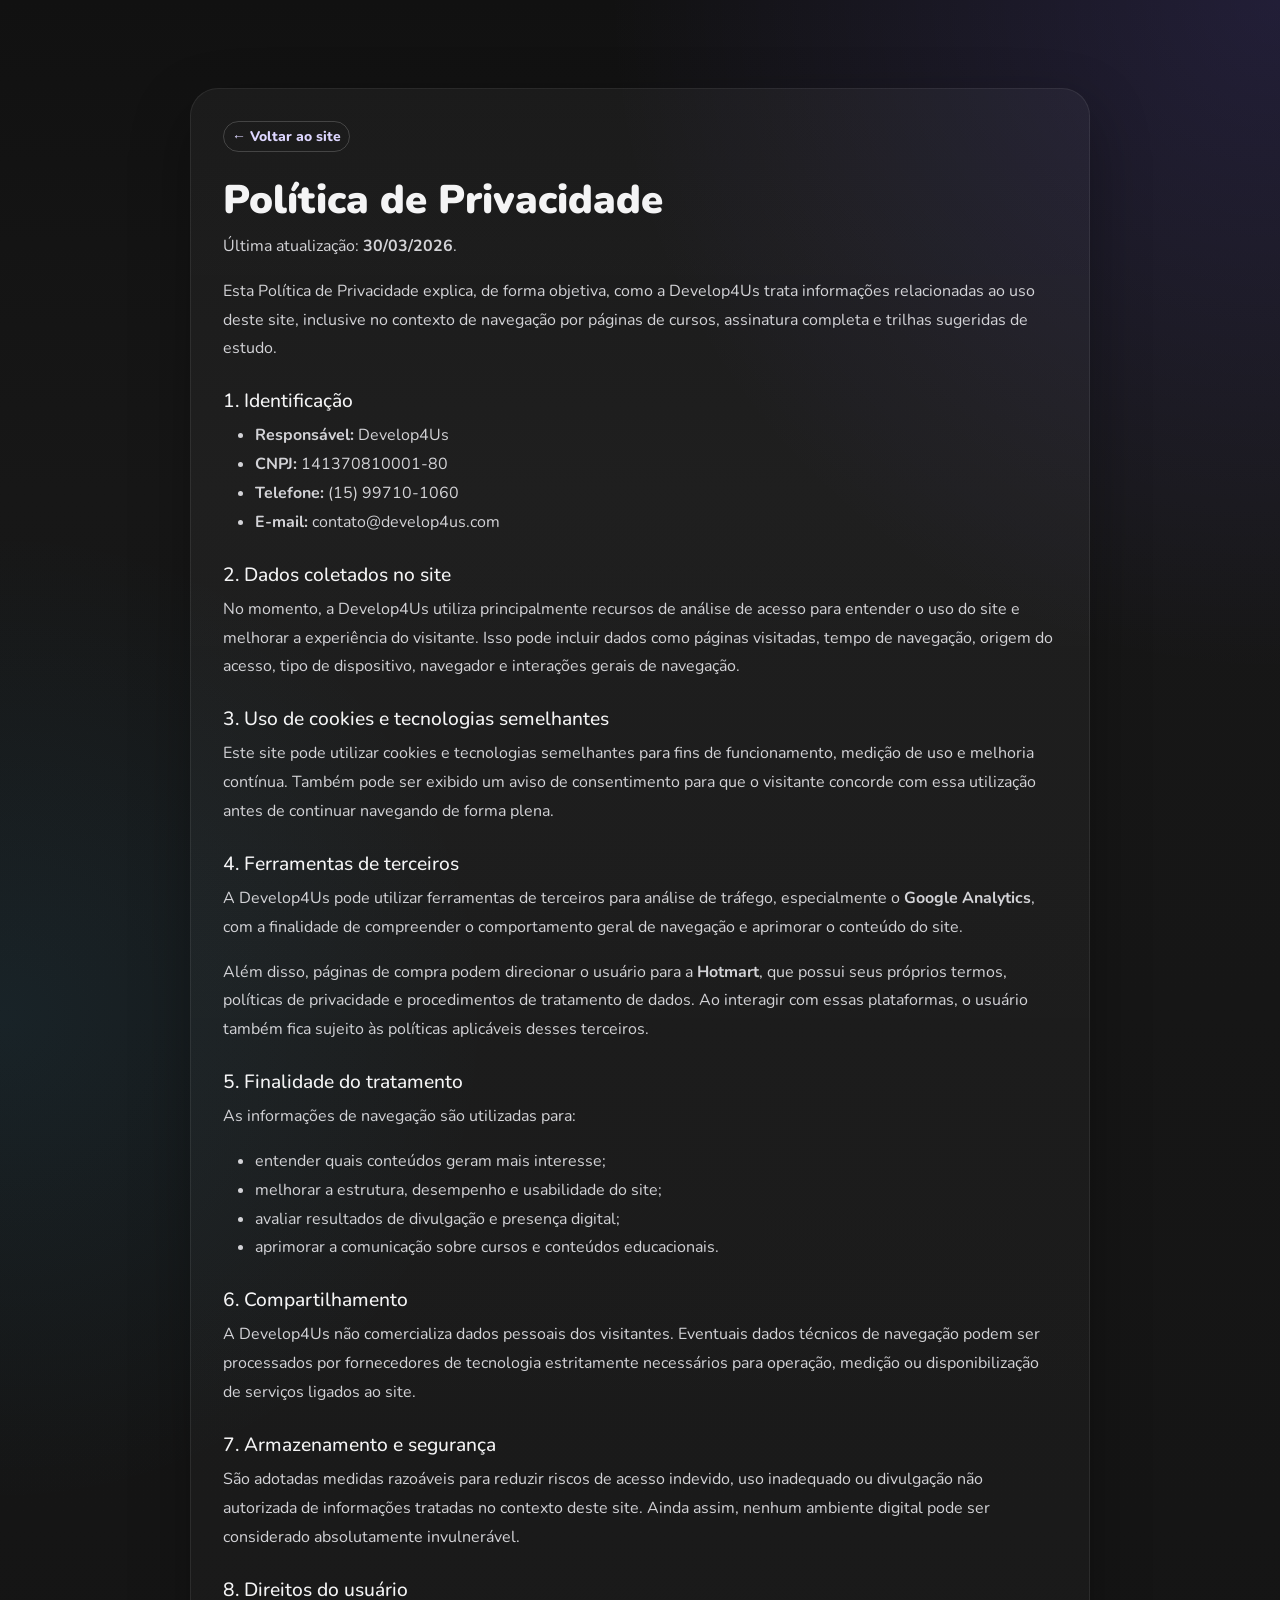
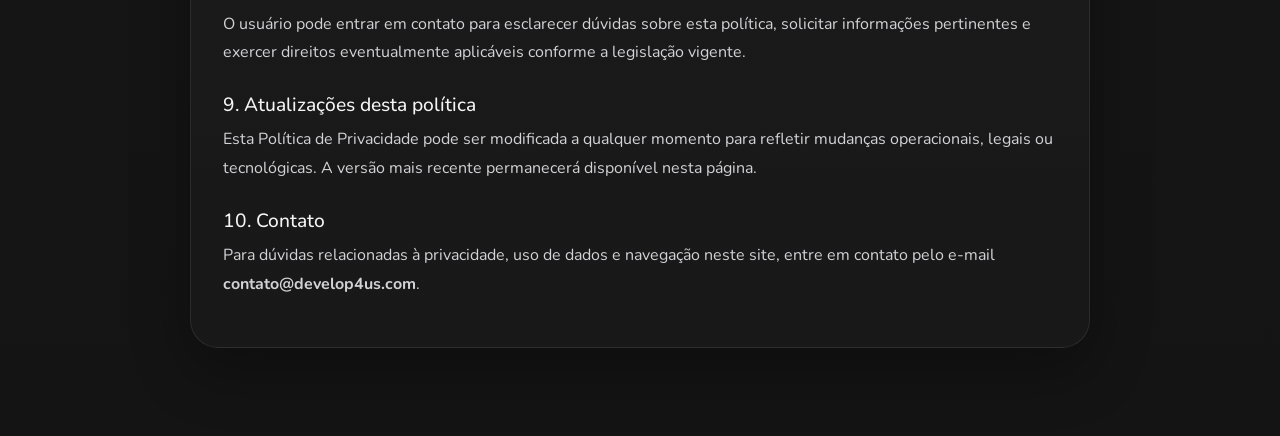
<file: privacidade.html>
<!doctype html>
<html lang="pt-BR">
<head>
  <meta charset="utf-8">
  <meta name="viewport" content="width=device-width, initial-scale=1">
  <title>Política de Privacidade | Develop4Us</title>
  <meta name="description" content="Política de privacidade da Develop4Us.">
  <link rel="icon" type="image/png" href="assets/img/logo.png">
  <link rel="preconnect" href="https://fonts.googleapis.com">
  <link rel="preconnect" href="https://fonts.gstatic.com" crossorigin>
  <link href="https://fonts.googleapis.com/css2?family=Nunito:wght@400;600;700;800;900&display=swap" rel="stylesheet">
  <link href="https://cdn.jsdelivr.net/npm/bootstrap@5.3.3/dist/css/bootstrap.min.css" rel="stylesheet" crossorigin="anonymous">
  <link rel="stylesheet" href="assets/css/site.css">

  <!-- Google Analytics -->
  <!-- Google tag (gtag.js) -->
  <script async src="https://www.googletagmanager.com/gtag/js?id=G-N8VQVEPZ1S"></script>
  <script>
    window.dataLayer = window.dataLayer || [];
    function gtag(){dataLayer.push(arguments);}
    gtag('js', new Date());

    gtag('config', 'G-N8VQVEPZ1S');
  </script>
</head>
<body>
  <main class="legal-page section-pad">
    <div class="container">
      <article class="legal-card">
        <a href="index.html" class="btn btn-outline-light btn-sm mb-4">← Voltar ao site</a>
        <h1 class="display-6 fw-black">Política de Privacidade</h1>
        <p>Última atualização: <strong>30/03/2026</strong>.</p>
        <p>Esta Política de Privacidade explica, de forma objetiva, como a Develop4Us trata informações relacionadas ao uso deste site, inclusive no contexto de navegação por páginas de cursos, assinatura completa e trilhas sugeridas de estudo.</p>

        <h2>1. Identificação</h2>
        <ul>
          <li><strong>Responsável:</strong> Develop4Us</li>
          <li><strong>CNPJ:</strong> 141370810001-80</li>
          <li><strong>Telefone:</strong> (15) 99710-1060</li>
          <li><strong>E-mail:</strong> contato@develop4us.com</li>
        </ul>

        <h2>2. Dados coletados no site</h2>
        <p>No momento, a Develop4Us utiliza principalmente recursos de análise de acesso para entender o uso do site e melhorar a experiência do visitante. Isso pode incluir dados como páginas visitadas, tempo de navegação, origem do acesso, tipo de dispositivo, navegador e interações gerais de navegação.</p>

        <h2>3. Uso de cookies e tecnologias semelhantes</h2>
        <p>Este site pode utilizar cookies e tecnologias semelhantes para fins de funcionamento, medição de uso e melhoria contínua. Também pode ser exibido um aviso de consentimento para que o visitante concorde com essa utilização antes de continuar navegando de forma plena.</p>

        <h2>4. Ferramentas de terceiros</h2>
        <p>A Develop4Us pode utilizar ferramentas de terceiros para análise de tráfego, especialmente o <strong>Google Analytics</strong>, com a finalidade de compreender o comportamento geral de navegação e aprimorar o conteúdo do site.</p>
        <p>Além disso, páginas de compra podem direcionar o usuário para a <strong>Hotmart</strong>, que possui seus próprios termos, políticas de privacidade e procedimentos de tratamento de dados. Ao interagir com essas plataformas, o usuário também fica sujeito às políticas aplicáveis desses terceiros.</p>

        <h2>5. Finalidade do tratamento</h2>
        <p>As informações de navegação são utilizadas para:</p>
        <ul>
          <li>entender quais conteúdos geram mais interesse;</li>
          <li>melhorar a estrutura, desempenho e usabilidade do site;</li>
          <li>avaliar resultados de divulgação e presença digital;</li>
          <li>aprimorar a comunicação sobre cursos e conteúdos educacionais.</li>
        </ul>

        <h2>6. Compartilhamento</h2>
        <p>A Develop4Us não comercializa dados pessoais dos visitantes. Eventuais dados técnicos de navegação podem ser processados por fornecedores de tecnologia estritamente necessários para operação, medição ou disponibilização de serviços ligados ao site.</p>

        <h2>7. Armazenamento e segurança</h2>
        <p>São adotadas medidas razoáveis para reduzir riscos de acesso indevido, uso inadequado ou divulgação não autorizada de informações tratadas no contexto deste site. Ainda assim, nenhum ambiente digital pode ser considerado absolutamente invulnerável.</p>

        <h2>8. Direitos do usuário</h2>
        <p>O usuário pode entrar em contato para esclarecer dúvidas sobre esta política, solicitar informações pertinentes e exercer direitos eventualmente aplicáveis conforme a legislação vigente.</p>

        <h2>9. Atualizações desta política</h2>
        <p>Esta Política de Privacidade pode ser modificada a qualquer momento para refletir mudanças operacionais, legais ou tecnológicas. A versão mais recente permanecerá disponível nesta página.</p>

        <h2>10. Contato</h2>
        <p>Para dúvidas relacionadas à privacidade, uso de dados e navegação neste site, entre em contato pelo e-mail <strong>contato@develop4us.com</strong>.</p>
      </article>
    </div>
  </main>
</body>
</html>
</file>
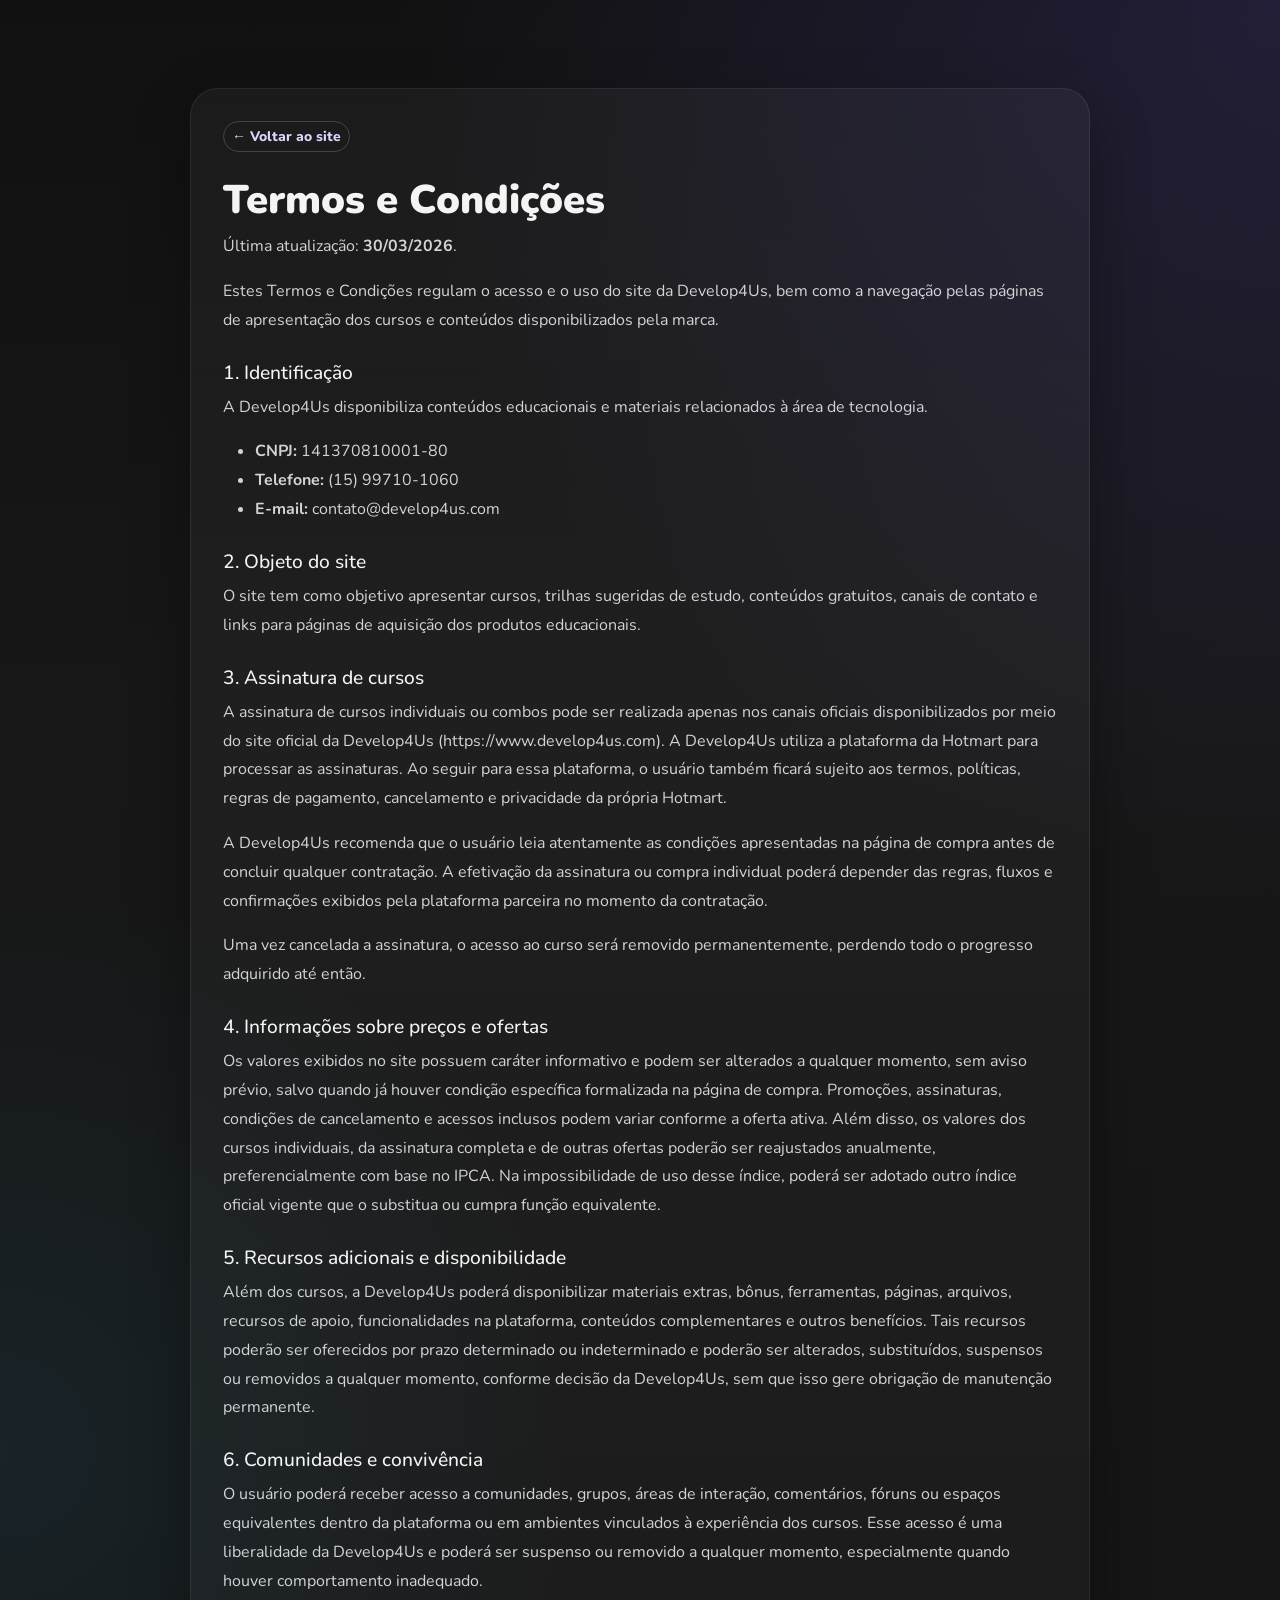
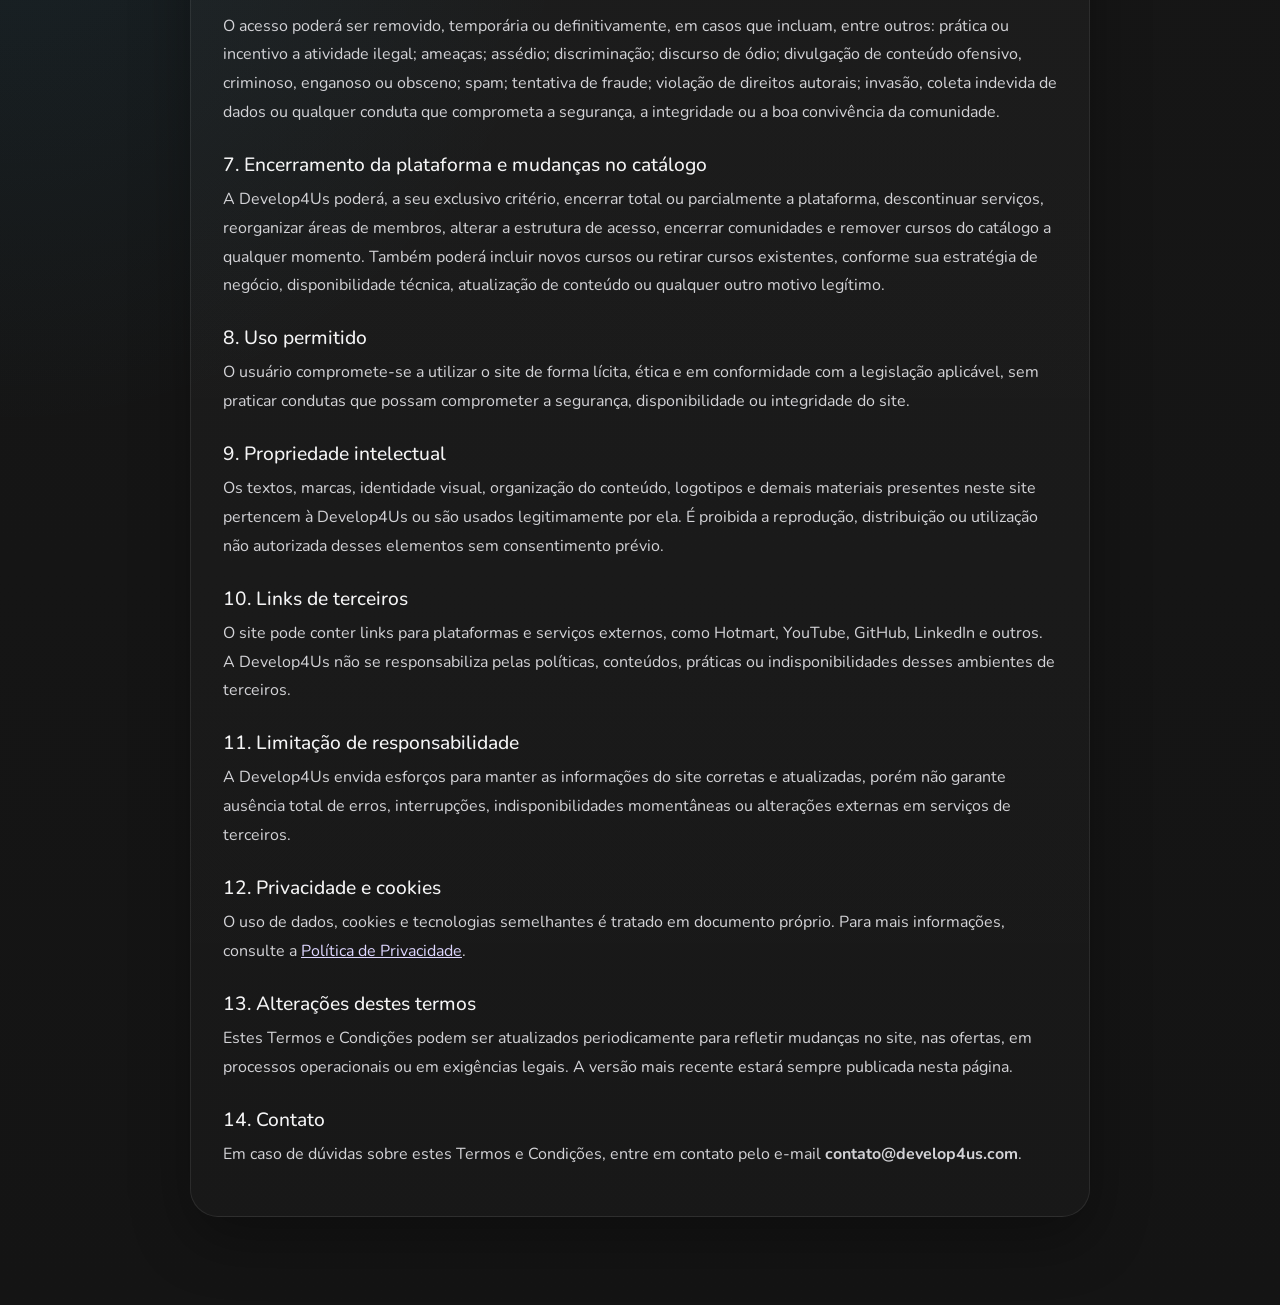
<file: termos.html>
<!doctype html>
<html lang="pt-BR">
<head>
  <meta charset="utf-8">
  <meta name="viewport" content="width=device-width, initial-scale=1">
  <title>Termos e Condições | Develop4Us</title>
  <meta name="description" content="Termos e condições de uso da Develop4Us.">
  <link rel="icon" type="image/png" href="assets/img/logo.png">
  <link rel="preconnect" href="https://fonts.googleapis.com">
  <link rel="preconnect" href="https://fonts.gstatic.com" crossorigin>
  <link href="https://fonts.googleapis.com/css2?family=Nunito:wght@400;600;700;800;900&display=swap" rel="stylesheet">
  <link href="https://cdn.jsdelivr.net/npm/bootstrap@5.3.3/dist/css/bootstrap.min.css" rel="stylesheet" crossorigin="anonymous">
  <link rel="stylesheet" href="assets/css/site.css">

  <!-- Google Analytics -->
  <!-- Google tag (gtag.js) -->
  <script async src="https://www.googletagmanager.com/gtag/js?id=G-N8VQVEPZ1S"></script>
  <script>
    window.dataLayer = window.dataLayer || [];
    function gtag(){dataLayer.push(arguments);}
    gtag('js', new Date());

    gtag('config', 'G-N8VQVEPZ1S');
  </script>
</head>
<body>
  <main class="legal-page section-pad">
    <div class="container">
      <article class="legal-card">
        <a href="index.html" class="btn btn-outline-light btn-sm mb-4">← Voltar ao site</a>
        <h1 class="display-6 fw-black">Termos e Condições</h1>
        <p>Última atualização: <strong>30/03/2026</strong>.</p>
        <p>Estes Termos e Condições regulam o acesso e o uso do site da Develop4Us, bem como a navegação pelas páginas de apresentação dos cursos e conteúdos disponibilizados pela marca.</p>

        <h2>1. Identificação</h2>
        <p>A Develop4Us disponibiliza conteúdos educacionais e materiais relacionados à área de tecnologia.</p>
        <ul>
          <li><strong>CNPJ:</strong> 141370810001-80</li>
          <li><strong>Telefone:</strong> (15) 99710-1060</li>
          <li><strong>E-mail:</strong> contato@develop4us.com</li>
        </ul>

        <h2>2. Objeto do site</h2>
        <p>O site tem como objetivo apresentar cursos, trilhas sugeridas de estudo, conteúdos gratuitos, canais de contato e links para páginas de aquisição dos produtos educacionais.</p>

        <h2>3. Assinatura de cursos</h2>
        <p>A assinatura de cursos individuais ou combos pode ser realizada apenas nos canais oficiais disponibilizados por meio do site oficial da Develop4Us (https://www.develop4us.com). A Develop4Us utiliza a plataforma da Hotmart para processar as assinaturas. Ao seguir para essa plataforma, o usuário também ficará sujeito aos termos, políticas, regras de pagamento, cancelamento e privacidade da própria Hotmart.</p>
        <p>A Develop4Us recomenda que o usuário leia atentamente as condições apresentadas na página de compra antes de concluir qualquer contratação. A efetivação da assinatura ou compra individual poderá depender das regras, fluxos e confirmações exibidos pela plataforma parceira no momento da contratação.</p>
        <p>Uma vez cancelada a assinatura, o acesso ao curso será removido permanentemente, perdendo todo o progresso adquirido até então.</p>

        <h2>4. Informações sobre preços e ofertas</h2>
        <p>Os valores exibidos no site possuem caráter informativo e podem ser alterados a qualquer momento, sem aviso prévio, salvo quando já houver condição específica formalizada na página de compra. Promoções, assinaturas, condições de cancelamento e acessos inclusos podem variar conforme a oferta ativa. Além disso, os valores dos cursos individuais, da assinatura completa e de outras ofertas poderão ser reajustados anualmente, preferencialmente com base no IPCA. Na impossibilidade de uso desse índice, poderá ser adotado outro índice oficial vigente que o substitua ou cumpra função equivalente.</p>

        <h2>5. Recursos adicionais e disponibilidade</h2>
        <p>Além dos cursos, a Develop4Us poderá disponibilizar materiais extras, bônus, ferramentas, páginas, arquivos, recursos de apoio, funcionalidades na plataforma, conteúdos complementares e outros benefícios. Tais recursos poderão ser oferecidos por prazo determinado ou indeterminado e poderão ser alterados, substituídos, suspensos ou removidos a qualquer momento, conforme decisão da Develop4Us, sem que isso gere obrigação de manutenção permanente.</p>

        <h2>6. Comunidades e convivência</h2>
        <p>O usuário poderá receber acesso a comunidades, grupos, áreas de interação, comentários, fóruns ou espaços equivalentes dentro da plataforma ou em ambientes vinculados à experiência dos cursos. Esse acesso é uma liberalidade da Develop4Us e poderá ser suspenso ou removido a qualquer momento, especialmente quando houver comportamento inadequado.</p>
        <p>O acesso poderá ser removido, temporária ou definitivamente, em casos que incluam, entre outros: prática ou incentivo a atividade ilegal; ameaças; assédio; discriminação; discurso de ódio; divulgação de conteúdo ofensivo, criminoso, enganoso ou obsceno; spam; tentativa de fraude; violação de direitos autorais; invasão, coleta indevida de dados ou qualquer conduta que comprometa a segurança, a integridade ou a boa convivência da comunidade.</p>

        <h2>7. Encerramento da plataforma e mudanças no catálogo</h2>
        <p>A Develop4Us poderá, a seu exclusivo critério, encerrar total ou parcialmente a plataforma, descontinuar serviços, reorganizar áreas de membros, alterar a estrutura de acesso, encerrar comunidades e remover cursos do catálogo a qualquer momento. Também poderá incluir novos cursos ou retirar cursos existentes, conforme sua estratégia de negócio, disponibilidade técnica, atualização de conteúdo ou qualquer outro motivo legítimo.</p>

        <h2>8. Uso permitido</h2>
        <p>O usuário compromete-se a utilizar o site de forma lícita, ética e em conformidade com a legislação aplicável, sem praticar condutas que possam comprometer a segurança, disponibilidade ou integridade do site.</p>

        <h2>9. Propriedade intelectual</h2>
        <p>Os textos, marcas, identidade visual, organização do conteúdo, logotipos e demais materiais presentes neste site pertencem à Develop4Us ou são usados legitimamente por ela. É proibida a reprodução, distribuição ou utilização não autorizada desses elementos sem consentimento prévio.</p>

        <h2>10. Links de terceiros</h2>
        <p>O site pode conter links para plataformas e serviços externos, como Hotmart, YouTube, GitHub, LinkedIn e outros. A Develop4Us não se responsabiliza pelas políticas, conteúdos, práticas ou indisponibilidades desses ambientes de terceiros.</p>

        <h2>11. Limitação de responsabilidade</h2>
        <p>A Develop4Us envida esforços para manter as informações do site corretas e atualizadas, porém não garante ausência total de erros, interrupções, indisponibilidades momentâneas ou alterações externas em serviços de terceiros.</p>

        <h2>12. Privacidade e cookies</h2>
        <p>O uso de dados, cookies e tecnologias semelhantes é tratado em documento próprio. Para mais informações, consulte a <a href="privacidade.html">Política de Privacidade</a>.</p>

        <h2>13. Alterações destes termos</h2>
        <p>Estes Termos e Condições podem ser atualizados periodicamente para refletir mudanças no site, nas ofertas, em processos operacionais ou em exigências legais. A versão mais recente estará sempre publicada nesta página.</p>

        <h2>14. Contato</h2>
        <p>Em caso de dúvidas sobre estes Termos e Condições, entre em contato pelo e-mail <strong>contato@develop4us.com</strong>.</p>
      </article>
    </div>
  </main>
</body>
</html>
</file>
<file: assets/css/site.css>
:root {
  --bg: #171717;
  --bg-soft: #1f1f1f;
  --surface: #232323;
  --surface-strong: #2c2c2c;
  --primary: #7a63ff;
  --primary-strong: #9585ff;
  --heading: #f4f4f5;
  --text: #d3d3d7;
  --muted: #a3a3ad;
  --border: rgba(255, 255, 255, 0.08);
  --shadow: 0 22px 60px rgba(0, 0, 0, 0.32);
  --radius-xl: 1.75rem;
  --radius-lg: 1.25rem;
  --radius-md: 1rem;
}

html {
  scroll-behavior: smooth;
}

body {
  margin: 0;
  font-family: 'Nunito', sans-serif;
  color: var(--text);
  background:
    radial-gradient(circle at top right, rgba(122, 99, 255, 0.16), transparent 28%),
    radial-gradient(circle at left center, rgba(56, 189, 248, 0.08), transparent 30%),
    linear-gradient(180deg, #111111 0%, var(--bg) 24%, #141414 100%);
}

img {
  max-width: 100%;
  display: block;
}

.site-shell {
  overflow-x: hidden;
}

.section-pad {
  padding: 5rem 0;
}

.section-divider {
  border-top: 1px solid rgba(255, 255, 255, 0.05);
}

.glass-nav {
  background: rgba(16, 16, 16, 0.78);
  backdrop-filter: blur(14px);
  border-bottom: 1px solid rgba(255, 255, 255, 0.06);
}

.brand-logo,
.footer-logo,
.about-logo {
  height: auto;
}

.brand-logo {
  width: min(56vw, 220px);
  max-width: 220px;
}

.footer-logo,
.about-logo {
  width: min(72vw, 340px);
}

.nav-link,
.footer-links a,
.hero-copy,
.section-copy,
.course-card p,
.video-card p,
.guide-step-card p,
.guide-card p,
footer p,
footer small,
.mini-note,
.cookie-consent p {
  color: var(--text);
}

.nav-link {
  font-weight: 700;
  color: #dcdce2;
}

.nav-link:hover,
.nav-link:focus,
.footer-links a:hover,
.footer-links a:focus,
.cookie-consent a:hover,
.cookie-consent a:focus {
  color: #ffffff;
}

.btn {
  border-radius: 999px;
  font-weight: 800;
  transition: transform 0.2s ease, box-shadow 0.2s ease, background-color 0.2s ease, border-color 0.2s ease;
}

.btn:hover,
.btn:focus {
  transform: translateY(-2px);
  box-shadow: 0 12px 28px rgba(122, 99, 255, 0.18);
}

.btn-primary {
  --bs-btn-bg: var(--primary);
  --bs-btn-border-color: var(--primary);
  --bs-btn-hover-bg: var(--primary-strong);
  --bs-btn-hover-border-color: var(--primary-strong);
  --bs-btn-active-bg: var(--primary-strong);
  --bs-btn-active-border-color: var(--primary-strong);
  --bs-btn-disabled-bg: var(--primary);
  --bs-btn-disabled-border-color: var(--primary);
}

.btn-outline-light {
  border-color: rgba(255, 255, 255, 0.18);
}

.display-5,
.display-6,
h1,
h2,
h3,
h4,
.showcase-item h3,
.video-card h3,
.course-card h3,
.guide-step-card h3,
.guide-card h3 {
  color: var(--heading);
}

.fw-black {
  font-weight: 900;
}

.eyebrow {
  display: inline-flex;
  align-items: center;
  gap: 0.5rem;
  background: rgba(122, 99, 255, 0.12);
  color: #d8d0ff;
  border: 1px solid rgba(122, 99, 255, 0.25);
  padding: 0.5rem 0.95rem;
  border-radius: 999px;
  font-size: 0.86rem;
  font-weight: 800;
  letter-spacing: 0.02em;
}

.hero-section {
  padding-top: 7.6rem;
}

.hero-copy,
.section-copy {
  font-size: 1.05rem;
  line-height: 1.75;
  max-width: 46rem;
}

.card-surface,
.course-card,
.video-card,
.subscription-box,
.all-access-banner,
.hero-showcase,
.guide-card,
.guide-step-card,
.stack-summary-box,
.about-visual {
  background: linear-gradient(180deg, rgba(255, 255, 255, 0.04), rgba(255, 255, 255, 0.02));
  border: 1px solid var(--border);
  border-radius: var(--radius-xl);
  box-shadow: var(--shadow);
}

.hero-points {
  display: grid;
  gap: 0.75rem;
}

.hero-point {
  display: flex;
  align-items: center;
  gap: 0.75rem;
  padding: 0.9rem 1rem;
  border-radius: var(--radius-md);
  background: rgba(255, 255, 255, 0.03);
  border: 1px solid rgba(255, 255, 255, 0.06);
}

.hero-point i,
.showcase-icon,
.video-label i,
.promo-list i,
.guide-step-number {
  color: var(--primary);
}

.hero-point strong {
  color: #ffffff;
}

.hero-showcase {
  padding: 1.4rem;
}

.showcase-top {
  margin-bottom: 1.25rem;
}

.showcase-top h2 {
  margin: 0.9rem 0 0.6rem;
  font-size: clamp(1.55rem, 2vw, 2rem);
}

.showcase-top p {
  margin: 0;
  line-height: 1.7;
}

.showcase-badge {
  display: inline-flex;
  align-items: center;
  gap: 0.45rem;
  font-weight: 800;
  color: #ffffff;
}

.showcase-grid {
  display: grid;
  gap: 1rem;
}

.showcase-item {
  display: flex;
  gap: 0.95rem;
  align-items: flex-start;
  padding: 1rem;
  border-radius: var(--radius-lg);
  background: rgba(255, 255, 255, 0.03);
  border: 1px solid rgba(255, 255, 255, 0.06);
}

.highlight-item {
  background: linear-gradient(135deg, rgba(122, 99, 255, 0.18), rgba(255, 255, 255, 0.03));
  border-color: rgba(122, 99, 255, 0.24);
}

.showcase-icon {
  width: 3rem;
  height: 3rem;
  flex: 0 0 3rem;
  display: inline-grid;
  place-items: center;
  border-radius: 1rem;
  background: rgba(122, 99, 255, 0.14);
  border: 1px solid rgba(122, 99, 255, 0.24);
  font-size: 1.2rem;
}

.showcase-item h3 {
  margin: 0 0 0.3rem;
  font-size: 1.06rem;
  font-weight: 800;
}

.showcase-item p {
  margin: 0;
  line-height: 1.65;
}

.section-heading {
  max-width: 52rem;
  margin-left: auto;
  margin-right: auto;
}

.all-access-banner,
.guide-card {
  padding: 1.5rem;
}

.price-highlight,
.subscription-price,

.course-pricing {
  display: grid;
  grid-template-columns: 1fr;
  gap: 0.75rem;
  margin-top: 0.4rem;
}

.course-pricing .btn {
  padding: 0.9rem 1rem;
  line-height: 1.25;
}

.course-pricing .btn strong {
  font-size: 1.05rem;
}

.course-link-inline {
  margin-top: 0.8rem;
  display: inline-flex;
  align-items: center;
  gap: 0.25rem;
  color: #d8d0ff;
  font-weight: 800;
  text-decoration: none;
}

.subscription-box {
  padding: 1.45rem;
  background: linear-gradient(180deg, rgba(122, 99, 255, 0.22), rgba(122, 99, 255, 0.08)), rgba(255, 255, 255, 0.03);
}

.small-label,
.course-tag,
.video-label,
.guide-step-label {
  font-weight: 800;
}

.small-label {
  display: block;
  color: #ffffff;
  letter-spacing: 0.03em;
}

.subscription-price {
  margin: 0.35rem 0 0.8rem;
  font-size: clamp(2.1rem, 7vw, 3rem);
  font-weight: 900;
  line-height: 1;
}

.promo-list li {
  display: flex;
  gap: 0.75rem;
  align-items: flex-start;
  margin-bottom: 0.7rem;
}

.promo-list i {
  margin-top: 0.1rem;
}

.course-card,
.video-card {
  display: flex;
  flex-direction: column;
  overflow: hidden;
}

.course-body,
.video-body {
  padding: 1.2rem;
  display: flex;
  flex-direction: column;
  flex: 1;
}

.course-thumb,
.video-thumb {
  position: relative;
  min-height: 220px;
  overflow: hidden;
  background: #111;
}

.course-thumb-image,
.video-thumb-image {
  width: 100%;
  height: 100%;
  object-fit: cover;
}

.course-card h3,
.video-card h3,
.guide-step-card h3 {
  font-size: 1.15rem;
  font-weight: 800;
}

.course-card p,
.video-card p,
.guide-step-card p,
.guide-card p,
.subscription-box p,
.showcase-top p,
.showcase-item p {
  font-size: 0.97rem;
  line-height: 1.7;
}

.course-tag,
.video-label {
  color: #d8d0ff;
}

.course-meta {
  display: flex;
  flex-direction: column;
  gap: 0.2rem;
  margin-top: auto;
}

.course-price {
  font-size: 1.05rem;
  font-weight: 900;
}

.course-note,
.mini-note,
.footer-contact,
.stack-summary-list li,
.cookie-consent a {
  color: var(--muted);
}

.video-thumb-link {
  display: block;
  text-decoration: none;
}

.video-play-badge {
  position: absolute;
  right: 1rem;
  bottom: 1rem;
  width: 3.4rem;
  height: 3.4rem;
  display: inline-grid;
  place-items: center;
  border-radius: 999px;
  background: rgba(9, 9, 10, 0.78);
  color: #ffffff;
  border: 1px solid rgba(255, 255, 255, 0.12);
  backdrop-filter: blur(8px);
  font-size: 1.4rem;
}

.guide-card {
  align-items: center;
}

.stack-summary-box {
  padding: 1.4rem;
  background: linear-gradient(180deg, rgba(255, 255, 255, 0.04), rgba(122, 99, 255, 0.05));
}

.stack-summary-list {
  display: grid;
  gap: 1rem;
}

.stack-summary-list li {
  display: flex;
  align-items: flex-start;
  gap: 0.8rem;
  line-height: 1.6;
}

.stack-summary-list span {
  width: 2rem;
  height: 2rem;
  flex: 0 0 2rem;
  display: inline-grid;
  place-items: center;
  border-radius: 999px;
  background: rgba(122, 99, 255, 0.14);
  color: #ffffff;
  font-weight: 900;
}

.guide-step-card {
  display: flex;
  gap: 1rem;
  align-items: flex-start;
  padding: 1.25rem;
  height: 100%;
}

.guide-step-number {
  width: 3rem;
  height: 3rem;
  flex: 0 0 3rem;
  display: inline-grid;
  place-items: center;
  border-radius: 1rem;
  background: rgba(122, 99, 255, 0.14);
  border: 1px solid rgba(122, 99, 255, 0.24);
  font-size: 1.1rem;
  font-weight: 900;
}

.guide-step-label {
  display: inline-block;
  margin-bottom: 0.35rem;
  color: #d8d0ff;
  font-size: 0.85rem;
  text-transform: uppercase;
  letter-spacing: 0.05em;
}

.about-visual {
  min-height: 280px;
  display: grid;
  place-items: center;
  padding: 1.5rem;
}

.about-logo-wrap {
  width: 100%;
  min-height: 220px;
  display: grid;
  place-items: center;
  border-radius: var(--radius-lg);
  background: radial-gradient(circle at center, rgba(122, 99, 255, 0.12), transparent 55%), rgba(255, 255, 255, 0.02);
  border: 1px solid rgba(255, 255, 255, 0.06);
}

.footer-links a {
  text-decoration: none;
  font-weight: 700;
}

.text-secondary {
  color: var(--muted) !important;
}

.cookie-consent {
  position: fixed;
  left: 1rem;
  right: 1rem;
  bottom: 1rem;
  z-index: 1100;
}

.cookie-consent__content {
  max-width: 980px;
  margin: 0 auto;
  display: flex;
  flex-direction: column;
  gap: 1rem;
  padding: 1rem 1.1rem;
  border-radius: 1.25rem;
  background: rgba(16, 16, 16, 0.94);
  border: 1px solid rgba(255, 255, 255, 0.09);
  box-shadow: var(--shadow);
}

.cookie-consent p {
  margin: 0;
  line-height: 1.65;
}

.cookie-consent a {
  font-weight: 800;
}

.legal-page {
  min-height: 100vh;
  padding-top: 7rem;
}

.legal-card {
  max-width: 900px;
  margin: 0 auto;
  padding: 2rem;
  background: linear-gradient(180deg, rgba(255,255,255,0.04), rgba(255,255,255,0.02));
  border: 1px solid var(--border);
  border-radius: var(--radius-xl);
  box-shadow: var(--shadow);
}

.legal-card h1,
.legal-card h2 {
  color: var(--heading);
}

.legal-card h2 {
  font-size: 1.2rem;
  margin-top: 1.7rem;
}

.legal-card p,
.legal-card li {
  line-height: 1.8;
  color: var(--text);
}

.legal-card a {
  color: #ddd6ff;
}

@media (min-width: 576px) {
  .section-pad {
    padding: 5.5rem 0;
  }

  .cookie-consent__content {
    flex-direction: row;
    align-items: center;
    justify-content: space-between;
    gap: 1.25rem;
    padding: 1rem 1.25rem;
  }
}

@media (min-width: 768px) {
  .showcase-grid {
    grid-template-columns: 1fr 1fr;
  }
}

@media (min-width: 992px) {
  .brand-logo {
    width: min(34vw, 340px);
    max-width: 340px;
  }

  .hero-section {
    min-height: 100vh;
    display: flex;
    align-items: center;
  }

  .hero-copy {
    font-size: 1.08rem;
  }
}

@media (prefers-reduced-motion: reduce) {
  html {
    scroll-behavior: auto;
  }

  .btn,
  * {
    transition: none !important;
    animation: none !important;
  }
}

.hero-section .row {
  align-items: center;
}

.price-option {
  display: flex;
  align-items: center;
  justify-content: space-between;
  gap: 0.9rem;
  padding: 0.8rem 0.95rem;
  border-radius: 1rem;
  border: 1px solid rgba(255,255,255,0.08);
}

.price-option + .price-option {
  margin-top: 0.65rem;
}

.price-option.primary {
  background: rgba(255, 255, 255, 0.04);
}

.price-option.secondary {
  background: rgba(122, 99, 255, 0.12);
  border-color: rgba(122, 99, 255, 0.22);
}

.price-label {
  color: var(--muted);
  font-size: 0.86rem;
  font-weight: 800;
  text-transform: uppercase;
  letter-spacing: 0.04em;
}

.bundle-price {
  color: #ffffff;
  font-size: 1rem;
  font-weight: 900;
}

.course-note {
  display: block;
  margin-top: 0.7rem;
  line-height: 1.6;
}

@media (max-width: 991.98px) {
  .glass-nav .container {
    flex-wrap: wrap;
  }

  .glass-nav .navbar-collapse {
    flex-basis: 100%;
  }

  .brand-logo {
    width: min(48vw, 180px);
  }

  .hero-section {
    padding-top: 6.8rem;
  }

  .hero-section .row > .order-1 {
    order: 1 !important;
  }

  .hero-section .row > .order-2 {
    order: 2 !important;
  }
}

.course-hero {
  padding-top: 7.4rem;
}

.course-cover {
  padding: 1rem;
}

.course-cover-image {
  width: 100%;
  border-radius: var(--radius-lg);
}

.course-pricing-inline {
  max-width: 560px;
  margin-inline: auto;
}

.course-pricing-inline .btn {
  padding: 0.85rem 0.75rem;
}

.course-description,
.course-video-presentation,
.video-lesson-card,
.curriculum-section {
  padding: 1.3rem;
}

.course-description-content p {
  margin-bottom: 1rem;
  line-height: 1.75;
}

.course-video-presentation .btn {
  width: fit-content;
}

.video-lesson-card h3 {
  margin-top: 0.5rem;
  font-size: 1.1rem;
  font-weight: 800;
}

.curriculum-list {
  display: block;
}

.course-accordion {
  display: grid;
  gap: 0.9rem;
}

.course-accordion .accordion-item {
  border: 1px solid var(--border);
  border-radius: var(--radius-lg);
  overflow: hidden;
  background: linear-gradient(180deg, rgba(255, 255, 255, 0.04), rgba(255, 255, 255, 0.02));
}

.course-accordion .accordion-button {
  background: rgba(255, 255, 255, 0.03);
  color: var(--heading);
  box-shadow: none;
  font-weight: 800;
  display: flex;
  gap: 0.65rem;
  align-items: center;
}

.course-accordion .accordion-button:not(.collapsed) {
  background: rgba(122, 99, 255, 0.16);
  color: #fff;
}

.course-accordion .accordion-body {
  padding: 1rem;
}

.curriculum-index {
  display: inline-block;
  color: #d8d0ff;
  font-size: 0.85rem;
  font-weight: 800;
}

.curriculum-section ul {
  list-style: none;
  padding: 0;
  margin: 0;
  display: grid;
  gap: 0.8rem;
}

.curriculum-section li {
  display: block;
  padding: 0.9rem;
  border-radius: 0.9rem;
  background: rgba(255, 255, 255, 0.03);
  border: 1px solid rgba(255, 255, 255, 0.06);
}

.lesson-header {
  display: flex;
  flex-direction: column;
  gap: 0.4rem;
}

.lesson-title {
  color: var(--heading);
  font-weight: 700;
}

.lesson-badge {
  width: fit-content;
  text-decoration: none;
  font-size: 0.82rem;
  color: var(--muted);
  border: 1px solid rgba(255, 255, 255, 0.15);
  border-radius: 999px;
  padding: 0.2rem 0.55rem;
}

.lesson-badge-open {
  color: #ffd7d7;
  border-color: rgba(255, 132, 132, 0.4);
  background: rgba(255, 132, 132, 0.08);
}

.video-lesson-card {
  display: flex;
  flex-direction: column;
}

.video-lesson-card .btn {
  width: fit-content;
}



@media (min-width: 768px) {
  .course-pricing-inline {
    grid-template-columns: repeat(2, minmax(0, 1fr));
  }

  .lesson-header {
    flex-direction: row;
    justify-content: space-between;
    align-items: center;
  }
}
</file>
